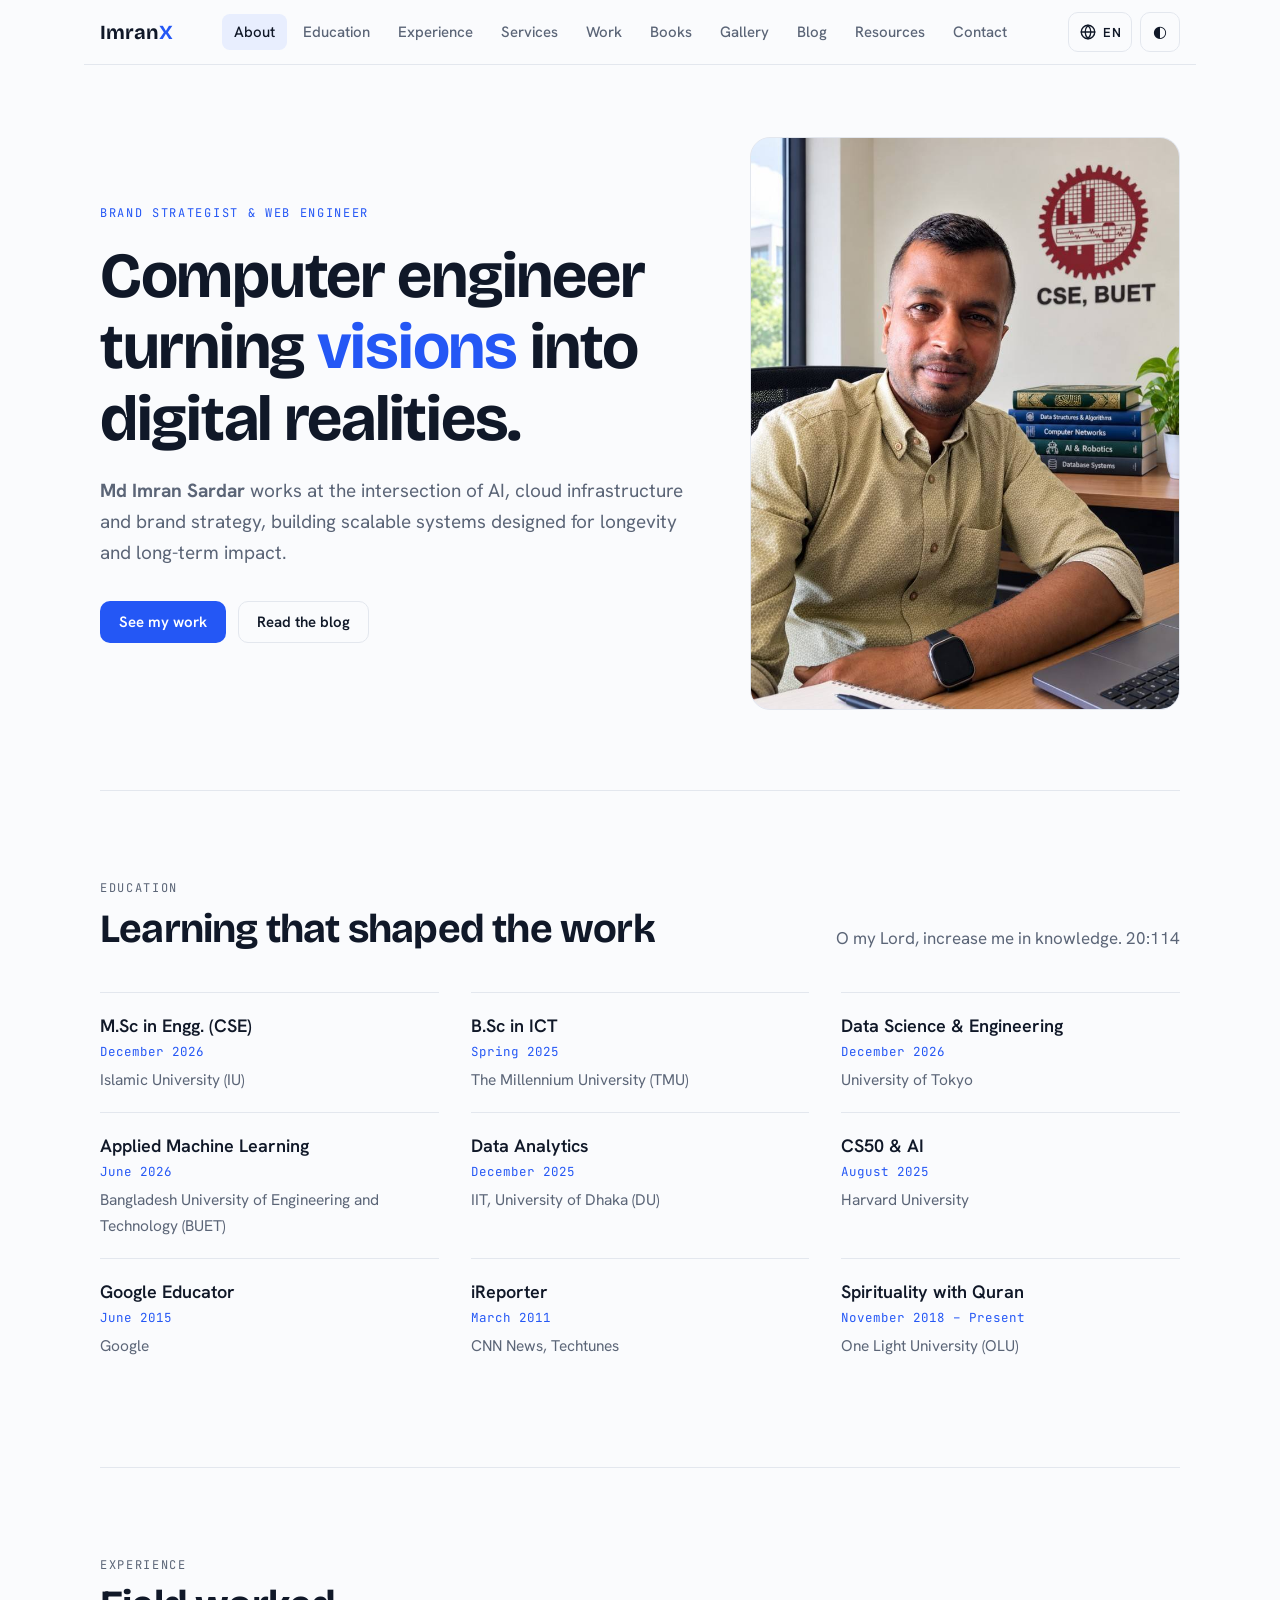
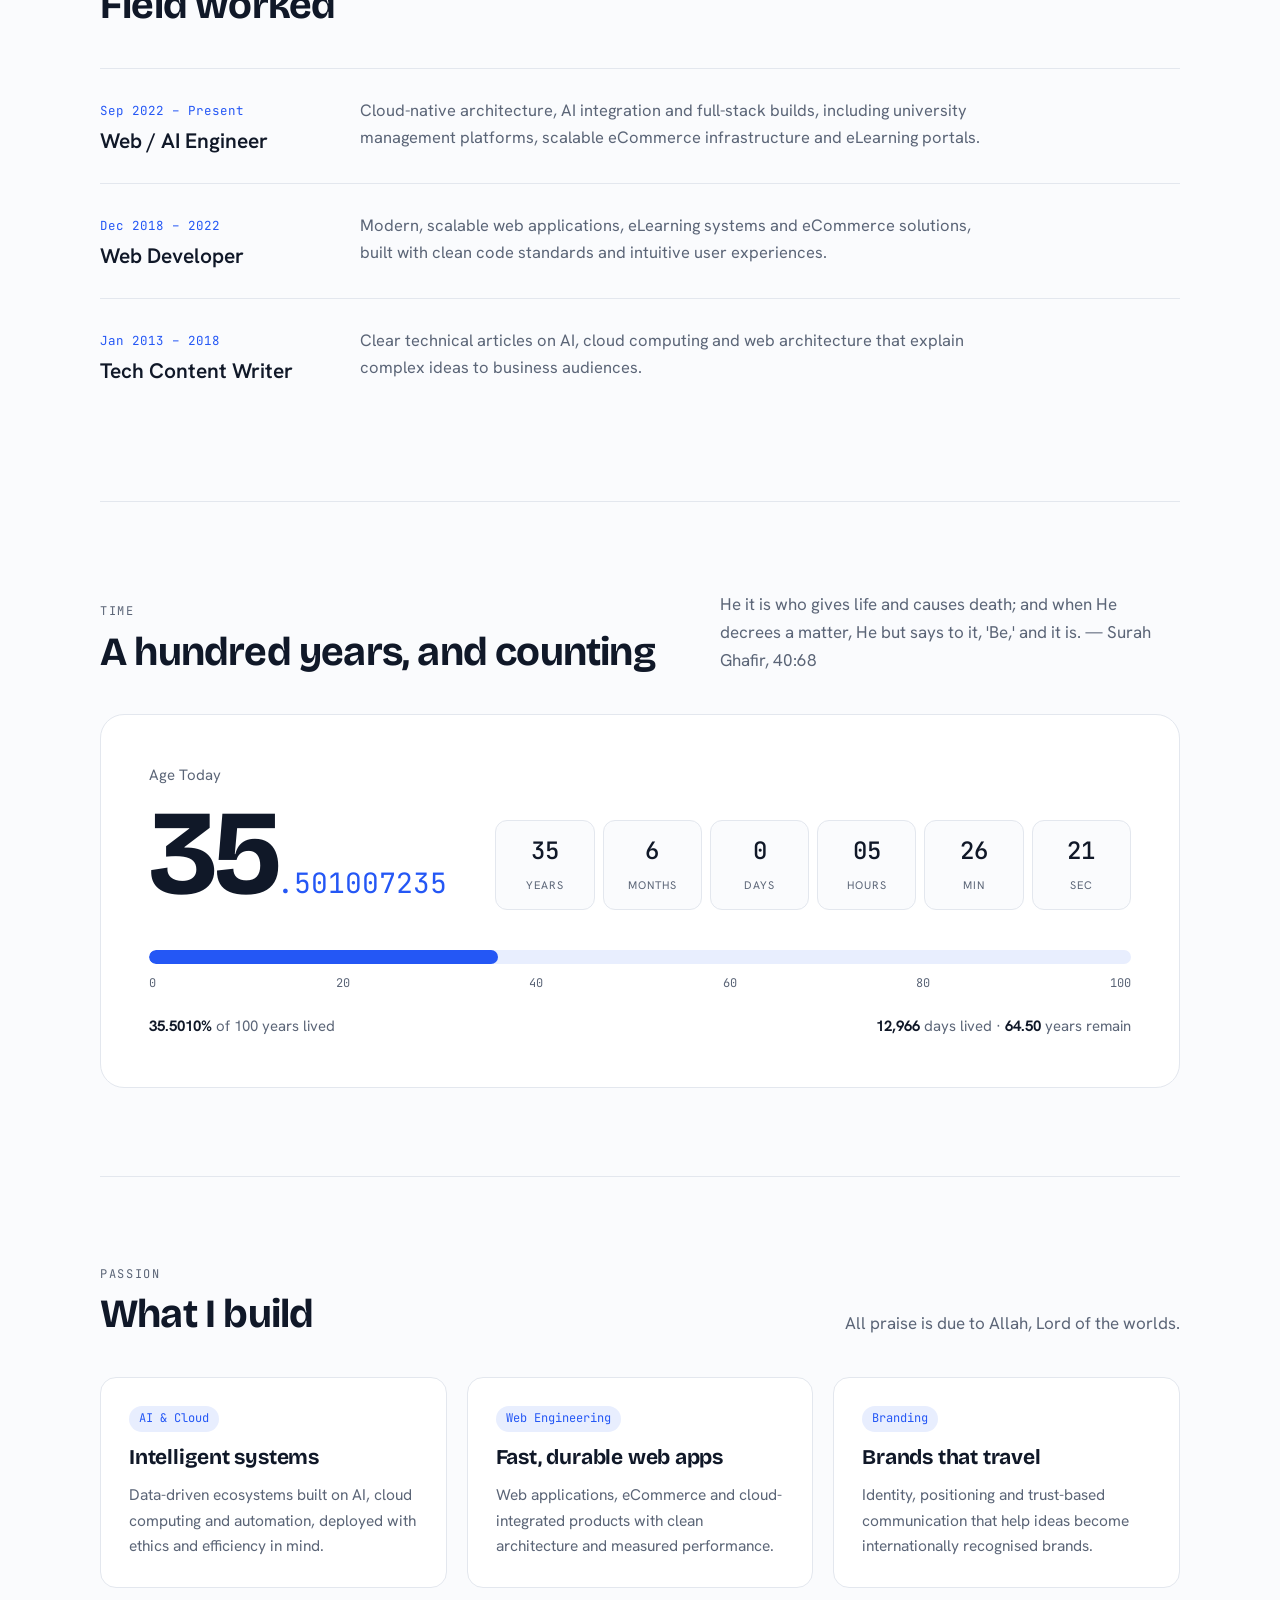
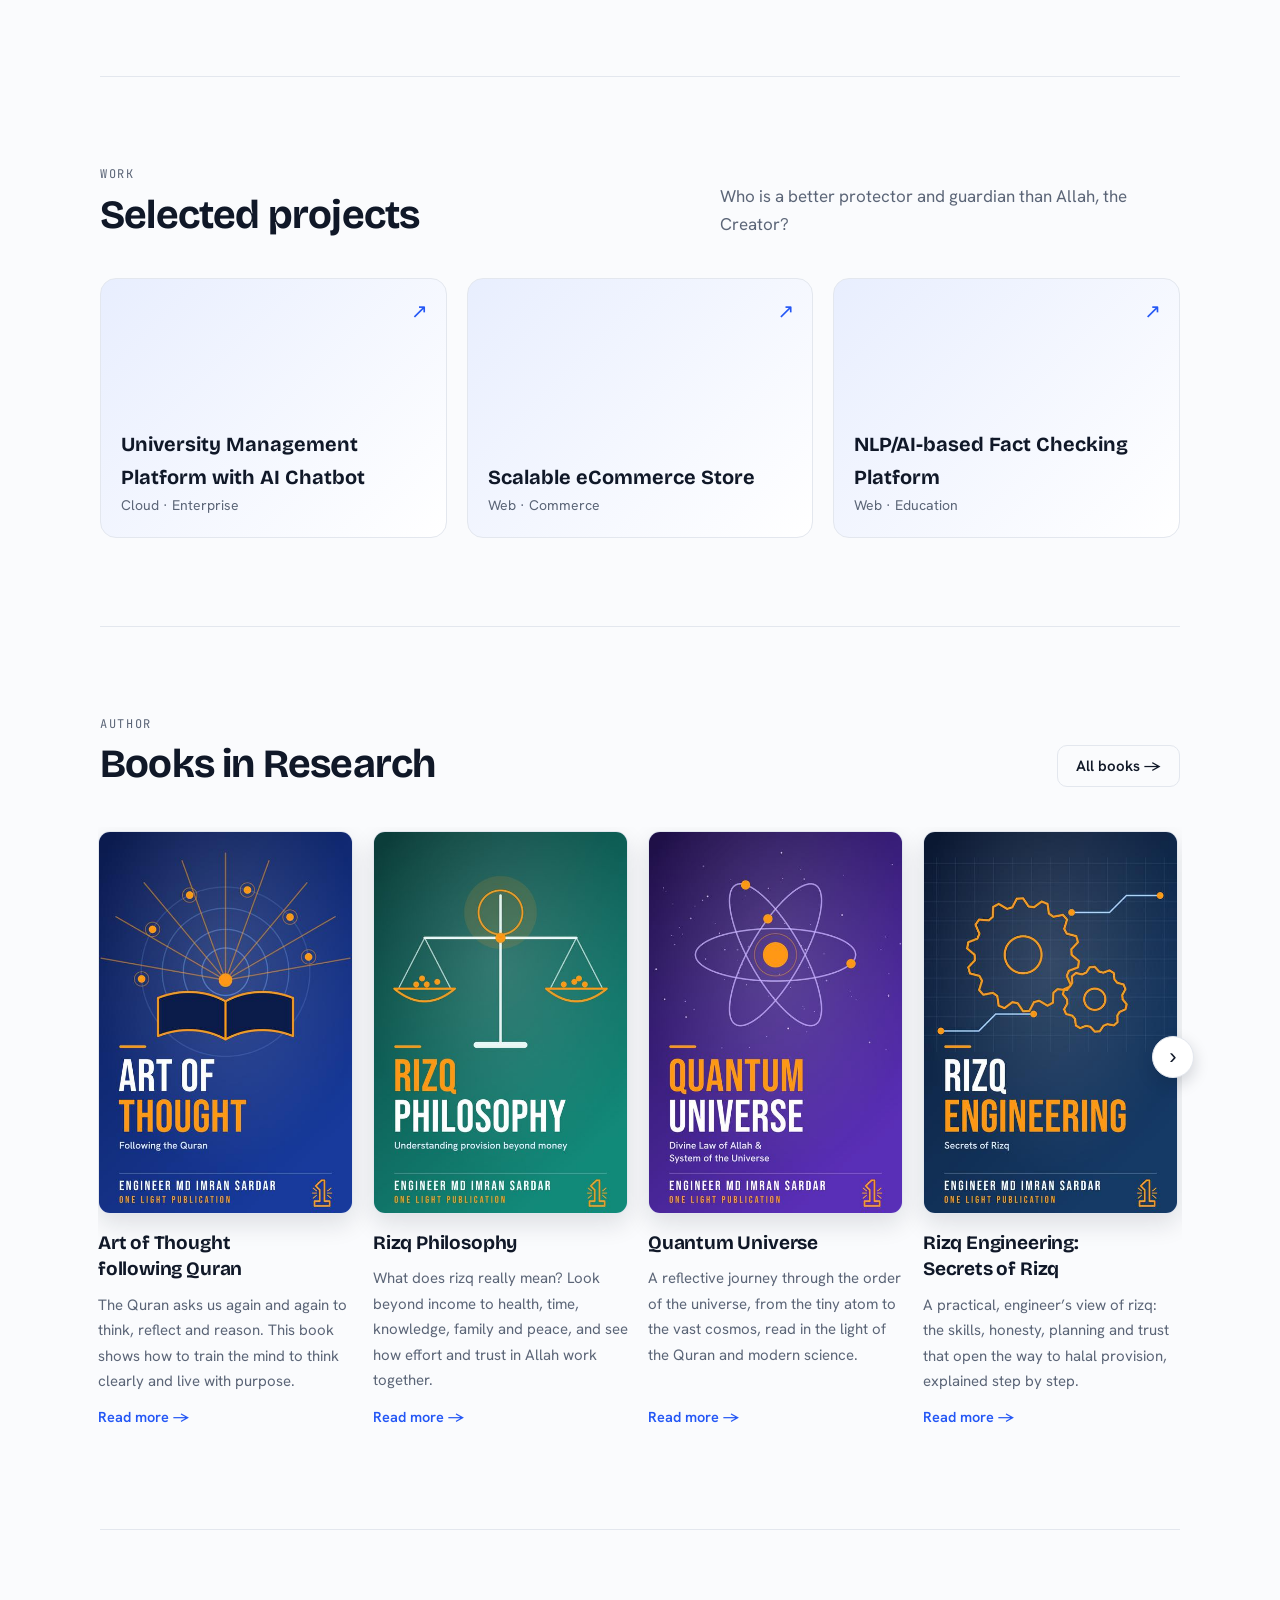
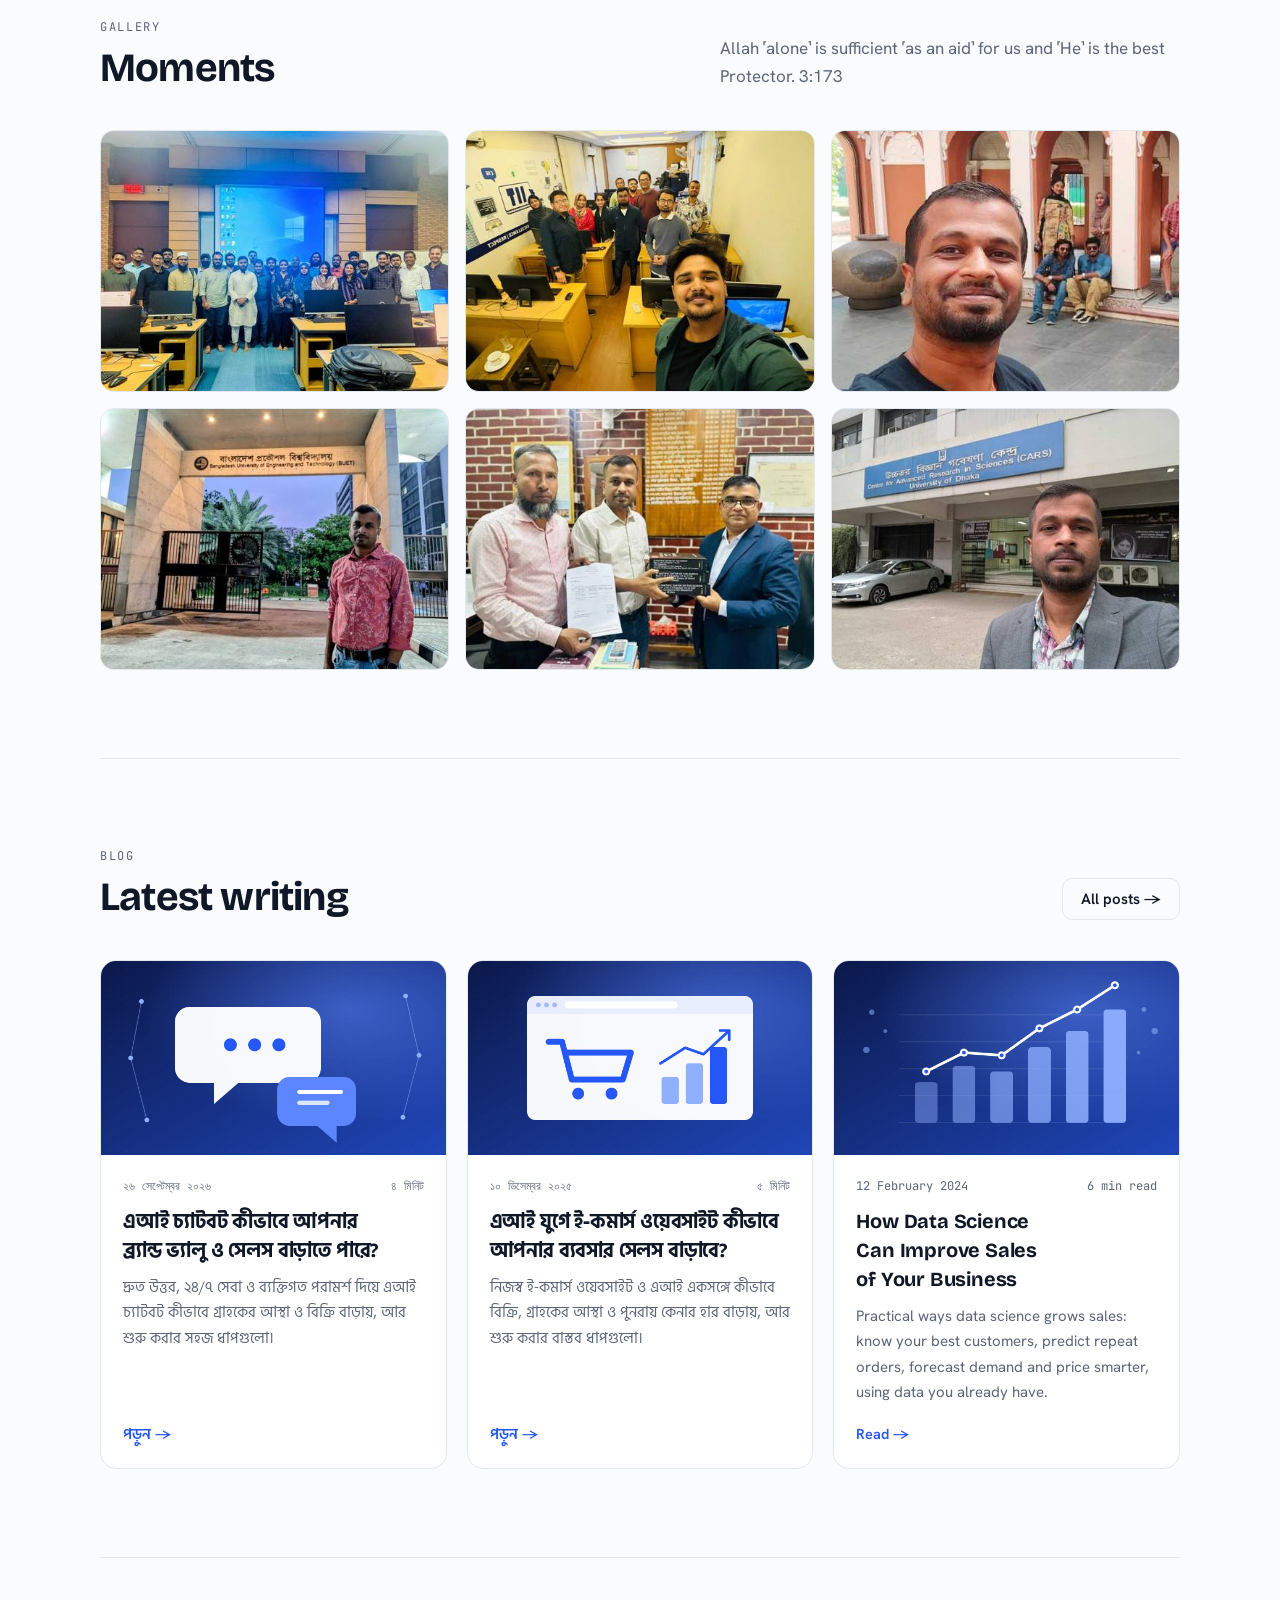
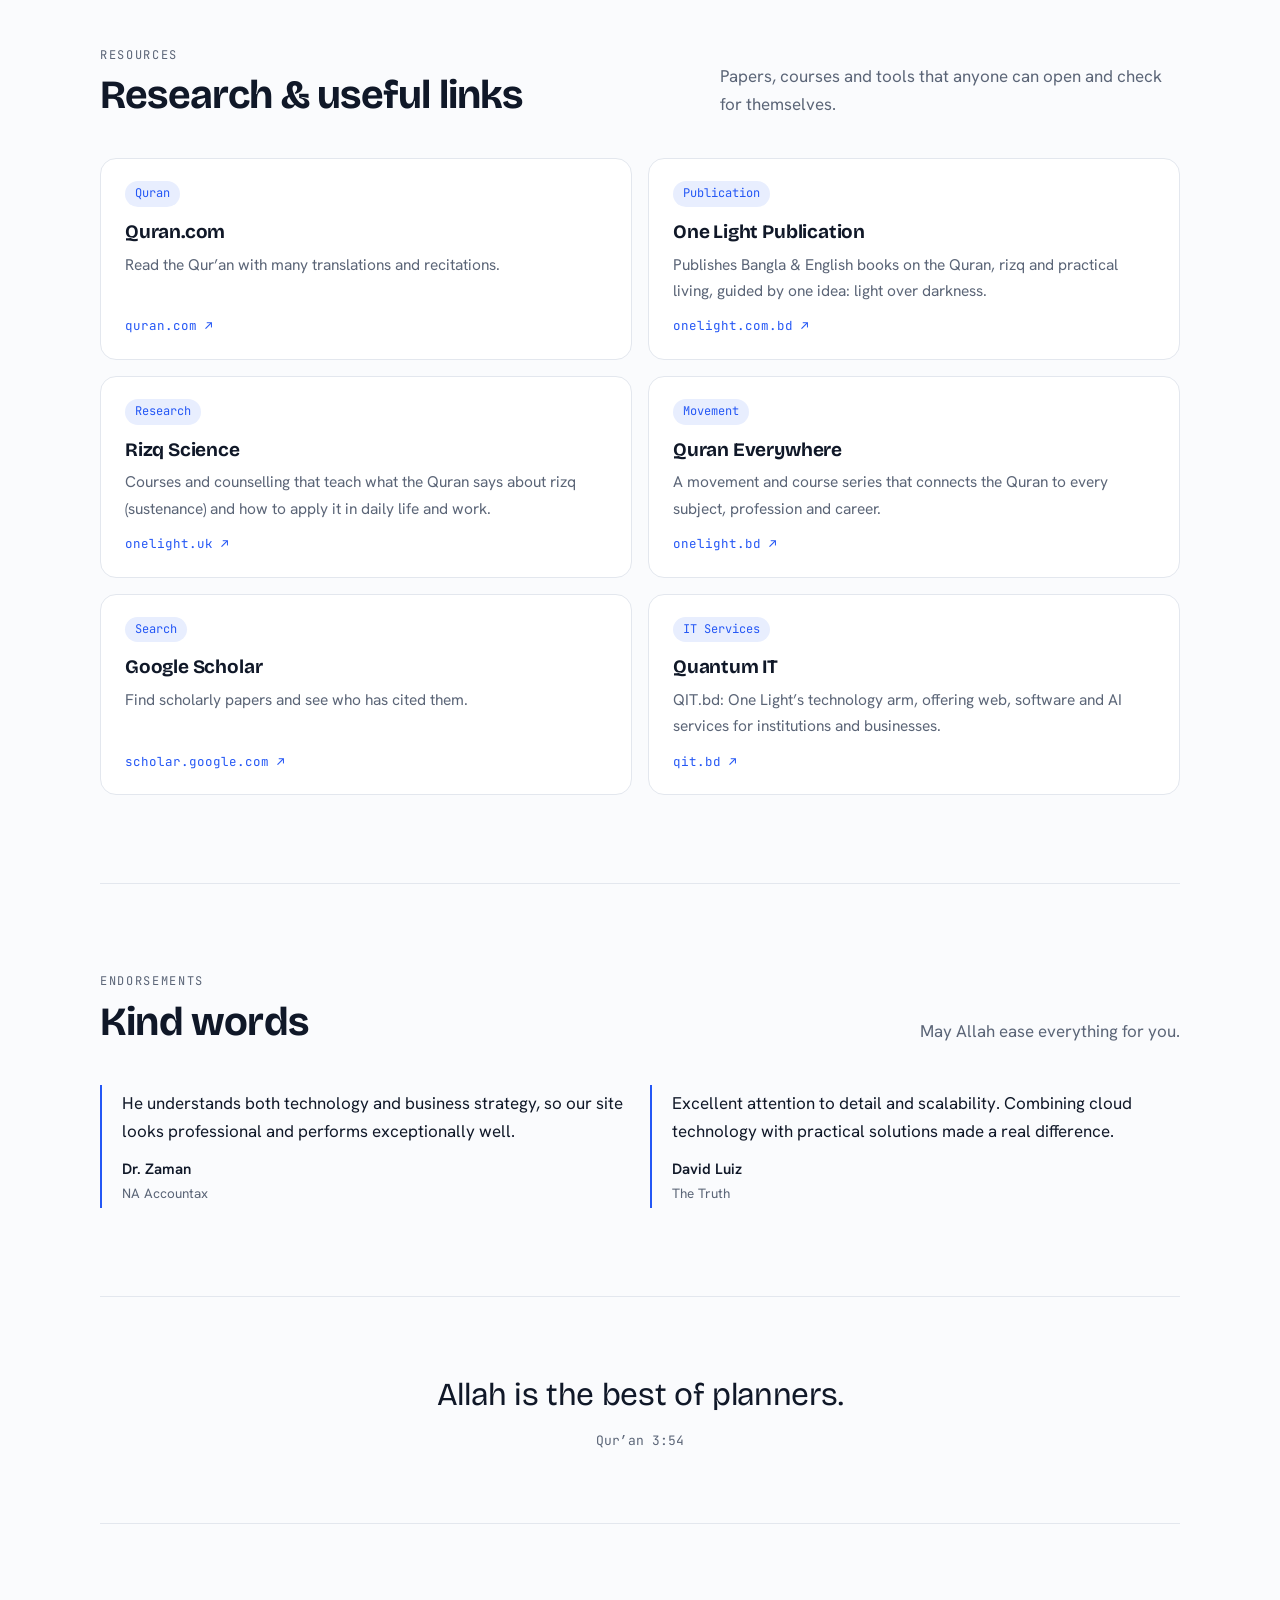
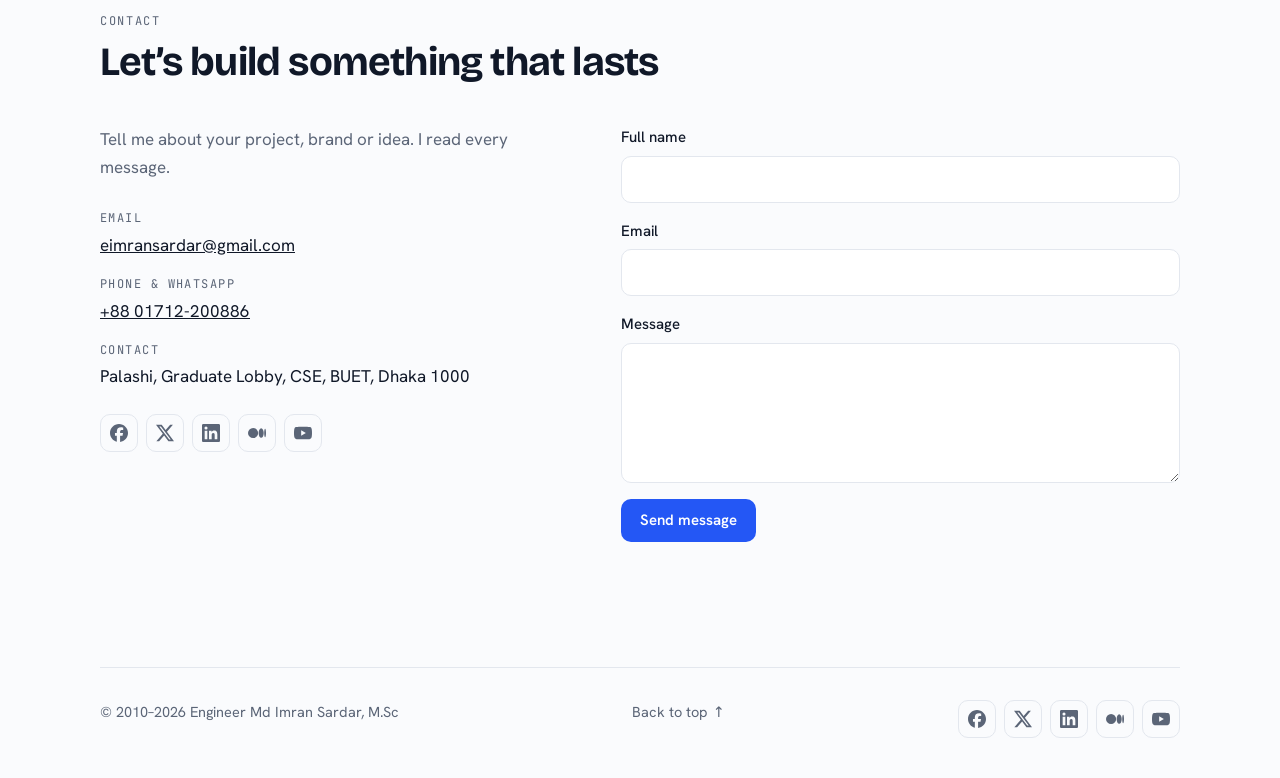
<file: index.html>
<!doctype html>
<html lang="en">
<head>
<meta charset="utf-8">
<meta name="viewport" content="width=device-width, initial-scale=1, viewport-fit=cover">
<meta name="claude:viewport-fit-sides" content="cover">
<title>Md Imran Sardar | Web & AI Engineer</title>
<meta name="description" content="Md Imran Sardar (ImranX) is a computer engineer, web and AI engineer and brand strategist building cloud, AI and web systems. Based at CSE, BUET, Dhaka, Bangladesh.">
<link rel="canonical" href="https://imranx.com/">
<meta name="robots" content="index,follow,max-image-preview:large">
<meta property="og:type" content="website">
<meta property="og:site_name" content="ImranX">
<meta property="og:title" content="Md Imran Sardar | Computer Engineer and Web/AI Engineer">
<meta property="og:description" content="Md Imran Sardar (ImranX) is a computer engineer, web and AI engineer and brand strategist building cloud, AI and web systems. Based at CSE, BUET, Dhaka, Bangladesh.">
<meta property="og:url" content="https://imranx.com/">
<meta property="og:image" content="https://imranx.com/images/og-cover.jpg">
<meta name="twitter:card" content="summary_large_image">
<link rel="icon" href="favicon.svg" type="image/svg+xml">
<link rel="icon" href="favicon.ico" sizes="48x48">
<link rel="icon" href="favicon-48.png" type="image/png" sizes="48x48">
<link rel="apple-touch-icon" href="apple-touch-icon.png">
<link rel="manifest" href="site.webmanifest">
<meta name="theme-color" content="#2457f5">
<script type="application/ld+json">
{
  "@context": "https://schema.org",
  "@graph": [
    {
      "@type": "Person",
      "@id": "https://imranx.com/#person",
      "name": "Md Imran Sardar",
      "alternateName": "ImranX",
      "url": "https://imranx.com/",
      "image": "https://imranx.com/images/Portrait_Engineer_Md_Imran_Sardar.jpg",
      "jobTitle": "Computer Engineer, Web and AI Engineer, Brand Strategist",
      "description": "Computer engineer and brand strategist blending AI, data science, cloud infrastructure and brand strategy to build scalable digital systems.",
      "affiliation": {
        "@type": "CollegeOrUniversity",
        "name": "Bangladesh University of Engineering and Technology (BUET), Department of CSE",
        "url": "https://www.buet.ac.bd"
      },
      "alumniOf": [
        {
          "@type": "CollegeOrUniversity",
          "name": "Islamic University Bangladesh (IU)"
        }
      ],
      "knowsAbout": [
        "Artificial Intelligence",
        "Cloud computing",
        "Web engineering",
        "Data science",
        "Brand strategy",
        "eCommerce",
        "eLearning platforms"
      ],
      "knowsLanguage": [
        "bn",
        "en"
      ],
      "sameAs": [
        "https://www.facebook.com/imransardarx",
        "https://www.linkedin.com/in/imranxs/",
        "https://x.com/imranxsardar",
        "https://medium.com/@isardar",
        "https://www.youtube.com/@engineerimransardar"
      ]
    },
    {
      "@type": "WebSite",
      "@id": "https://imranx.com/#website",
      "url": "https://imranx.com/",
      "name": "ImranX",
      "inLanguage": [
        "en",
        "bn"
      ],
      "publisher": {
        "@id": "https://imranx.com/#person"
      }
    }
  ]
}
</script>
<link rel="preconnect" href="https://fonts.googleapis.com">
<link rel="preconnect" href="https://fonts.gstatic.com" crossorigin>
<link rel="preload" as="style" href="https://fonts.googleapis.com/css2?family=Bricolage+Grotesque:wght@700&family=Hanken+Grotesk:wght@400;600&family=Hind+Siliguri:wght@400;600&family=JetBrains+Mono:wght@400&display=swap" onload="this.onload=null;this.rel='stylesheet'">
<noscript><link rel="stylesheet" href="https://fonts.googleapis.com/css2?family=Bricolage+Grotesque:wght@700&family=Hanken+Grotesk:wght@400;600&family=Hind+Siliguri:wght@400;600&family=JetBrains+Mono:wght@400&display=swap"></noscript>
<link rel="preload" as="image" href="images/Portrait_Engineer_Md_Imran_Sardar.jpg" fetchpriority="high">
<link rel="stylesheet" href="style.css">
<style>
/* Homepage-only styles. Shared header, buttons, tokens and footer live in style.css. */
body { line-height: 1.65; }
h1, h2 { line-height: 1.12; letter-spacing: -0.02em; }
section { padding-block: 88px; border-top: 1px solid var(--line); }
.sec-head { display: flex; flex-wrap: wrap; align-items: end; justify-content: space-between; gap: 12px 24px; margin-bottom: 40px; }
.sec-head h2 { font-size: clamp(28px, 4vw, 40px); margin-top: 8px; }
.sec-head p { color: var(--muted); max-width: 46ch; }
@media (max-width: 820px) { section { padding-block: 64px; } }

/* hero */
.hero { border-top: 0; padding-block: 72px 80px; display: grid; grid-template-columns: 1.4fr 1fr; gap: 48px; align-items: center; }
.hero > * { min-width: 0; }
.hero h1 { font-size: clamp(36px, 6vw, 64px); margin-block: 16px 20px; }
.hero h1 em { font-style: normal; color: var(--accent); }
.hero .lede { color: var(--muted); font-size: 19px; max-width: 54ch; }
.hero .cta { display: flex; flex-wrap: wrap; gap: 12px; margin-top: 32px; }
.portrait { aspect-ratio: 3 / 4; max-width: 100%; border-radius: 20px; background: var(--accent-soft); border: 1px solid var(--line); display: grid; place-items: center; position: relative; overflow: hidden; }
.portrait b { font-family: var(--font-display); font-size: clamp(72px, 12vw, 120px); color: var(--accent); letter-spacing: -0.04em; }
.portrait img { position: absolute; inset: 0; width: 100%; height: 100%; object-fit: cover; object-position: center top; }
@media (max-width: 820px) { .hero { grid-template-columns: 1fr; gap: 32px; } .portrait { width: 100%; max-width: 340px; margin-inline: auto; } }

/* education + experience */
.edu { display: grid; grid-template-columns: repeat(3, minmax(0, 1fr)); gap: 0 32px; }
.entry { padding-block: 20px; border-top: 1px solid var(--line); }
.entry h3 { font: 600 18px/1.4 var(--font-body); letter-spacing: 0; }
.entry .when { font-family: var(--font-mono); font-size: 12.5px; color: var(--accent); margin-block: 4px; }
.entry p { color: var(--muted); font-size: 15.5px; }
@media (max-width: 900px) { .edu { grid-template-columns: 1fr 1fr; } }
@media (max-width: 560px) { .edu { grid-template-columns: 1fr; } }
.exp .entry { display: grid; grid-template-columns: 220px 1fr; gap: 8px 40px; padding-block: 28px; }
.exp .entry > * { min-width: 0; }
.exp .entry h3 { font-size: 21px; }
.exp .entry p.d { font-size: 16.5px; max-width: 70ch; }
@media (max-width: 700px) { .exp .entry { grid-template-columns: 1fr; } }

/* life counter */
.life { background: var(--surface); border: 1px solid var(--line); border-radius: 24px; padding: clamp(24px, 4vw, 48px); }
.life-top { display: grid; grid-template-columns: auto 1fr; gap: 16px 48px; align-items: end; }
.life-top > * { min-width: 0; }
.age { font-family: var(--font-display); font-weight: 700; font-size: clamp(56px, 11vw, 120px); line-height: .95; letter-spacing: -0.04em; font-variant-numeric: tabular-nums; }
.age .dec { font-family: var(--font-mono); font-weight: 400; font-size: clamp(16px, 3vw, 28px); color: var(--accent); letter-spacing: 0; }
.age-label { color: var(--muted); font-size: 15px; margin-bottom: 8px; }
.units { display: grid; grid-template-columns: repeat(6, minmax(0, 1fr)); gap: 8px; }
.unit { background: var(--bg); border: 1px solid var(--line); border-radius: 12px; padding: 12px 8px; text-align: center; }
.unit b { display: block; font-family: var(--font-mono); font-weight: 500; font-size: clamp(16px, 2.6vw, 24px); font-variant-numeric: tabular-nums; line-height: 1.5; }
.unit span { font-size: 11px; letter-spacing: .1em; text-transform: uppercase; color: var(--muted); }
.track { margin-top: 40px; position: relative; height: 14px; border-radius: 99px; background: var(--accent-soft); overflow: hidden; }
.fill { position: absolute; inset: 0 auto 0 0; width: 0; border-radius: 99px; background: var(--accent); transition: width 1.2s cubic-bezier(.2,.7,.2,1); }
.ticks { display: flex; justify-content: space-between; margin-top: 10px; font-family: var(--font-mono); font-size: 12px; color: var(--muted); }
.life-foot { display: flex; flex-wrap: wrap; justify-content: space-between; gap: 8px 24px; margin-top: 20px; font-size: 15px; color: var(--muted); }
.life-foot strong { color: var(--ink); font-variant-numeric: tabular-nums; }
@media (max-width: 820px) { .life-top { grid-template-columns: 1fr; } .units { grid-template-columns: repeat(3, minmax(0, 1fr)); } }

/* services, work */
.grid3 { display: grid; grid-template-columns: repeat(3, minmax(0, 1fr)); gap: 20px; }
.card { background: var(--surface); border: 1px solid var(--line); border-radius: 16px; padding: 28px; display: flex; flex-direction: column; gap: 12px; transition: border-color .2s ease, transform .2s ease; }
.card:hover { border-color: var(--accent); transform: translateY(-3px); }
.card h3 { font-size: 21px; line-height: 1.25; }
.card p { color: var(--muted); font-size: 15.5px; }
.tag { align-self: flex-start; font-family: var(--font-mono); font-size: 12px; padding: 3px 10px; border-radius: 99px; background: var(--accent-soft); color: var(--accent); }
@media (max-width: 900px) { .grid3 { grid-template-columns: 1fr; } }
.tile { aspect-ratio: 4 / 3; max-width: 100%; border-radius: 16px; border: 1px solid var(--line); background: linear-gradient(135deg, var(--accent-soft), var(--surface)); padding: 20px; display: flex; flex-direction: column; justify-content: flex-end; text-decoration: none; position: relative; overflow: hidden; }
.tile::after { content: "↗"; position: absolute; top: 16px; right: 18px; color: var(--accent); font-size: 20px; transition: transform .2s ease; }
.tile:hover::after { transform: translate(3px, -3px); }
.tile b { font-family: var(--font-display); font-size: 20px; }
.tile span { color: var(--muted); font-size: 14px; }
.work { display: grid; grid-template-columns: repeat(3, minmax(0, 1fr)); gap: 20px; }
@media (max-width: 900px) { .work { grid-template-columns: 1fr 1fr; } }
@media (max-width: 520px) { .work { grid-template-columns: 1fr; } }

/* gallery */
.gallery { display: grid; grid-template-columns: repeat(3, minmax(0, 1fr)); gap: 16px; }
.shot { position: relative; aspect-ratio: 4 / 3; max-width: 100%; border: 1px solid var(--line); border-radius: 14px; overflow: hidden; background: var(--accent-soft); padding: 0; cursor: zoom-in; display: grid; place-items: center; color: var(--accent); font-family: var(--font-mono); font-size: 12px; letter-spacing: .12em; }
.shot img { position: absolute; inset: 0; width: 100%; height: 100%; object-fit: cover; transition: transform .4s ease; }
.shot:hover img { transform: scale(1.04); }
.shot.ph { cursor: default; }
@media (max-width: 700px) { .gallery { grid-template-columns: 1fr 1fr; gap: 10px; } }
.lightbox { position: fixed; inset: 0; z-index: 50; background: rgba(8, 11, 18, .92); display: grid; place-items: center; padding: 24px; }
.lightbox[hidden] { display: none; }
.lightbox img { max-width: min(100%, 1100px); max-height: 85vh; border-radius: 12px; }
.lightbox button { position: absolute; top: calc(16px + env(safe-area-inset-top, 0px)); right: 16px; width: 44px; height: 44px; border-radius: 50%; border: 1px solid rgba(255,255,255,.3); background: rgba(255,255,255,.08); color: #fff; font-size: 20px; cursor: pointer; }

/* blog preview */
.posts { display: grid; grid-template-columns: repeat(3, minmax(0, 1fr)); gap: 20px; }
.post { background: var(--surface); border: 1px solid var(--line); border-radius: 16px; overflow: hidden; display: flex; flex-direction: column; text-decoration: none; transition: border-color .2s ease, transform .2s ease; }
.post:hover { border-color: var(--accent); transform: translateY(-3px); }
.post .thumb { aspect-ratio: 16 / 9; background: var(--accent-soft); display: grid; place-items: center; font-size: 14px; color: var(--accent); font-weight: 600; }
.post .body { padding: 22px; display: flex; flex-direction: column; gap: 10px; flex: 1; }
.post .meta { font-family: var(--font-mono); font-size: 12px; color: var(--muted); display: flex; justify-content: space-between; gap: 8px; }
.post h3 { font-size: 20px; line-height: 1.45; }
.post p { color: var(--muted); font-size: 15px; line-height: 1.7; }
.post .more { margin-top: auto; padding-top: 6px; color: var(--accent); font-weight: 600; font-size: 14.5px; }
@media (max-width: 900px) { .posts { grid-template-columns: 1fr; } }

/* endorsements, verse, contact */
.quotes { display: grid; grid-template-columns: 1fr 1fr; gap: 20px; }
.quote { margin: 0; border-left: 2px solid var(--accent); padding: 4px 0 4px 20px; }
.quote p { font-size: 17px; }
.quote cite { display: block; margin-top: 12px; font-style: normal; font-weight: 600; font-size: 15px; }
.quote cite span { display: block; font-weight: 400; color: var(--muted); font-size: 13.5px; }
@media (max-width: 820px) { .quotes { grid-template-columns: 1fr; } }
.verse { text-align: center; padding-block: 72px; border-top: 1px solid var(--line); }
.verse p { font-family: var(--font-display); font-size: clamp(22px, 3.4vw, 32px); letter-spacing: -0.01em; text-wrap: balance; }
.verse span { display: block; margin-top: 8px; font-family: var(--font-mono); font-size: 13px; color: var(--muted); }
.contact { display: grid; grid-template-columns: 1fr 1.2fr; gap: 56px; }
.contact > * { min-width: 0; }
.contact dl { margin: 28px 0 0; display: grid; gap: 16px; }
.contact dt { font-family: var(--font-mono); font-size: 12px; letter-spacing: .12em; text-transform: uppercase; color: var(--muted); }
.contact dd { margin: 2px 0 0; overflow-wrap: anywhere; }
form { display: grid; gap: 16px; }
label { display: grid; gap: 6px; font-weight: 500; font-size: 15px; }
input, textarea { font: 400 16px var(--font-body); color: var(--ink); background: var(--surface); border: 1px solid var(--line); border-radius: 10px; padding: 12px 14px; width: 100%; }
input:focus, textarea:focus { outline: 2px solid var(--accent); outline-offset: 1px; border-color: var(--accent); }
textarea { min-height: 140px; resize: vertical; }
#formMsg { font-size: 15px; color: var(--accent); min-height: 1.4em; }
@media (max-width: 820px) { .contact { grid-template-columns: 1fr; gap: 36px; } }
@media (prefers-reduced-motion: reduce) { .fill, .card, .post, .btn, .shot img { transition: none; } }

/* books */
.books-wrap { position: relative; }
.books { display: flex; gap: 20px; overflow-x: auto; scroll-snap-type: x mandatory; scroll-behavior: smooth; padding-block: 4px 12px; margin-inline: -2px; padding-inline: 2px; scrollbar-width: thin; }
.book { flex: 0 0 calc((100% - 60px) / 4); min-width: 200px; scroll-snap-align: start; display: flex; flex-direction: column; gap: 10px; }
.book .cover { display: block; aspect-ratio: 2 / 3; border-radius: 12px; overflow: hidden; border: 1px solid var(--line); background: var(--accent-soft); box-shadow: 0 10px 24px rgba(16, 24, 40, .12); transition: transform .2s ease, box-shadow .2s ease; }
.book .cover:hover { transform: translateY(-4px); box-shadow: 0 16px 30px rgba(16, 24, 40, .18); }
.book .cover img { display: block; width: 100%; height: 100%; object-fit: cover; }
.book h3 { font-size: 19px; line-height: 1.4; margin-top: 6px; }
.book h3 a { text-decoration: none; }
.book h3 a:hover { color: var(--accent); }
.book p { color: var(--muted); font-size: 15px; line-height: 1.7; display: -webkit-box; -webkit-line-clamp: 5; -webkit-box-orient: vertical; overflow: hidden; }
.book .more { margin-top: auto; color: var(--accent); font-weight: 600; font-size: 14.5px; text-decoration: none; }
.book .more:hover { text-decoration: underline; }
.car-btn { position: absolute; top: 34%; z-index: 2; width: 42px; height: 42px; border-radius: 50%; border: 1px solid var(--line); background: var(--surface); color: var(--ink); font-size: 22px; line-height: 1; cursor: pointer; box-shadow: 0 6px 16px rgba(16, 24, 40, .18); display: grid; place-items: center; }
.car-btn:hover { background: var(--accent-soft); }
.car-btn[disabled] { opacity: 0; pointer-events: none; }
.car-btn.prev { left: -14px; } .car-btn.next { right: -14px; }
@media (max-width: 900px) { .book { flex-basis: calc((100% - 20px) / 2); } }
@media (max-width: 560px) { .book { flex-basis: 70%; } .car-btn { display: none; } }

/* resources */
.res-grid { display: grid; grid-template-columns: repeat(2, minmax(0, 1fr)); gap: 16px; }
.res { background: var(--surface); border: 1px solid var(--line); border-radius: 16px; padding: 22px 24px; display: flex; flex-direction: column; gap: 6px; text-decoration: none; transition: border-color .2s ease, transform .2s ease; }
.res:hover { border-color: var(--accent); transform: translateY(-3px); }
.res .rtype { align-self: flex-start; font-family: var(--font-mono); font-size: 12px; padding: 3px 10px; border-radius: 99px; background: var(--accent-soft); color: var(--accent); }
.res h3 { font-size: 19px; line-height: 1.4; margin-top: 6px; }
.res p { color: var(--muted); font-size: 15.5px; line-height: 1.7; }
.res .rsrc { margin-top: auto; padding-top: 6px; font-family: var(--font-mono); font-size: 12.5px; color: var(--accent); overflow-wrap: anywhere; }
@media (max-width: 760px) { .res-grid { grid-template-columns: 1fr; } }
@media (prefers-reduced-motion: reduce) { .book .cover, .res, .books { transition: none; scroll-behavior: auto; } }
</style>
</head>
<body>
<div class="wrap">
<header class="top">
  <div class="bar">
    <a class="brand" href="#top">Imran<span>X</span></a>
    <nav id="nav" aria-label="Primary">
      <ul>
        <li><a href="#about">About</a></li>
        <li><a href="#education">Education</a></li>
        <li><a href="#experience">Experience</a></li>
        <li><a href="#services">Services</a></li>
        <li><a href="#work">Work</a></li>
        <li><a href="#books">Books</a></li>
        <li><a href="#gallery">Gallery</a></li>
        <li><a href="blog.html">Blog</a></li>
        <li><a href="#resources">Resources</a></li>
        <li><a href="#contact">Contact</a></li>
      </ul>
    </nav>
    <div class="actions">
      <button class="icon-btn" id="themeBtn" type="button" aria-label="Toggle light and dark theme">◐</button>
      <button class="icon-btn" id="menuBtn" type="button" aria-label="Open menu" aria-expanded="false" aria-controls="nav">☰</button>
    </div>
  </div>
</header>

<main id="top">
  <!-- ABOUT -->
  <section class="hero" id="about">
    <div>
      <p class="eyebrow">Brand Strategist &amp; Web Engineer</p>
      <h1>Computer engineer turning <em>visions</em> into digital realities.</h1>
      <p class="lede"><strong>Md Imran Sardar</strong> works at the intersection of AI, cloud infrastructure and brand strategy, building scalable systems designed for longevity and long-term impact.</p>
      <div class="cta">
        <a class="btn" href="#work">See my work</a>
        <a class="btn ghost" href="blog.html">Read the blog</a>
      </div>
    </div>
    <!-- Your portrait: images/Portrait_Engineer_Md_Imran_Sardar.jpg. If the file is missing, the initials show instead. -->
    <div class="portrait">
      <b aria-hidden="true">MI</b>
      <img src="images/Portrait_Engineer_Md_Imran_Sardar.jpg" alt="Md Imran Sardar, computer engineer and brand strategist" width="800" height="1000" fetchpriority="high" decoding="async" onerror="this.remove()">
    </div>
  </section>

  <!-- EDUCATION (9 entries) -->
  <section id="education">
    <div class="sec-head">
      <div><p class="eyebrow">Education</p><h2>Learning that shaped the work</h2></div>
      <p>O my Lord, increase me in knowledge. 20:114</p>
    </div>
    <div class="edu">
      <div class="entry"><h3>M.Sc in Engg. (CSE)</h3><p class="when">December 2026</p><p>Islamic University (IU)</p></div>
      <div class="entry"><h3>B.Sc in ICT</h3><p class="when">Spring 2025</p><p>The Millennium University (TMU)</p></div>
      <div class="entry"><h3>Data Science &amp; Engineering</h3><p class="when">December 2026</p><p>University of Tokyo</p></div>
      <div class="entry"><h3>Applied Machine Learning</h3><p class="when">June 2026</p><p>Bangladesh University of Engineering and Technology (BUET)</p></div>
      <div class="entry"><h3>Data Analytics</h3><p class="when">December 2025</p><p>IIT, University of Dhaka (DU)</p></div>
      <div class="entry"><h3>CS50 &amp; AI</h3><p class="when">August 2025</p><p>Harvard University</p></div>
      <div class="entry"><h3>Google Educator</h3><p class="when">June 2015</p><p>Google</p></div>
      <div class="entry"><h3>iReporter</h3><p class="when">March 2011</p><p>CNN News, Techtunes</p></div>
      <div class="entry"><h3>Spirituality with Quran</h3><p class="when">November 2018 – Present</p><p>One Light University (OLU)</p></div>
    </div>
  </section>

  <!-- EXPERIENCE -->
  <section id="experience">
    <div class="sec-head">
      <div><p class="eyebrow">Experience</p><h2>Field worked</h2></div>
    </div>
    <div class="exp">
      <div class="entry"><div><p class="when">Sep 2022 – Present</p><h3>Web / AI Engineer</h3></div><p class="d">Cloud-native architecture, AI integration and full-stack builds, including university management platforms, scalable eCommerce infrastructure and eLearning portals.</p></div>
      <div class="entry"><div><p class="when">Dec 2018 – 2022</p><h3>Web Developer</h3></div><p class="d">Modern, scalable web applications, eLearning systems and eCommerce solutions, built with clean code standards and intuitive user experiences.</p></div>
      <div class="entry"><div><p class="when">Jan 2013 – 2018</p><h3>Tech Content Writer</h3></div><p class="d">Clear technical articles on AI, cloud computing and web architecture that explain complex ideas to business audiences.</p></div>
    </div>
  </section>

  <!-- AGE / TIME -->
  <section id="life">
    <div class="sec-head">
      <div><p class="eyebrow">Time</p><h2>A hundred years, and counting</h2></div>
      <p>He it is who gives life and causes death; and when He decrees a matter, He but says to it, 'Be,' and it is. — Surah Ghafir, 40:68</p>
    </div>
    <div class="life">
      <div class="life-top">
        <div>
          <p class="age-label">Age Today</p>
          <div class="age"><span id="ageInt">0</span><span class="dec" id="ageDec">.000000000</span></div>
        </div>
        <div class="units" aria-label="Age breakdown">
          <div class="unit"><b id="uY">0</b><span>years</span></div>
          <div class="unit"><b id="uM">0</b><span>months</span></div>
          <div class="unit"><b id="uD">0</b><span>days</span></div>
          <div class="unit"><b id="uH">00</b><span>hours</span></div>
          <div class="unit"><b id="uMin">00</b><span>min</span></div>
          <div class="unit"><b id="uS">00</b><span>sec</span></div>
        </div>
      </div>
      <div class="track" role="progressbar" aria-label="Share of 100 years lived" aria-valuemin="0" aria-valuemax="100" aria-valuenow="0" id="track">
        <div class="fill" id="fill"></div>
      </div>
      <div class="ticks"><span>0</span><span>20</span><span>40</span><span>60</span><span>80</span><span>100</span></div>
      <div class="life-foot">
        <span><strong id="pct">0%</strong> of 100 years lived</span>
        <span><strong id="days">0</strong> days lived · <strong id="left">0</strong> years remain</span>
      </div>
    </div>
  </section>

  <!-- SERVICES -->
  <section id="services">
    <div class="sec-head">
      <div><p class="eyebrow">Passion</p><h2>What I build</h2></div>
      <p>All praise is due to Allah, Lord of the worlds.</p>
    </div>
    <div class="grid3">
      <article class="card"><span class="tag">AI &amp; Cloud</span><h3>Intelligent systems</h3><p>Data-driven ecosystems built on AI, cloud computing and automation, deployed with ethics and efficiency in mind.</p></article>
      <article class="card"><span class="tag">Web Engineering</span><h3>Fast, durable web apps</h3><p>Web applications, eCommerce and cloud-integrated products with clean architecture and measured performance.</p></article>
      <article class="card"><span class="tag">Branding</span><h3>Brands that travel</h3><p>Identity, positioning and trust-based communication that help ideas become internationally recognised brands.</p></article>
    </div>
  </section>

  <!-- WORK -->
  <section id="work">
    <div class="sec-head">
      <div><p class="eyebrow">Work</p><h2>Selected projects</h2></div>
      <p>Who is a better protector and guardian than Allah, the Creator?</p>
    </div>
    <div class="work">
      <a class="tile" href="#work"><b>University Management Platform with AI Chatbot</b><span>Cloud · Enterprise</span></a>
      <a class="tile" href="#work"><b>Scalable eCommerce Store</b><span>Web · Commerce</span></a>
      <a class="tile" href="#work"><b>NLP/AI-based Fact Checking Platform</b><span>Web · Education</span></a>
    </div>
  </section>

  <!-- BOOKS (author). To change a book: edit the title, the short intro, the cover image and the link. Copy a whole <article class="book"> block to add one, delete one to remove it.
       Cover images go in images/books/ (480 x 720 px, JPG, under 40 KB). The link can be a blog post (for example "my-book-post.html") or a shop page (for example "https://your-shop.com/book"). -->
  <section id="books">
    <div class="sec-head">
      <div><p class="eyebrow">Author</p><h2>Books in Research</h2></div>
      <a class="btn ghost" href="blog.html">All books →</a>
    </div>
    <div class="books-wrap">
      <button class="car-btn prev" type="button" aria-label="Previous books" disabled>‹</button>
      <div class="books" id="books-row">
        <article class="book">
          <a class="cover" href="blog.html" aria-label="Art of Thought following Quran"><img src="images/books/art-of-thought-following-quran.jpg" alt="Cover of Art of Thought following Quran, by Engineer Md Imran Sardar" width="480" height="720" loading="lazy"></a>
          <h3><a href="blog.html">Art of Thought following Quran</a></h3>
          <p>The Quran asks us again and again to think, reflect and reason. This book shows how to train the mind to think clearly and live with purpose.</p>
          <a class="more" href="blog.html">Read more →</a>
        </article>
        <article class="book">
          <a class="cover" href="blog.html" aria-label="Rizq Philosophy"><img src="images/books/rizq-philosophy.jpg" alt="Cover of Rizq Philosophy, by Engineer Md Imran Sardar" width="480" height="720" loading="lazy"></a>
          <h3><a href="blog.html">Rizq Philosophy</a></h3>
          <p>What does rizq really mean? Look beyond income to health, time, knowledge, family and peace, and see how effort and trust in Allah work together.</p>
          <a class="more" href="blog.html">Read more →</a>
        </article>
        <article class="book">
          <a class="cover" href="blog.html" aria-label="Quantum Universe"><img src="images/books/quantum-universe.jpg" alt="Cover of Quantum Universe, by Engineer Md Imran Sardar" width="480" height="720" loading="lazy"></a>
          <h3><a href="blog.html">Quantum Universe</a></h3>
          <p>A reflective journey through the order of the universe, from the tiny atom to the vast cosmos, read in the light of the Quran and modern science.</p>
          <a class="more" href="blog.html">Read more →</a>
        </article>
        <article class="book">
          <a class="cover" href="blog.html" aria-label="Rizq Engineering: Secrets of Rizq"><img src="images/books/rizq-engineering-cover.jpg" alt="Cover of Rizq Engineering: Secrets of Rizq, by Engineer Md Imran Sardar" width="480" height="720" loading="lazy"></a>
          <h3><a href="blog.html">Rizq Engineering: Secrets of Rizq</a></h3>
          <p>A practical, engineer’s view of rizq: the skills, honesty, planning and trust that open the way to halal provision, explained step by step.</p>
          <a class="more" href="blog.html">Read more →</a>
        </article>
        <article class="book">
          <a class="cover" href="blog.html" aria-label="Quran Everywhere"><img src="images/books/quran-everywhere.jpg" alt="Cover of Quran Everywhere, by Engineer Md Imran Sardar" width="480" height="720" loading="lazy"></a>
          <h3><a href="blog.html">Quran Everywhere</a></h3>
          <p>How to bring the Quran into home, work, study, travel and technology, so its guidance becomes part of every ordinary day.</p>
          <a class="more" href="blog.html">Read more →</a>
        </article>
        <article class="book">
          <a class="cover" href="blog.html" aria-label="Sufism in this AI Age"><img src="images/books/sufism-in-this-ai-age.jpg" alt="Cover of Sufism in this AI Age, by Engineer Md Imran Sardar" width="480" height="720" loading="lazy"></a>
          <h3><a href="blog.html">Sufism in the Age of AI</a></h3>
          <p>In a world of algorithms and noise, what is real Sufism? A calm, careful look at purifying the heart, sincerity and remembrance of Allah, free from myths.</p>
          <a class="more" href="blog.html">Read more →</a>
        </article>
      </div>
      <button class="car-btn next" type="button" aria-label="Next books">›</button>
    </div>
  </section>

  <!-- GALLERY -->
  <section id="gallery">
    <div class="sec-head">
      <div><p class="eyebrow">Gallery</p><h2>Moments</h2></div>
      <p>Allah ˹alone˺ is sufficient ˹as an aid˺ for us and ˹He˺ is the best Protector. 3:173</p>
    </div>
    <div class="gallery" id="gallery-grid"></div>
  </section>

  <!-- BLOG: three featured articles. Copy a card to feature a new one, and delete one to keep three. -->
  <section id="blog">
    <div class="sec-head">
      <div><p class="eyebrow">Blog</p><h2>Latest writing</h2></div>
      <a class="btn ghost" href="blog.html">All posts →</a>
    </div>
    <div class="posts" id="posts">
      <a class="post" href="ai-chatbot-brand-sales.html" lang="bn">
        <div class="thumb"><span>এআই</span><img src="images/blog/ai-chatbot-brand-sales.jpg" alt="এআই চ্যাটবট কীভাবে আপনার ব্র্যান্ড ভ্যালু ও সেলস বাড়াতে পারে?" width="1280" height="720" loading="lazy" onerror="this.remove()"></div>
        <div class="body">
          <div class="meta"><time datetime="2026-09-26">২৬ সেপ্টেম্বর ২০২৬</time><span>৪ মিনিট</span></div>
          <h3>এআই চ্যাটবট কীভাবে আপনার ব্র্যান্ড ভ্যালু ও সেলস বাড়াতে পারে?</h3>
          <p>দ্রুত উত্তর, ২৪/৭ সেবা ও ব্যক্তিগত পরামর্শ দিয়ে এআই চ্যাটবট কীভাবে গ্রাহকের আস্থা ও বিক্রি বাড়ায়, আর শুরু করার সহজ ধাপগুলো।</p>
          <span class="more">পড়ুন →</span>
        </div>
      </a>
      <a class="post" href="ai-ecommerce-website-sales.html" lang="bn">
        <div class="thumb"><span>ওয়েব</span><img src="images/blog/ai-ecommerce-website-sales.jpg" alt="এআই যুগে ই-কমার্স ওয়েবসাইট কীভাবে আপনার ব্যবসার সেলস বাড়াবে?" width="1280" height="720" loading="lazy" onerror="this.remove()"></div>
        <div class="body">
          <div class="meta"><time datetime="2025-12-10">১০ ডিসেম্বর ২০২৫</time><span>৫ মিনিট</span></div>
          <h3>এআই যুগে ই-কমার্স ওয়েবসাইট কীভাবে আপনার ব্যবসার সেলস বাড়াবে?</h3>
          <p>নিজস্ব ই-কমার্স ওয়েবসাইট ও এআই একসঙ্গে কীভাবে বিক্রি, গ্রাহকের আস্থা ও পুনরায় কেনার হার বাড়ায়, আর শুরু করার বাস্তব ধাপগুলো।</p>
          <span class="more">পড়ুন →</span>
        </div>
      </a>
      <a class="post" href="data-science-improve-sales.html" lang="en">
        <div class="thumb"><span>Data Science</span><img src="images/blog/data-science-improve-sales.jpg" alt="How Data Science Can Improve Sales of Your Business" width="1280" height="720" loading="lazy" onerror="this.remove()"></div>
        <div class="body">
          <div class="meta"><time datetime="2024-02-12">12 February 2024</time><span>6 min read</span></div>
          <h3>How Data Science Can Improve Sales of Your Business</h3>
          <p>Practical ways data science grows sales: know your best customers, predict repeat orders, forecast demand and price smarter, using data you already have.</p>
          <span class="more">Read →</span>
        </div>
      </a>
    </div>
  </section>

  <!-- RESOURCES & RESEARCH. To change one: edit the link, the label (Research, Course, Tool...), the title and the one-line note. Copy a whole <a class="res"> block to add one.
       These six are examples with real links. Replace them with your own. -->
  <section id="resources">
    <div class="sec-head">
      <div><p class="eyebrow">Resources</p><h2>Research &amp; useful links</h2></div>
      <p>Papers, courses and tools that anyone can open and check for themselves.</p>
    </div>
    <div class="res-grid">
      <a class="res" href="https://quran.com" target="_blank" rel="noopener noreferrer"><span class="rtype">Quran</span><h3>Quran.com</h3><p>Read the Qur’an with many translations and recitations.</p><span class="rsrc">quran.com ↗</span></a>
      <a class="res" href="https://onelight.com.bd" target="_blank" rel="noopener noreferrer"><span class="rtype">Publication</span><h3>One Light Publication</h3><p>Publishes Bangla & English books on the Quran, rizq and practical living, guided by one idea: light over darkness.</p><span class="rsrc">onelight.com.bd ↗</span></a>
      <a class="res" href="https://onelight.uk" target="_blank" rel="noopener noreferrer"><span class="rtype">Research</span><h3>Rizq Science</h3><p>Courses and counselling that teach what the Quran says about rizq (sustenance) and how to apply it in daily life and work.</p><span class="rsrc">onelight.uk ↗</span></a>
      <a class="res" href="https://onelight.bd" target="_blank" rel="noopener noreferrer"><span class="rtype">Movement</span><h3>Quran Everywhere</h3><p>A movement and course series that connects the Quran to every subject, profession and career.</p><span class="rsrc">onelight.bd ↗</span></a>
      <a class="res" href="https://scholar.google.com" target="_blank" rel="noopener noreferrer"><span class="rtype">Search</span><h3>Google Scholar</h3><p>Find scholarly papers and see who has cited them.</p><span class="rsrc">scholar.google.com ↗</span></a>
      <a class="res" href="https://qit.bd" target="_blank" rel="noopener noreferrer"><span class="rtype">IT Services</span><h3>Quantum IT</h3><p>QIT.bd: One Light’s technology arm, offering web, software and AI services for institutions and businesses.</p><span class="rsrc">qit.bd ↗</span></a>
    </div>
  </section>

  <!-- ENDORSEMENTS -->
  <section id="testimonials">
    <div class="sec-head">
      <div><p class="eyebrow">Endorsements</p><h2>Kind words</h2></div>
      <p>May Allah ease everything for you.</p>
    </div>
    <div class="quotes">
      <blockquote class="quote"><p>He understands both technology and business strategy, so our site looks professional and performs exceptionally well.</p><cite>Dr. Zaman<span>NA Accountax</span></cite></blockquote>
      <blockquote class="quote"><p>Excellent attention to detail and scalability. Combining cloud technology with practical solutions made a real difference.</p><cite>David Luiz<span>The Truth</span></cite></blockquote>
    </div>
  </section>

  <div class="verse">
    <p>Allah is the best of planners.</p>
    <span>Qur’an 3:54</span>
  </div>

  <!-- CONTACT -->
  <section id="contact">
    <div class="sec-head">
      <div><p class="eyebrow">Contact</p><h2>Let’s build something that lasts</h2></div>
    </div>
    <div class="contact">
      <div>
        <p style="color:var(--muted)">Tell me about your project, brand or idea. I read every message.</p>
        <dl>
          <div><dt>Email</dt><dd><a data-email href="#"></a></dd></div>
          <div><dt>Phone &amp; WhatsApp</dt><dd><a data-phone href="#"></a></dd></div>
          <div><dt>Contact</dt><dd>Palashi, Graduate Lobby, CSE, BUET, Dhaka 1000</dd></div>
        </dl>
        <div class="social" data-social style="margin-top:24px"></div>
      </div>
      <form id="form" novalidate>
        <label for="fName">Full name<input id="fName" name="name" type="text" autocomplete="name" required></label>
        <label for="fEmail">Email<input id="fEmail" name="email" type="email" autocomplete="email" required></label>
        <label for="fMsg">Message<textarea id="fMsg" name="message" required></textarea></label>
        <div><button class="btn" id="sendBtn" type="submit">Send message</button></div>
        <p id="formMsg" role="status"></p>
      </form>
    </div>
  </section>
</main>

<footer>
  <span>© 2026 Engineer Md Imran Sardar, M.Sc</span>
  <div class="social" data-social></div>
  <span><a href="#top">Back to top ↑</a></span>
</footer>
</div>

<div class="lightbox" id="lightbox" hidden role="dialog" aria-modal="true" aria-label="Photo viewer">
  <button type="button" id="lbClose" aria-label="Close photo">✕</button>
  <img id="lbImg" alt="">
</div>

<script src="site.js"></script>
<script src="translate.js" defer></script>
<script>
/* ============ EDIT THESE ============ */
var BIRTH = new Date("1991-06-06T00:00:00+06:00"); // set the real date of birth
var LIFESPAN = 100;                                  // progress bar target in years
var FORM_ENDPOINT = "";                              // e.g. your Formspree or Web3Forms URL; leave empty until ready

// Gallery: list up to 9 photos (6 or 9 look best). Each one has its file name and a short description
// (the description helps Google Images and screen readers). Files that do not exist are skipped.
var GALLERY = [
  { src: "images/ImranSardarBUET.jpg", alt: "Md Imran Sardar in CSE, BUET" },
  { src: "images/MdImranSardarDUWeb.jpg", alt: "Md Imran Sardar at IIT, University of Dhaka" },
  { src: "images/EngineerImranPanamCityWeb.jpg", alt: "Md Imran Sardar in Sonargaon" },
  { src: "images/buet-engineer-md-imran-sardar.jpg", alt: "Engineer Md Imran Sardar at BUET" },
  { src: "images/MdImranSardarScientificTafsirWeb.jpg", alt: "Md Imran Sardar with the Qur'an" },
  { src: "images/EngineerImranSardarDUWeb.jpg", alt: "Md Imran Sardar in Bangladesh" }
  // To add more: { src: "images/your-photo.jpg", alt: "Describe the photo" },
];
/* ==================================== */

var $ = function (id) { return document.getElementById(id); };
var reduce = matchMedia("(prefers-reduced-motion: reduce)").matches;
var pad = function (n) { return String(n).padStart(2, "0"); };
var YEAR_MS = 365.2425 * 86400000;

/* Age counter */
function tick() {
  var now = new Date(), ms = now - BIRTH, years = ms / YEAR_MS;
  $("ageInt").textContent = Math.floor(years);
  $("ageDec").textContent = "." + years.toFixed(9).split(".")[1];
  var y = now.getFullYear() - BIRTH.getFullYear(), m = now.getMonth() - BIRTH.getMonth(), d = now.getDate() - BIRTH.getDate();
  if (d < 0) { m--; d += new Date(now.getFullYear(), now.getMonth(), 0).getDate(); }
  if (m < 0) { y--; m += 12; }
  $("uY").textContent = y; $("uM").textContent = m; $("uD").textContent = d;
  $("uH").textContent = pad(now.getHours()); $("uMin").textContent = pad(now.getMinutes()); $("uS").textContent = pad(now.getSeconds());
  var pct = Math.min(100, years / LIFESPAN * 100);
  $("fill").style.width = pct + "%";
  $("track").setAttribute("aria-valuenow", pct.toFixed(1));
  $("pct").textContent = pct.toFixed(4) + "%";
  $("days").textContent = Math.floor(ms / 86400000).toLocaleString();
  $("left").textContent = Math.max(0, LIFESPAN - years).toFixed(2);
}
tick();
setInterval(tick, reduce ? 1000 : 80);

/* Gallery with lightbox */
(function () {
  var grid = $("gallery-grid"), found = [], pending = GALLERY.length;
  function draw() {
    grid.innerHTML = "";
    if (!found.length) {
      for (var i = 1; i <= 6; i++) { var p = document.createElement("div"); p.className = "shot ph"; p.textContent = "PHOTO " + i; grid.appendChild(p); }
      return;
    }
    found.forEach(function (o) {
      var b = document.createElement("button"); b.type = "button"; b.className = "shot"; b.setAttribute("aria-label", "Open photo");
      var im = document.createElement("img"); im.src = o.thumb; im.alt = o.alt; im.loading = "lazy"; im.decoding = "async";
      b.appendChild(im);
      b.addEventListener("click", function () { $("lbImg").src = o.src; $("lbImg").alt = o.alt; $("lightbox").hidden = false; $("lbClose").focus(); });
      grid.appendChild(b);
    });
  }
  // Each photo has a small copy for the grid in images/thumbs/ (same file name). If it is missing, the full photo is used.
  function thumbOf(u) { return u.replace("images/", "images/thumbs/"); }
  function probe() { GALLERY.forEach(function (g, i) {
    var alt = g.alt || "Photo of Md Imran Sardar";
    function done() { if (!--pending) { found = found.filter(Boolean); draw(); } }
    var t = new Image();
    t.onload = function () { found[i] = { src: g.src, thumb: thumbOf(g.src), alt: alt }; done(); };
    t.onerror = function () {
      var f = new Image();
      f.onload = function () { found[i] = { src: g.src, thumb: g.src, alt: alt }; done(); };
      f.onerror = done;
      f.src = g.src;
    };
    t.src = thumbOf(g.src);
  }); }
  if (document.readyState === "complete") probe(); else addEventListener("load", probe);
  if (!GALLERY.length) draw();
  function close() { $("lightbox").hidden = true; $("lbImg").removeAttribute("src"); }
  $("lbClose").addEventListener("click", close);
  $("lightbox").addEventListener("click", function (e) { if (e.target === this) close(); });
  addEventListener("keydown", function (e) { if (e.key === "Escape" && !$("lightbox").hidden) close(); });
})();

/* Books carousel arrows */
(function () {
  var row = $("books-row"), prev = document.querySelector(".car-btn.prev"), next = document.querySelector(".car-btn.next");
  if (!row || !prev || !next) return;
  function state() { prev.disabled = row.scrollLeft < 4; next.disabled = row.scrollLeft + row.clientWidth >= row.scrollWidth - 4; }
  function step(dir) { var c = row.querySelector(".book"); row.scrollBy({ left: dir * (c.offsetWidth + 20), behavior: reduce ? "auto" : "smooth" }); }
  prev.addEventListener("click", function () { step(-1); });
  next.addEventListener("click", function () { step(1); });
  row.addEventListener("scroll", state, { passive: true });
  addEventListener("resize", state);
  state();
})();

/* Nav highlight while scrolling */
var links = [].slice.call(document.querySelectorAll("#nav a"));
var spy = new IntersectionObserver(function (es) {
  es.forEach(function (e) {
    if (e.isIntersecting) links.forEach(function (l) { l.classList.toggle("on", l.getAttribute("href") === "#" + e.target.id); });
  });
}, { rootMargin: "-40% 0px -55% 0px" });
["about", "education", "experience", "services", "work", "books", "gallery", "blog", "resources", "contact"].forEach(function (id) { spy.observe($(id)); });

/* Contact form */
$("form").addEventListener("submit", function (e) {
  e.preventDefault();
  var msg = $("formMsg"), name = $("fName").value.trim(), email = $("fEmail").value.trim(), text = $("fMsg").value.trim();
  if (!name || !/^\S+@\S+\.\S+$/.test(email) || !text) { msg.textContent = "Please fill in your name, a valid email and a message."; return; }
  if (!FORM_ENDPOINT) { msg.textContent = "Form is ready. Add your form service URL as FORM_ENDPOINT to receive messages."; return; }
  $("sendBtn").disabled = true; msg.textContent = "Sending…";
  fetch(FORM_ENDPOINT, { method: "POST", headers: { "Content-Type": "application/json", "Accept": "application/json" }, body: JSON.stringify({ name: name, email: email, message: text }) })
    .then(function (r) { if (!r.ok) throw new Error(); msg.textContent = "Thank you. Your message was sent."; $("form").reset(); })
    .catch(function () { msg.textContent = "Message could not be sent. Please email me directly."; })
    .then(function () { $("sendBtn").disabled = false; });
});
</script>
</body>
</html>
</file>
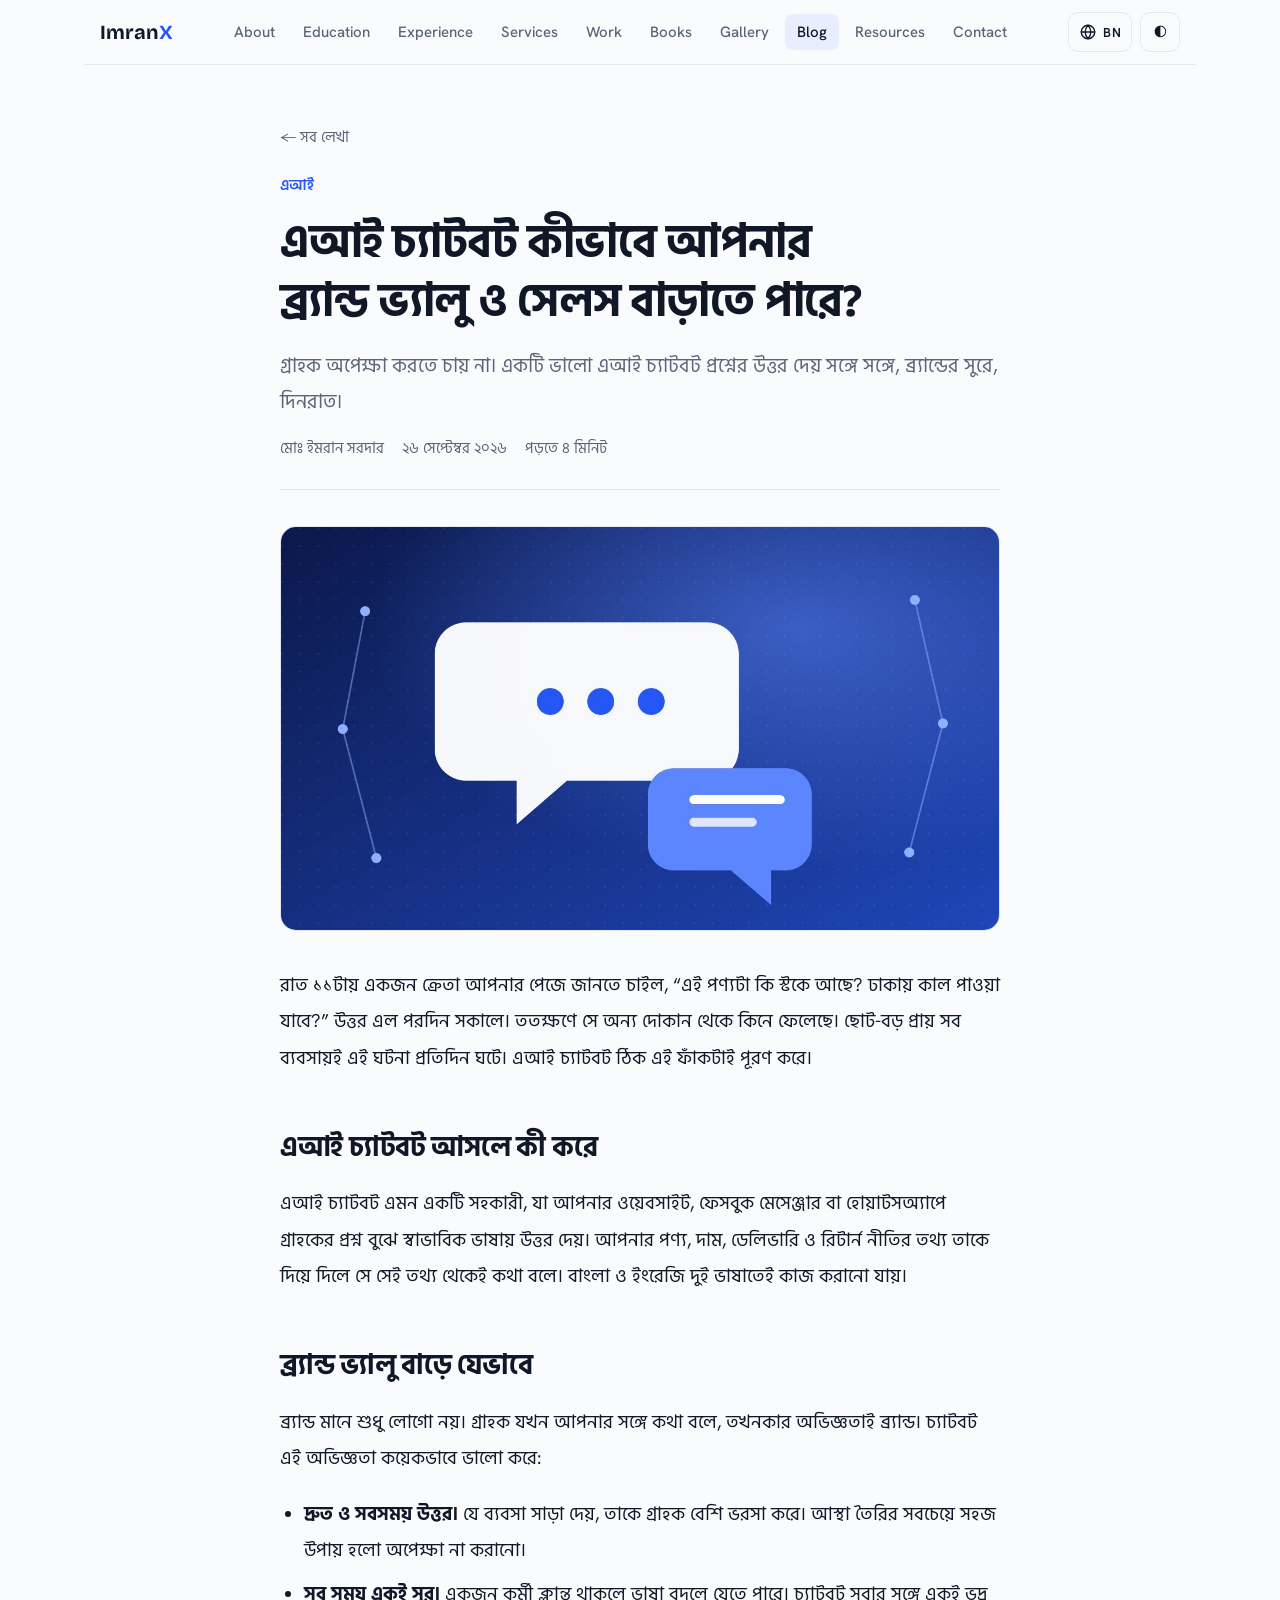
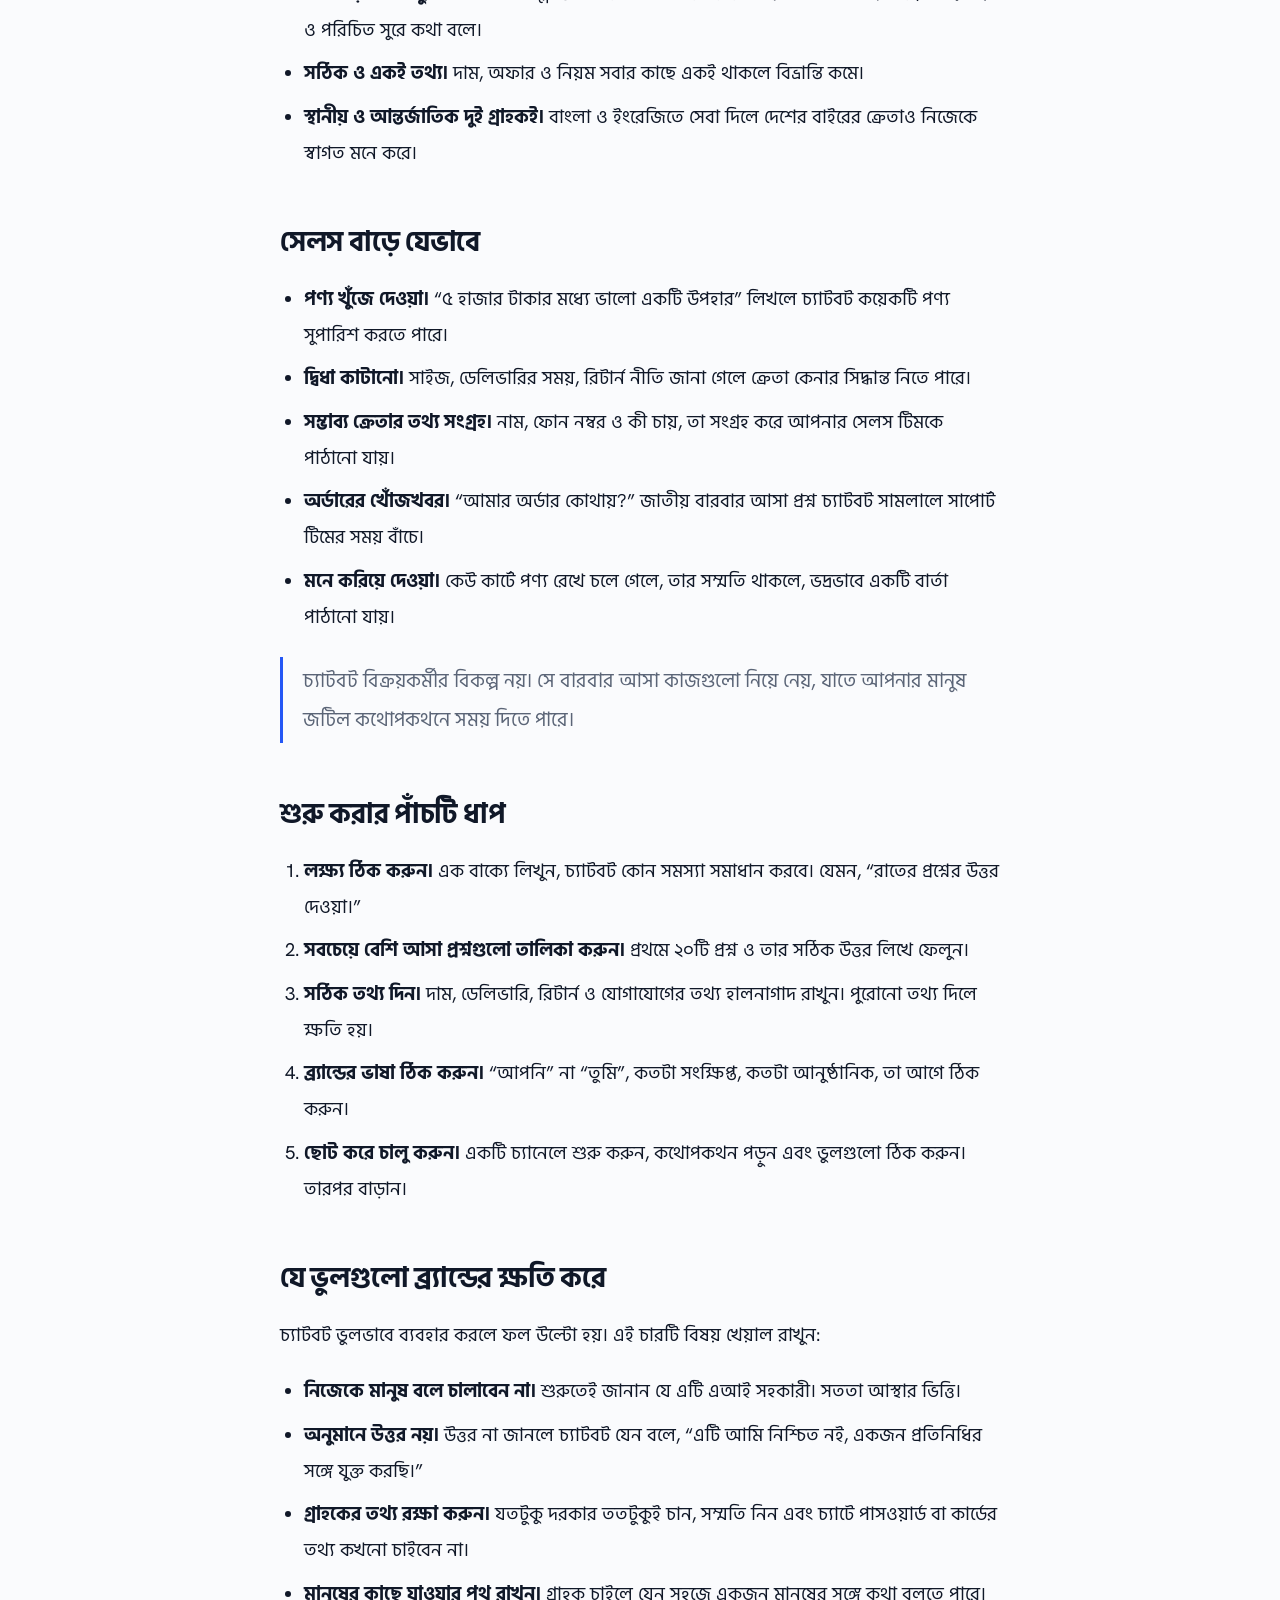
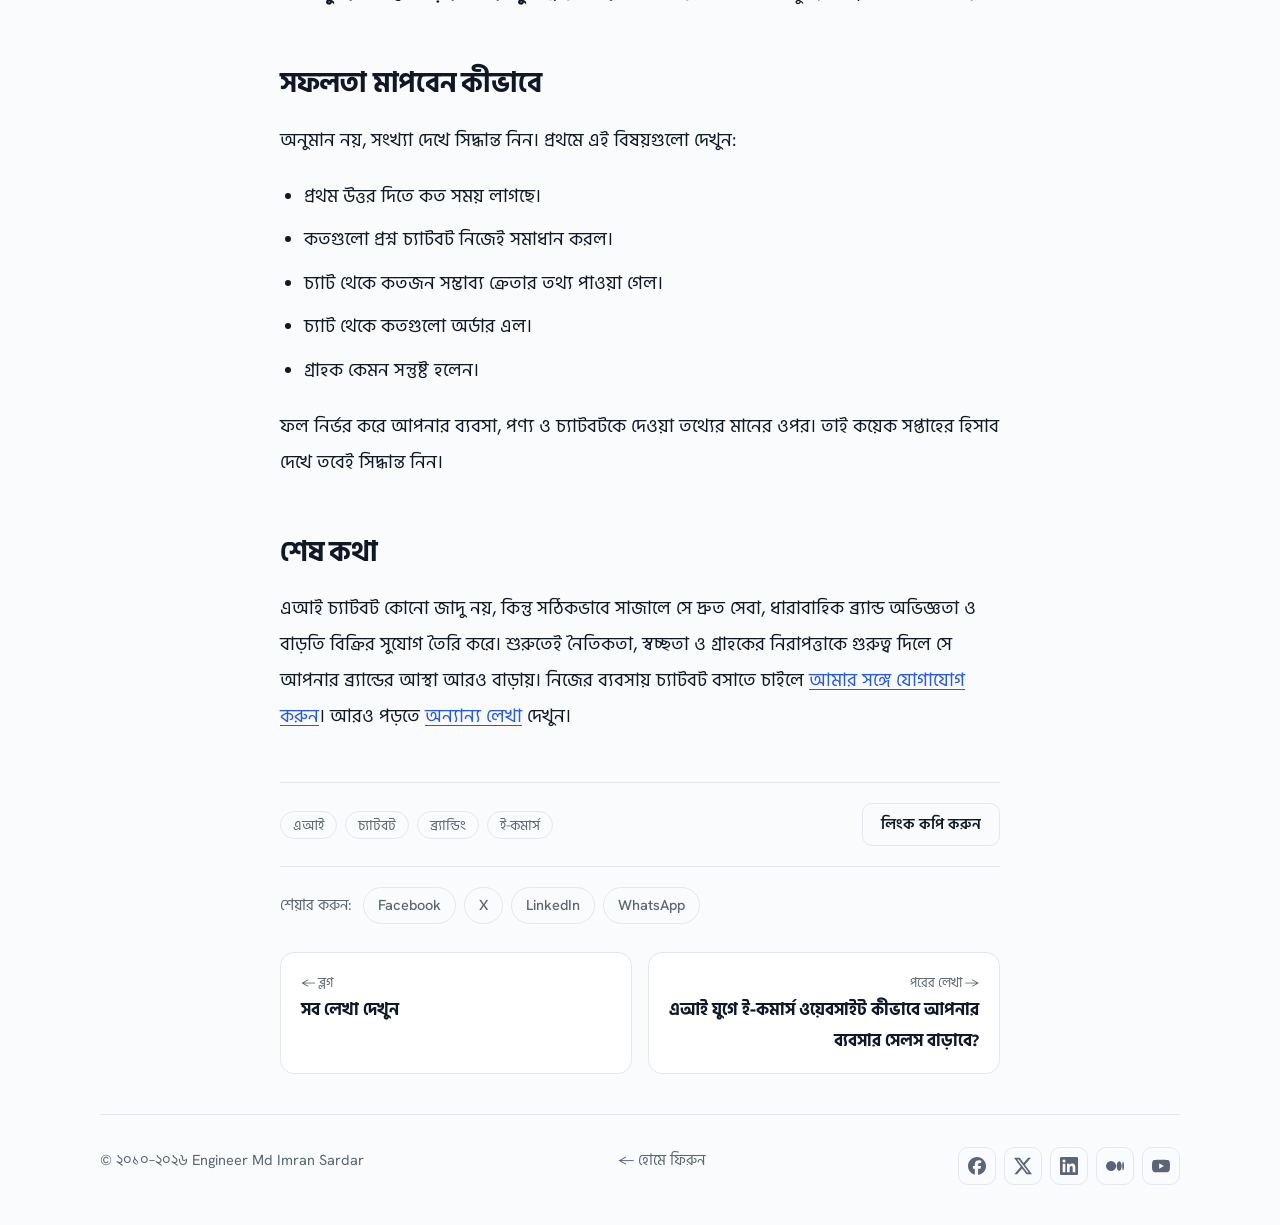
<file: ai-chatbot-brand-sales.html>
<!doctype html>
<html lang="bn">
<head>
<meta charset="utf-8">
<meta name="viewport" content="width=device-width, initial-scale=1, viewport-fit=cover">
<meta name="claude:viewport-fit-sides" content="cover">
<title>এআই চ্যাটবট কীভাবে আপনার ব্র্যান্ড ভ্যালু ও সেলস বাড়াতে পারে? | ImranX</title>
<meta name="description" content="দ্রুত উত্তর, ২৪/৭ সেবা ও ব্যক্তিগত পরামর্শ দিয়ে এআই চ্যাটবট কীভাবে গ্রাহকের আস্থা ও বিক্রি বাড়ায়, আর শুরু করার সহজ ধাপগুলো।">
<!-- ===== POST SEO: for every new post, update title, description, canonical, og:url, og:title, og:description, og:image, article:published_time and the JSON-LD (headline, description, image, dates, url) ===== -->
<link rel="canonical" href="https://imranx.com/ai-chatbot-brand-sales">
<meta name="robots" content="index,follow,max-image-preview:large">
<meta property="og:type" content="article">
<meta property="og:site_name" content="ImranX">
<meta property="og:locale" content="bn_BD">
<meta property="og:title" content="এআই চ্যাটবট কীভাবে আপনার ব্র্যান্ড ভ্যালু ও সেলস বাড়াতে পারে?">
<meta property="og:description" content="দ্রুত উত্তর, ২৪/৭ সেবা ও ব্যক্তিগত পরামর্শ দিয়ে এআই চ্যাটবট কীভাবে গ্রাহকের আস্থা ও বিক্রি বাড়ায়, আর শুরু করার সহজ ধাপগুলো।">
<meta property="og:url" content="https://imranx.com/ai-chatbot-brand-sales">
<meta property="og:image" content="https://imranx.com/images/blog/ai-chatbot-brand-sales.jpg">
<meta property="article:published_time" content="2026-09-26">
<meta property="article:author" content="Md Imran Sardar">
<meta name="twitter:card" content="summary_large_image">
<link rel="icon" href="favicon.svg" type="image/svg+xml">
<link rel="icon" href="favicon.ico" sizes="48x48">
<link rel="icon" href="favicon-48.png" type="image/png" sizes="48x48">
<link rel="apple-touch-icon" href="apple-touch-icon.png">
<link rel="manifest" href="site.webmanifest">
<meta name="theme-color" content="#2457f5">
<script type="application/ld+json">
{
  "@context": "https://schema.org",
  "@type": "BlogPosting",
  "headline": "এআই চ্যাটবট কীভাবে আপনার ব্র্যান্ড ভ্যালু ও সেলস বাড়াতে পারে?",
  "description": "দ্রুত উত্তর, ২৪/৭ সেবা ও ব্যক্তিগত পরামর্শ দিয়ে এআই চ্যাটবট কীভাবে গ্রাহকের আস্থা ও বিক্রি বাড়ায়, আর শুরু করার সহজ ধাপগুলো।",
  "image": "https://imranx.com/images/blog/ai-chatbot-brand-sales.jpg",
  "datePublished": "2026-09-26",
  "dateModified": "2026-09-26",
  "inLanguage": "bn",
  "author": {
    "@id": "https://imranx.com/#person"
  },
  "publisher": {
    "@id": "https://imranx.com/#person"
  },
  "mainEntityOfPage": {
    "@type": "WebPage",
    "@id": "https://imranx.com/ai-chatbot-brand-sales"
  }
}
</script>
<script type="application/ld+json">
{
  "@context": "https://schema.org",
  "@type": "BreadcrumbList",
  "itemListElement": [
    {
      "@type": "ListItem",
      "position": 1,
      "name": "Home",
      "item": "https://imranx.com/"
    },
    {
      "@type": "ListItem",
      "position": 2,
      "name": "Blog",
      "item": "https://imranx.com/blog"
    },
    {
      "@type": "ListItem",
      "position": 3,
      "name": "এআই চ্যাটবট কীভাবে আপনার ব্র্যান্ড ভ্যালু ও সেলস বাড়াতে পারে?",
      "item": "https://imranx.com/ai-chatbot-brand-sales"
    }
  ]
}
</script>
<link rel="preconnect" href="https://fonts.googleapis.com">
<link rel="preconnect" href="https://fonts.gstatic.com" crossorigin>
<link rel="stylesheet" href="https://fonts.googleapis.com/css2?family=Bricolage+Grotesque:opsz,wght@12..96,500;12..96,700&family=Hanken+Grotesk:wght@400;500;600&family=Hind+Siliguri:wght@400;500;600;700&family=JetBrains+Mono:wght@400;500&display=swap">
<link rel="stylesheet" href="style.css">
</head>
<body>
<div class="progress" id="progress" aria-hidden="true"></div>
<div class="wrap">
<header class="top">
  <div class="bar">
    <a class="brand" href="index.html">Imran<span>X</span></a>
    <nav id="nav" aria-label="Primary">
      <ul>
        <li><a href="index.html#about">About</a></li>
        <li><a href="index.html#education">Education</a></li>
        <li><a href="index.html#experience">Experience</a></li>
        <li><a href="index.html#services">Services</a></li>
        <li><a href="index.html#work">Work</a></li>
        <li><a href="index.html#gallery">Gallery</a></li>
        <li><a href="blog.html" aria-current="page">Blog</a></li>
        <li><a href="index.html#contact">Contact</a></li>
      </ul>
    </nav>
    <div class="actions">
      <button class="icon-btn" id="themeBtn" type="button" aria-label="থিম পরিবর্তন করুন">◐</button>
      <button class="icon-btn" id="menuBtn" type="button" aria-label="মেনু খুলুন" aria-expanded="false" aria-controls="nav">☰</button>
    </div>
  </div>
</header>

<main>
<article class="post">
  <a class="crumb" href="blog.html">← সব লেখা</a>

  <!-- 1. POST HEADER: category, title, lead sentence, date, reading time -->
  <header class="post-head">
    <p class="post-meta"><span class="cat">এআই</span></p>
    <h1>এআই চ্যাটবট কীভাবে আপনার ব্র্যান্ড ভ্যালু ও সেলস বাড়াতে পারে?</h1>
    <p class="lead">গ্রাহক অপেক্ষা করতে চায় না। একটি ভালো এআই চ্যাটবট প্রশ্নের উত্তর দেয় সঙ্গে সঙ্গে, ব্র্যান্ডের সুরে, দিনরাত।</p>
    <p class="post-meta" style="margin-top:16px">
      <span>মোঃ ইমরান সরদার</span>
      <time datetime="2026-09-26">২৬ সেপ্টেম্বর ২০২৬</time>
      <span>পড়তে ৪ মিনিট</span>
    </p>
  </header>

  <!-- FEATURE IMAGE: put your image in images/blog/ and change the file name below. Remove this line for a post without one. -->
  <img class="feature" src="images/blog/ai-chatbot-brand-sales.jpg" alt="এআই চ্যাটবট কীভাবে আপনার ব্র্যান্ড ভ্যালু ও সেলস বাড়াতে পারে?" width="1280" height="720" onerror="this.remove()">

  <!-- 2. POST BODY: write your content inside .prose using the elements below -->
  <div class="prose">
    <p>রাত ১১টায় একজন ক্রেতা আপনার পেজে জানতে চাইল, “এই পণ্যটা কি স্টকে আছে? ঢাকায় কাল পাওয়া যাবে?” উত্তর এল পরদিন সকালে। ততক্ষণে সে অন্য দোকান থেকে কিনে ফেলেছে। ছোট-বড় প্রায় সব ব্যবসায়ই এই ঘটনা প্রতিদিন ঘটে। এআই চ্যাটবট ঠিক এই ফাঁকটাই পূরণ করে।</p>

    <h2>এআই চ্যাটবট আসলে কী করে</h2>
    <p>এআই চ্যাটবট এমন একটি সহকারী, যা আপনার ওয়েবসাইট, ফেসবুক মেসেঞ্জার বা হোয়াটসঅ্যাপে গ্রাহকের প্রশ্ন বুঝে স্বাভাবিক ভাষায় উত্তর দেয়। আপনার পণ্য, দাম, ডেলিভারি ও রিটার্ন নীতির তথ্য তাকে দিয়ে দিলে সে সেই তথ্য থেকেই কথা বলে। বাংলা ও ইংরেজি দুই ভাষাতেই কাজ করানো যায়।</p>

    <h2>ব্র্যান্ড ভ্যালু বাড়ে যেভাবে</h2>
    <p>ব্র্যান্ড মানে শুধু লোগো নয়। গ্রাহক যখন আপনার সঙ্গে কথা বলে, তখনকার অভিজ্ঞতাই ব্র্যান্ড। চ্যাটবট এই অভিজ্ঞতা কয়েকভাবে ভালো করে:</p>
    <ul>
      <li><strong>দ্রুত ও সবসময় উত্তর।</strong> যে ব্যবসা সাড়া দেয়, তাকে গ্রাহক বেশি ভরসা করে। আস্থা তৈরির সবচেয়ে সহজ উপায় হলো অপেক্ষা না করানো।</li>
      <li><strong>সব সময় একই সুর।</strong> একজন কর্মী ক্লান্ত থাকলে ভাষা বদলে যেতে পারে। চ্যাটবট সবার সঙ্গে একই ভদ্র ও পরিচিত সুরে কথা বলে।</li>
      <li><strong>সঠিক ও একই তথ্য।</strong> দাম, অফার ও নিয়ম সবার কাছে একই থাকলে বিভ্রান্তি কমে।</li>
      <li><strong>স্থানীয় ও আন্তর্জাতিক দুই গ্রাহকই।</strong> বাংলা ও ইংরেজিতে সেবা দিলে দেশের বাইরের ক্রেতাও নিজেকে স্বাগত মনে করে।</li>
    </ul>

    <h2>সেলস বাড়ে যেভাবে</h2>
    <ul>
      <li><strong>পণ্য খুঁজে দেওয়া।</strong> “৫ হাজার টাকার মধ্যে ভালো একটি উপহার” লিখলে চ্যাটবট কয়েকটি পণ্য সুপারিশ করতে পারে।</li>
      <li><strong>দ্বিধা কাটানো।</strong> সাইজ, ডেলিভারির সময়, রিটার্ন নীতি জানা গেলে ক্রেতা কেনার সিদ্ধান্ত নিতে পারে।</li>
      <li><strong>সম্ভাব্য ক্রেতার তথ্য সংগ্রহ।</strong> নাম, ফোন নম্বর ও কী চায়, তা সংগ্রহ করে আপনার সেলস টিমকে পাঠানো যায়।</li>
      <li><strong>অর্ডারের খোঁজখবর।</strong> “আমার অর্ডার কোথায়?” জাতীয় বারবার আসা প্রশ্ন চ্যাটবট সামলালে সাপোর্ট টিমের সময় বাঁচে।</li>
      <li><strong>মনে করিয়ে দেওয়া।</strong> কেউ কার্টে পণ্য রেখে চলে গেলে, তার সম্মতি থাকলে, ভদ্রভাবে একটি বার্তা পাঠানো যায়।</li>
    </ul>

    <blockquote>চ্যাটবট বিক্রয়কর্মীর বিকল্প নয়। সে বারবার আসা কাজগুলো নিয়ে নেয়, যাতে আপনার মানুষ জটিল কথোপকথনে সময় দিতে পারে।</blockquote>

    <h2>শুরু করার পাঁচটি ধাপ</h2>
    <ol>
      <li><strong>লক্ষ্য ঠিক করুন।</strong> এক বাক্যে লিখুন, চ্যাটবট কোন সমস্যা সমাধান করবে। যেমন, “রাতের প্রশ্নের উত্তর দেওয়া।”</li>
      <li><strong>সবচেয়ে বেশি আসা প্রশ্নগুলো তালিকা করুন।</strong> প্রথমে ২০টি প্রশ্ন ও তার সঠিক উত্তর লিখে ফেলুন।</li>
      <li><strong>সঠিক তথ্য দিন।</strong> দাম, ডেলিভারি, রিটার্ন ও যোগাযোগের তথ্য হালনাগাদ রাখুন। পুরোনো তথ্য দিলে ক্ষতি হয়।</li>
      <li><strong>ব্র্যান্ডের ভাষা ঠিক করুন।</strong> “আপনি” না “তুমি”, কতটা সংক্ষিপ্ত, কতটা আনুষ্ঠানিক, তা আগে ঠিক করুন।</li>
      <li><strong>ছোট করে চালু করুন।</strong> একটি চ্যানেলে শুরু করুন, কথোপকথন পড়ুন এবং ভুলগুলো ঠিক করুন। তারপর বাড়ান।</li>
    </ol>

    <h2>যে ভুলগুলো ব্র্যান্ডের ক্ষতি করে</h2>
    <p>চ্যাটবট ভুলভাবে ব্যবহার করলে ফল উল্টো হয়। এই চারটি বিষয় খেয়াল রাখুন:</p>
    <ul>
      <li><strong>নিজেকে মানুষ বলে চালাবেন না।</strong> শুরুতেই জানান যে এটি এআই সহকারী। সততা আস্থার ভিত্তি।</li>
      <li><strong>অনুমানে উত্তর নয়।</strong> উত্তর না জানলে চ্যাটবট যেন বলে, “এটি আমি নিশ্চিত নই, একজন প্রতিনিধির সঙ্গে যুক্ত করছি।”</li>
      <li><strong>গ্রাহকের তথ্য রক্ষা করুন।</strong> যতটুকু দরকার ততটুকুই চান, সম্মতি নিন এবং চ্যাটে পাসওয়ার্ড বা কার্ডের তথ্য কখনো চাইবেন না।</li>
      <li><strong>মানুষের কাছে যাওয়ার পথ রাখুন।</strong> গ্রাহক চাইলে যেন সহজে একজন মানুষের সঙ্গে কথা বলতে পারে।</li>
    </ul>

    <h2>সফলতা মাপবেন কীভাবে</h2>
    <p>অনুমান নয়, সংখ্যা দেখে সিদ্ধান্ত নিন। প্রথমে এই বিষয়গুলো দেখুন:</p>
    <ul>
      <li>প্রথম উত্তর দিতে কত সময় লাগছে।</li>
      <li>কতগুলো প্রশ্ন চ্যাটবট নিজেই সমাধান করল।</li>
      <li>চ্যাট থেকে কতজন সম্ভাব্য ক্রেতার তথ্য পাওয়া গেল।</li>
      <li>চ্যাট থেকে কতগুলো অর্ডার এল।</li>
      <li>গ্রাহক কেমন সন্তুষ্ট হলেন।</li>
    </ul>
    <p>ফল নির্ভর করে আপনার ব্যবসা, পণ্য ও চ্যাটবটকে দেওয়া তথ্যের মানের ওপর। তাই কয়েক সপ্তাহের হিসাব দেখে তবেই সিদ্ধান্ত নিন।</p>

    <h2>শেষ কথা</h2>
    <p>এআই চ্যাটবট কোনো জাদু নয়, কিন্তু সঠিকভাবে সাজালে সে দ্রুত সেবা, ধারাবাহিক ব্র্যান্ড অভিজ্ঞতা ও বাড়তি বিক্রির সুযোগ তৈরি করে। শুরুতেই নৈতিকতা, স্বচ্ছতা ও গ্রাহকের নিরাপত্তাকে গুরুত্ব দিলে সে আপনার ব্র্যান্ডের আস্থা আরও বাড়ায়। নিজের ব্যবসায় চ্যাটবট বসাতে চাইলে <a href="index.html#contact">আমার সঙ্গে যোগাযোগ করুন</a>। আরও পড়তে <a href="blog.html">অন্যান্য লেখা</a> দেখুন।</p>
  </div>

  <!-- 3. POST FOOTER: tags and copy-link -->
  <div class="post-foot">
    <div class="tags"><span>এআই</span><span>চ্যাটবট</span><span>ব্র্যান্ডিং</span><span>ই-কমার্স</span></div>
    <button class="btn ghost" id="copyLink" type="button">লিংক কপি করুন</button>
  </div>
  <div class="share" id="share" style="margin-top:20px"><span class="lbl">শেয়ার করুন:</span></div>

  <!-- COMMENTS: appear after you fill SITE.giscus in site.js -->
  <section id="comments" hidden><h2>মন্তব্য</h2></section>

  <!-- 4. PREVIOUS / NEXT -->
  <nav class="pn" aria-label="আরও লেখা">
    <a class="prev" href="blog.html"><small>← ব্লগ</small><b>সব লেখা দেখুন</b></a>
    <a class="next" href="ai-ecommerce-website-sales.html"><small>পরের লেখা →</small><b>এআই যুগে ই-কমার্স ওয়েবসাইট কীভাবে আপনার ব্যবসার সেলস বাড়াবে?</b></a>
  </nav>
</article>
</main>

<footer>
  <span>© ২০২৬ Engineer Md Imran Sardar</span>
  <div class="social" data-social></div>
  <span><a href="index.html">← হোমে ফিরুন</a></span>
</footer>
</div>
<script src="site.js"></script>
</body>
</html>
</file>
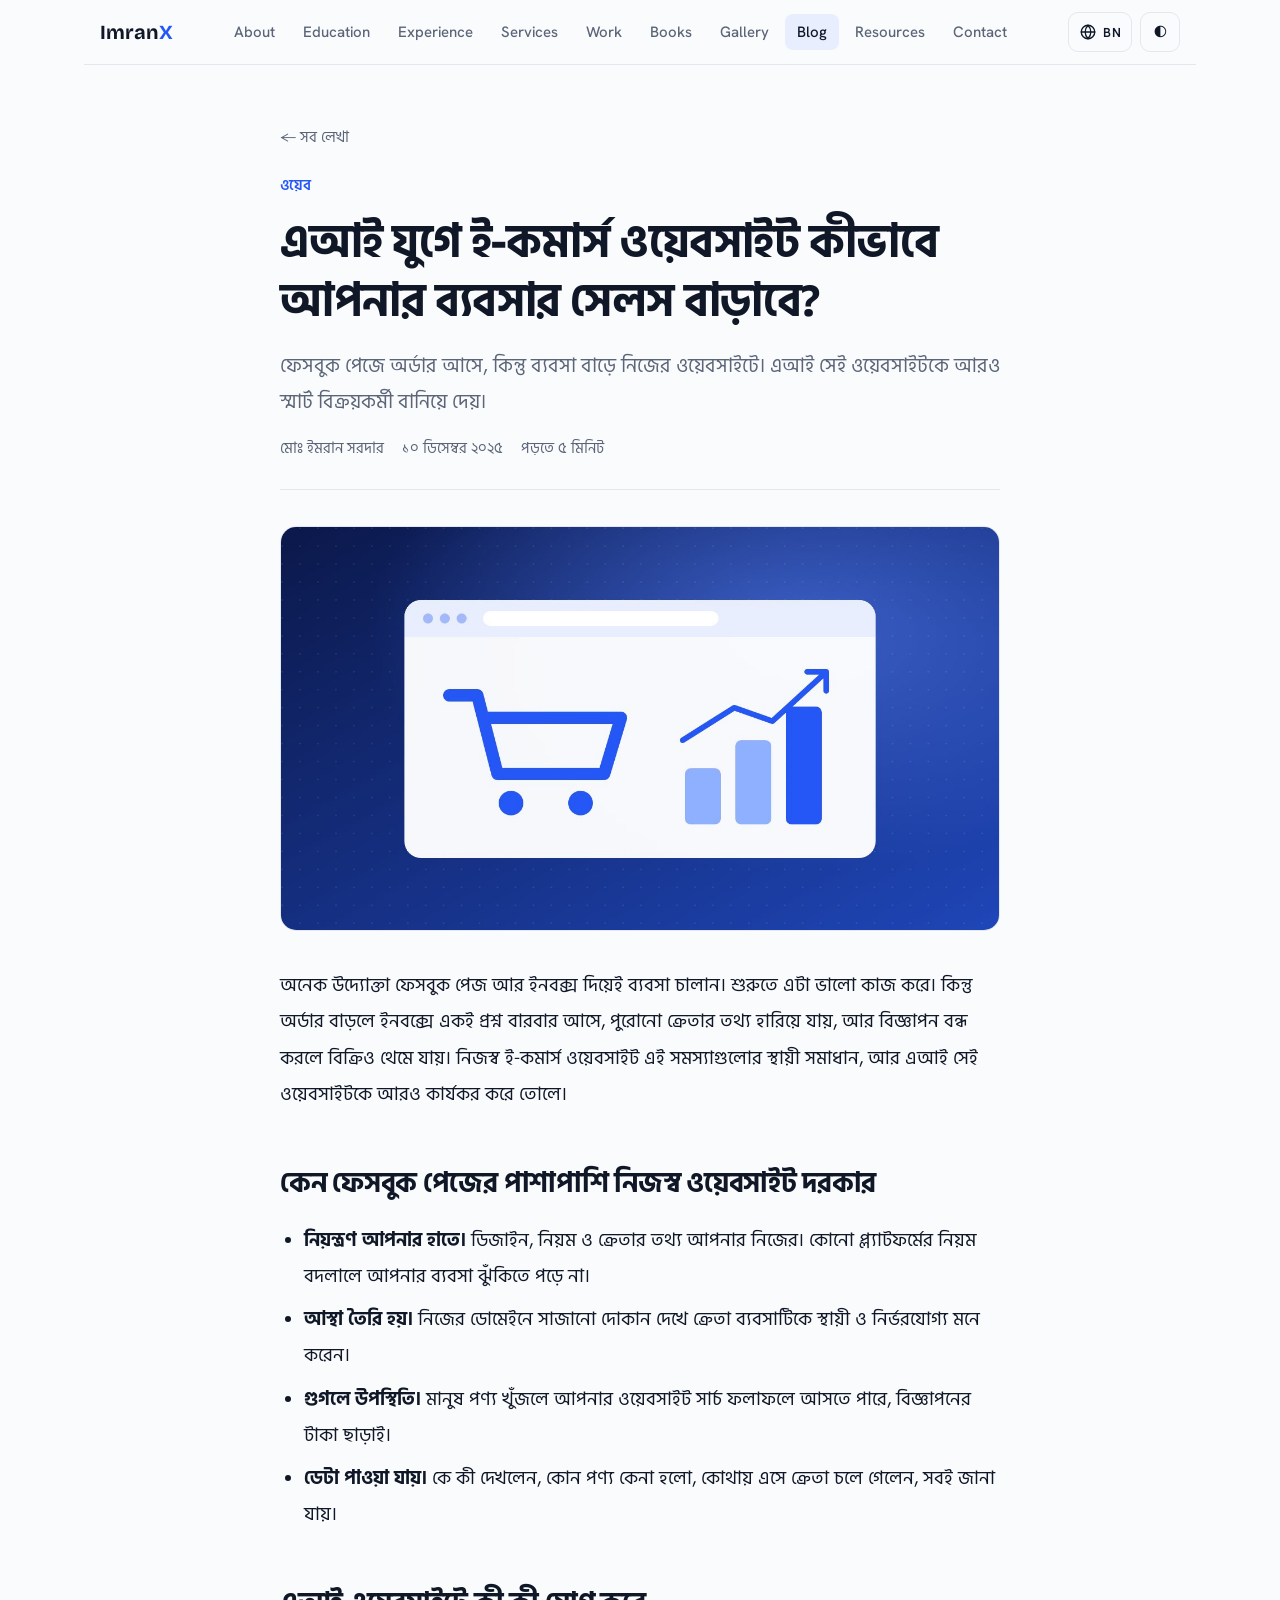
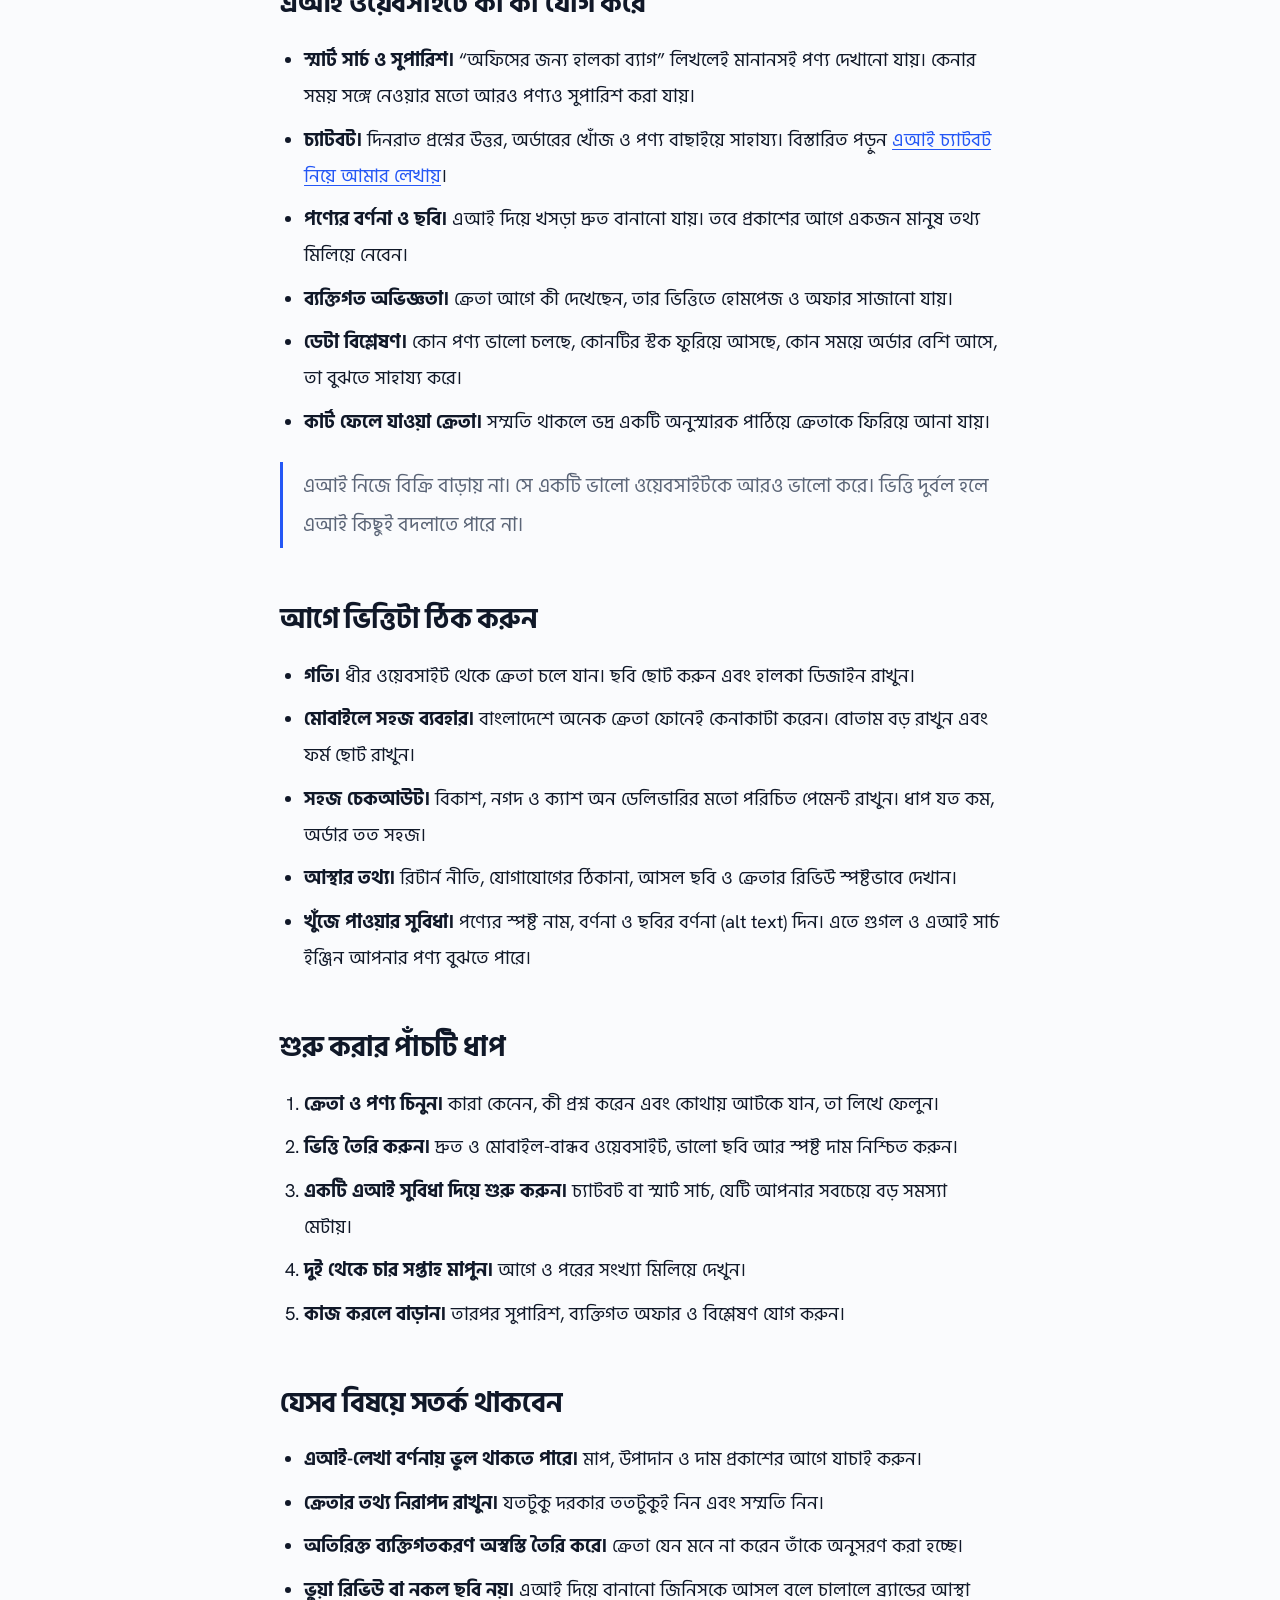
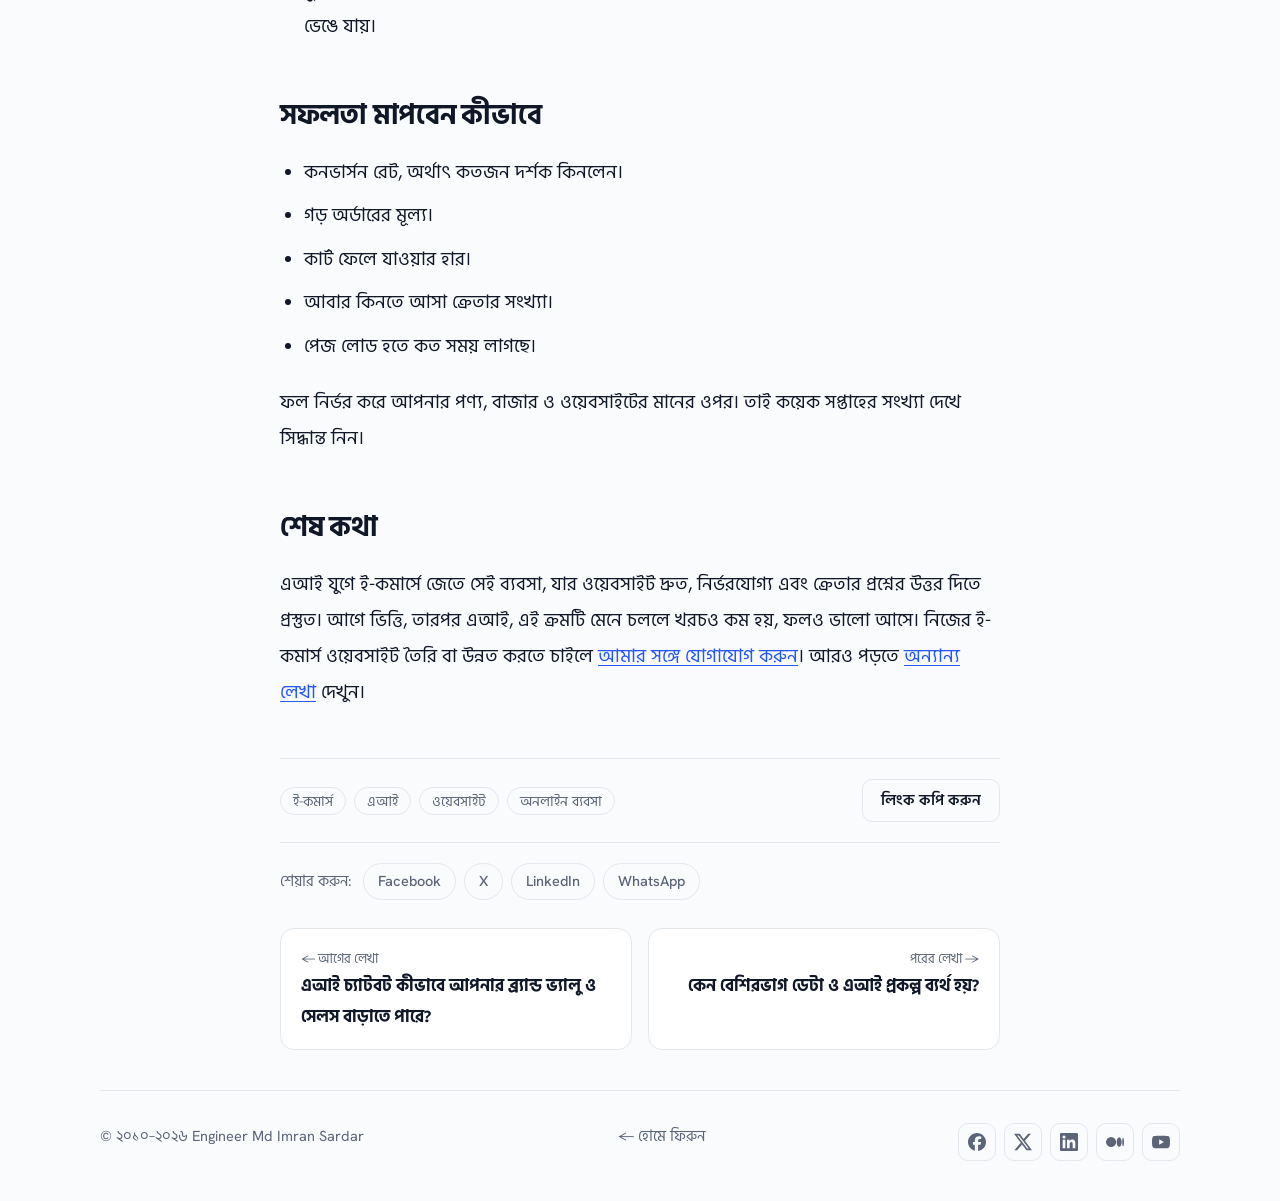
<file: ai-ecommerce-website-sales.html>
<!doctype html>
<html lang="bn">
<head>
<meta charset="utf-8">
<meta name="viewport" content="width=device-width, initial-scale=1, viewport-fit=cover">
<meta name="claude:viewport-fit-sides" content="cover">
<title>এআই যুগে ই-কমার্স ওয়েবসাইট কীভাবে আপনার ব্যবসার সেলস বাড়াবে? | ImranX</title>
<meta name="description" content="নিজস্ব ই-কমার্স ওয়েবসাইট ও এআই একসঙ্গে কীভাবে বিক্রি, গ্রাহকের আস্থা ও পুনরায় কেনার হার বাড়ায়, আর শুরু করার বাস্তব ধাপগুলো।">
<!-- ===== POST SEO: for every new post, update title, description, canonical, og:url, og:title, og:description, og:image, article:published_time and the JSON-LD (headline, description, image, dates, url) ===== -->
<link rel="canonical" href="https://imranx.com/ai-ecommerce-website-sales">
<meta name="robots" content="index,follow,max-image-preview:large">
<meta property="og:type" content="article">
<meta property="og:site_name" content="ImranX">
<meta property="og:locale" content="bn_BD">
<meta property="og:title" content="এআই যুগে ই-কমার্স ওয়েবসাইট কীভাবে আপনার ব্যবসার সেলস বাড়াবে?">
<meta property="og:description" content="নিজস্ব ই-কমার্স ওয়েবসাইট ও এআই একসঙ্গে কীভাবে বিক্রি, গ্রাহকের আস্থা ও পুনরায় কেনার হার বাড়ায়, আর শুরু করার বাস্তব ধাপগুলো।">
<meta property="og:url" content="https://imranx.com/ai-ecommerce-website-sales">
<meta property="og:image" content="https://imranx.com/images/blog/ai-ecommerce-website-sales.jpg">
<meta property="article:published_time" content="2025-10-16">
<meta property="article:author" content="Md Imran Sardar">
<meta name="twitter:card" content="summary_large_image">
<link rel="icon" href="favicon.svg" type="image/svg+xml">
<link rel="icon" href="favicon.ico" sizes="48x48">
<link rel="icon" href="favicon-48.png" type="image/png" sizes="48x48">
<link rel="apple-touch-icon" href="apple-touch-icon.png">
<link rel="manifest" href="site.webmanifest">
<meta name="theme-color" content="#2457f5">
<script type="application/ld+json">
{
  "@context": "https://schema.org",
  "@type": "BlogPosting",
  "headline": "এআই যুগে ই-কমার্স ওয়েবসাইট কীভাবে আপনার ব্যবসার সেলস বাড়াবে?",
  "description": "নিজস্ব ই-কমার্স ওয়েবসাইট ও এআই একসঙ্গে কীভাবে বিক্রি, গ্রাহকের আস্থা ও পুনরায় কেনার হার বাড়ায়, আর শুরু করার বাস্তব ধাপগুলো।",
  "image": "https://imranx.com/images/blog/ai-ecommerce-website-sales.jpg",
  "datePublished": "2025-12-10",
  "dateModified": "2025-12-10",
  "inLanguage": "bn",
  "author": {
    "@id": "https://imranx.com/#person"
  },
  "publisher": {
    "@id": "https://imranx.com/#person"
  },
  "mainEntityOfPage": {
    "@type": "WebPage",
    "@id": "https://imranx.com/ai-ecommerce-website-sales"
  }
}
</script>
<script type="application/ld+json">
{
  "@context": "https://schema.org",
  "@type": "BreadcrumbList",
  "itemListElement": [
    {
      "@type": "ListItem",
      "position": 1,
      "name": "Home",
      "item": "https://imranx.com/"
    },
    {
      "@type": "ListItem",
      "position": 2,
      "name": "Blog",
      "item": "https://imranx.com/blog"
    },
    {
      "@type": "ListItem",
      "position": 3,
      "name": "এআই যুগে ই-কমার্স ওয়েবসাইট কীভাবে আপনার ব্যবসার সেলস বাড়াবে?",
      "item": "https://imranx.com/ai-ecommerce-website-sales"
    }
  ]
}
</script>
<link rel="preconnect" href="https://fonts.googleapis.com">
<link rel="preconnect" href="https://fonts.gstatic.com" crossorigin>
<link rel="stylesheet" href="https://fonts.googleapis.com/css2?family=Bricolage+Grotesque:opsz,wght@12..96,500;12..96,700&family=Hanken+Grotesk:wght@400;500;600&family=Hind+Siliguri:wght@400;500;600;700&family=JetBrains+Mono:wght@400;500&display=swap">
<link rel="stylesheet" href="style.css">
</head>
<body>
<div class="progress" id="progress" aria-hidden="true"></div>
<div class="wrap">
<header class="top">
  <div class="bar">
    <a class="brand" href="index.html">Imran<span>X</span></a>
    <nav id="nav" aria-label="Primary">
      <ul>
        <li><a href="index.html#about">About</a></li>
        <li><a href="index.html#education">Education</a></li>
        <li><a href="index.html#experience">Experience</a></li>
        <li><a href="index.html#services">Services</a></li>
        <li><a href="index.html#work">Work</a></li>
        <li><a href="index.html#gallery">Gallery</a></li>
        <li><a href="blog.html" aria-current="page">Blog</a></li>
        <li><a href="index.html#contact">Contact</a></li>
      </ul>
    </nav>
    <div class="actions">
      <button class="icon-btn" id="themeBtn" type="button" aria-label="থিম পরিবর্তন করুন">◐</button>
      <button class="icon-btn" id="menuBtn" type="button" aria-label="মেনু খুলুন" aria-expanded="false" aria-controls="nav">☰</button>
    </div>
  </div>
</header>

<main>
<article class="post">
  <a class="crumb" href="blog.html">← সব লেখা</a>

  <!-- 1. POST HEADER: category, title, lead sentence, date, reading time -->
  <header class="post-head">
    <p class="post-meta"><span class="cat">ওয়েব</span></p>
    <h1>এআই যুগে ই-কমার্স ওয়েবসাইট কীভাবে আপনার ব্যবসার সেলস বাড়াবে?</h1>
    <p class="lead">ফেসবুক পেজে অর্ডার আসে, কিন্তু ব্যবসা বাড়ে নিজের ওয়েবসাইটে। এআই সেই ওয়েবসাইটকে আরও স্মার্ট বিক্রয়কর্মী বানিয়ে দেয়।</p>
    <p class="post-meta" style="margin-top:16px">
      <span>মোঃ ইমরান সরদার</span>
      <time datetime="2025-12-10">১০ ডিসেম্বর ২০২৫</time>
      <span>পড়তে ৫ মিনিট</span>
    </p>
  </header>

  <!-- FEATURE IMAGE: put your image in images/blog/ and change the file name below. Remove this line for a post without one. -->
  <img class="feature" src="images/blog/ai-ecommerce-website-sales.jpg" alt="এআই যুগে ই-কমার্স ওয়েবসাইট কীভাবে আপনার ব্যবসার সেলস বাড়াবে?" width="1280" height="720" onerror="this.remove()">

  <!-- 2. POST BODY: write your content inside .prose using the elements below -->
  <div class="prose">
    <p>অনেক উদ্যোক্তা ফেসবুক পেজ আর ইনবক্স দিয়েই ব্যবসা চালান। শুরুতে এটা ভালো কাজ করে। কিন্তু অর্ডার বাড়লে ইনবক্সে একই প্রশ্ন বারবার আসে, পুরোনো ক্রেতার তথ্য হারিয়ে যায়, আর বিজ্ঞাপন বন্ধ করলে বিক্রিও থেমে যায়। নিজস্ব ই-কমার্স ওয়েবসাইট এই সমস্যাগুলোর স্থায়ী সমাধান, আর এআই সেই ওয়েবসাইটকে আরও কার্যকর করে তোলে।</p>

    <h2>কেন ফেসবুক পেজের পাশাপাশি নিজস্ব ওয়েবসাইট দরকার</h2>
    <ul>
      <li><strong>নিয়ন্ত্রণ আপনার হাতে।</strong> ডিজাইন, নিয়ম ও ক্রেতার তথ্য আপনার নিজের। কোনো প্ল্যাটফর্মের নিয়ম বদলালে আপনার ব্যবসা ঝুঁকিতে পড়ে না।</li>
      <li><strong>আস্থা তৈরি হয়।</strong> নিজের ডোমেইনে সাজানো দোকান দেখে ক্রেতা ব্যবসাটিকে স্থায়ী ও নির্ভরযোগ্য মনে করেন।</li>
      <li><strong>গুগলে উপস্থিতি।</strong> মানুষ পণ্য খুঁজলে আপনার ওয়েবসাইট সার্চ ফলাফলে আসতে পারে, বিজ্ঞাপনের টাকা ছাড়াই।</li>
      <li><strong>ডেটা পাওয়া যায়।</strong> কে কী দেখলেন, কোন পণ্য কেনা হলো, কোথায় এসে ক্রেতা চলে গেলেন, সবই জানা যায়।</li>
    </ul>

    <h2>এআই ওয়েবসাইটে কী কী যোগ করে</h2>
    <ul>
      <li><strong>স্মার্ট সার্চ ও সুপারিশ।</strong> “অফিসের জন্য হালকা ব্যাগ” লিখলেই মানানসই পণ্য দেখানো যায়। কেনার সময় সঙ্গে নেওয়ার মতো আরও পণ্যও সুপারিশ করা যায়।</li>
      <li><strong>চ্যাটবট।</strong> দিনরাত প্রশ্নের উত্তর, অর্ডারের খোঁজ ও পণ্য বাছাইয়ে সাহায্য। বিস্তারিত পড়ুন <a href="ai-chatbot-brand-sales.html">এআই চ্যাটবট নিয়ে আমার লেখায়</a>।</li>
      <li><strong>পণ্যের বর্ণনা ও ছবি।</strong> এআই দিয়ে খসড়া দ্রুত বানানো যায়। তবে প্রকাশের আগে একজন মানুষ তথ্য মিলিয়ে নেবেন।</li>
      <li><strong>ব্যক্তিগত অভিজ্ঞতা।</strong> ক্রেতা আগে কী দেখেছেন, তার ভিত্তিতে হোমপেজ ও অফার সাজানো যায়।</li>
      <li><strong>ডেটা বিশ্লেষণ।</strong> কোন পণ্য ভালো চলছে, কোনটির স্টক ফুরিয়ে আসছে, কোন সময়ে অর্ডার বেশি আসে, তা বুঝতে সাহায্য করে।</li>
      <li><strong>কার্ট ফেলে যাওয়া ক্রেতা।</strong> সম্মতি থাকলে ভদ্র একটি অনুস্মারক পাঠিয়ে ক্রেতাকে ফিরিয়ে আনা যায়।</li>
    </ul>

    <blockquote>এআই নিজে বিক্রি বাড়ায় না। সে একটি ভালো ওয়েবসাইটকে আরও ভালো করে। ভিত্তি দুর্বল হলে এআই কিছুই বদলাতে পারে না।</blockquote>

    <h2>আগে ভিত্তিটা ঠিক করুন</h2>
    <ul>
      <li><strong>গতি।</strong> ধীর ওয়েবসাইট থেকে ক্রেতা চলে যান। ছবি ছোট করুন এবং হালকা ডিজাইন রাখুন।</li>
      <li><strong>মোবাইলে সহজ ব্যবহার।</strong> বাংলাদেশে অনেক ক্রেতা ফোনেই কেনাকাটা করেন। বোতাম বড় রাখুন এবং ফর্ম ছোট রাখুন।</li>
      <li><strong>সহজ চেকআউট।</strong> বিকাশ, নগদ ও ক্যাশ অন ডেলিভারির মতো পরিচিত পেমেন্ট রাখুন। ধাপ যত কম, অর্ডার তত সহজ।</li>
      <li><strong>আস্থার তথ্য।</strong> রিটার্ন নীতি, যোগাযোগের ঠিকানা, আসল ছবি ও ক্রেতার রিভিউ স্পষ্টভাবে দেখান।</li>
      <li><strong>খুঁজে পাওয়ার সুবিধা।</strong> পণ্যের স্পষ্ট নাম, বর্ণনা ও ছবির বর্ণনা (alt text) দিন। এতে গুগল ও এআই সার্চ ইঞ্জিন আপনার পণ্য বুঝতে পারে।</li>
    </ul>

    <h2>শুরু করার পাঁচটি ধাপ</h2>
    <ol>
      <li><strong>ক্রেতা ও পণ্য চিনুন।</strong> কারা কেনেন, কী প্রশ্ন করেন এবং কোথায় আটকে যান, তা লিখে ফেলুন।</li>
      <li><strong>ভিত্তি তৈরি করুন।</strong> দ্রুত ও মোবাইল-বান্ধব ওয়েবসাইট, ভালো ছবি আর স্পষ্ট দাম নিশ্চিত করুন।</li>
      <li><strong>একটি এআই সুবিধা দিয়ে শুরু করুন।</strong> চ্যাটবট বা স্মার্ট সার্চ, যেটি আপনার সবচেয়ে বড় সমস্যা মেটায়।</li>
      <li><strong>দুই থেকে চার সপ্তাহ মাপুন।</strong> আগে ও পরের সংখ্যা মিলিয়ে দেখুন।</li>
      <li><strong>কাজ করলে বাড়ান।</strong> তারপর সুপারিশ, ব্যক্তিগত অফার ও বিশ্লেষণ যোগ করুন।</li>
    </ol>

    <h2>যেসব বিষয়ে সতর্ক থাকবেন</h2>
    <ul>
      <li><strong>এআই-লেখা বর্ণনায় ভুল থাকতে পারে।</strong> মাপ, উপাদান ও দাম প্রকাশের আগে যাচাই করুন।</li>
      <li><strong>ক্রেতার তথ্য নিরাপদ রাখুন।</strong> যতটুকু দরকার ততটুকুই নিন এবং সম্মতি নিন।</li>
      <li><strong>অতিরিক্ত ব্যক্তিগতকরণ অস্বস্তি তৈরি করে।</strong> ক্রেতা যেন মনে না করেন তাঁকে অনুসরণ করা হচ্ছে।</li>
      <li><strong>ভুয়া রিভিউ বা নকল ছবি নয়।</strong> এআই দিয়ে বানানো জিনিসকে আসল বলে চালালে ব্র্যান্ডের আস্থা ভেঙে যায়।</li>
    </ul>

    <h2>সফলতা মাপবেন কীভাবে</h2>
    <ul>
      <li>কনভার্সন রেট, অর্থাৎ কতজন দর্শক কিনলেন।</li>
      <li>গড় অর্ডারের মূল্য।</li>
      <li>কার্ট ফেলে যাওয়ার হার।</li>
      <li>আবার কিনতে আসা ক্রেতার সংখ্যা।</li>
      <li>পেজ লোড হতে কত সময় লাগছে।</li>
    </ul>
    <p>ফল নির্ভর করে আপনার পণ্য, বাজার ও ওয়েবসাইটের মানের ওপর। তাই কয়েক সপ্তাহের সংখ্যা দেখে সিদ্ধান্ত নিন।</p>

    <h2>শেষ কথা</h2>
    <p>এআই যুগে ই-কমার্সে জেতে সেই ব্যবসা, যার ওয়েবসাইট দ্রুত, নির্ভরযোগ্য এবং ক্রেতার প্রশ্নের উত্তর দিতে প্রস্তুত। আগে ভিত্তি, তারপর এআই, এই ক্রমটি মেনে চললে খরচও কম হয়, ফলও ভালো আসে। নিজের ই-কমার্স ওয়েবসাইট তৈরি বা উন্নত করতে চাইলে <a href="index.html#contact">আমার সঙ্গে যোগাযোগ করুন</a>। আরও পড়তে <a href="blog.html">অন্যান্য লেখা</a> দেখুন।</p>
  </div>

  <!-- 3. POST FOOTER: tags and copy-link -->
  <div class="post-foot">
    <div class="tags"><span>ই-কমার্স</span><span>এআই</span><span>ওয়েবসাইট</span><span>অনলাইন ব্যবসা</span></div>
    <button class="btn ghost" id="copyLink" type="button">লিংক কপি করুন</button>
  </div>
  <div class="share" id="share" style="margin-top:20px"><span class="lbl">শেয়ার করুন:</span></div>

  <!-- COMMENTS: appear after you fill SITE.giscus in site.js -->
  <section id="comments" hidden><h2>মন্তব্য</h2></section>

  <!-- 4. PREVIOUS / NEXT -->
  <nav class="pn" aria-label="আরও লেখা">
    <a class="prev" href="ai-chatbot-brand-sales.html"><small>← আগের লেখা</small><b>এআই চ্যাটবট কীভাবে আপনার ব্র্যান্ড ভ্যালু ও সেলস বাড়াতে পারে?</b></a>
    <a class="next" href="why-data-ai-projects-fail.html"><small>পরের লেখা →</small><b>কেন বেশিরভাগ ডেটা ও এআই প্রকল্প ব্যর্থ হয়?</b></a>
  </nav>
</article>
</main>

<footer>
  <span>© ২০২৬ Engineer Md Imran Sardar</span>
  <div class="social" data-social></div>
  <span><a href="index.html">← হোমে ফিরুন</a></span>
</footer>
</div>
<script src="site.js"></script>
</body>
</html>
</file>
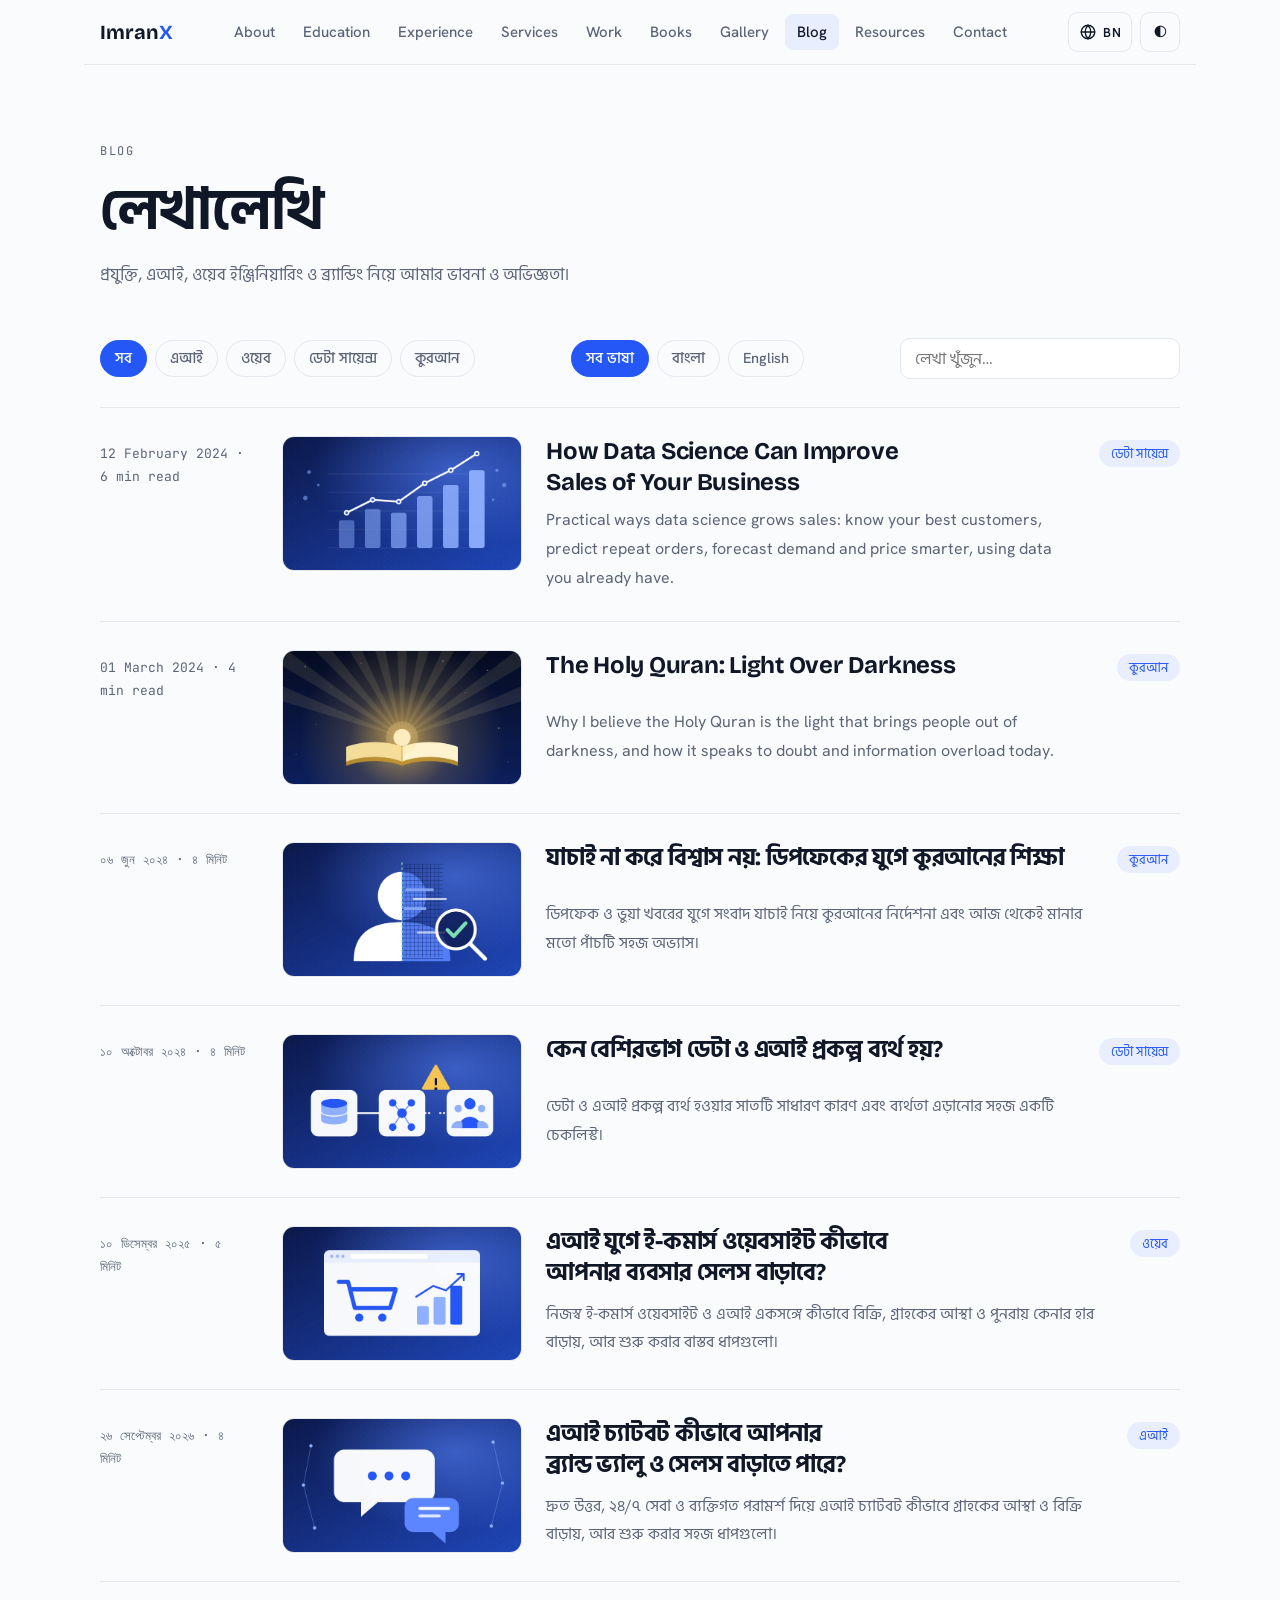
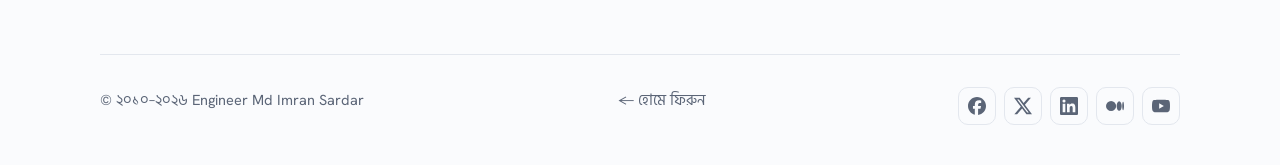
<file: blog.html>
<!doctype html>
<html lang="bn">
<head>
<meta charset="utf-8">
<meta name="viewport" content="width=device-width, initial-scale=1, viewport-fit=cover">
<meta name="claude:viewport-fit-sides" content="cover">
<title>ব্লগ – এআই, ওয়েব ও ব্র্যান্ডিং | ImranX</title>
<meta name="description" content="ইঞ্জিনিয়ার মোঃ ইমরান সরদারের ব্লগ: এআই, ক্লাউড, ওয়েব ইঞ্জিনিয়ারিং ও ব্র্যান্ডিং নিয়ে বাংলা ও ইংরেজি লেখা।">
<link rel="canonical" href="https://imranx.com/blog">
<meta name="robots" content="index,follow,max-image-preview:large">
<meta property="og:type" content="website">
<meta property="og:site_name" content="ImranX">
<meta property="og:locale" content="bn_BD">
<meta property="og:title" content="ব্লগ – এআই, ওয়েব ও ব্র্যান্ডিং | ImranX">
<meta property="og:description" content="ইমরান সরদারের ব্লগ: এআই, ক্লাউড, ওয়েব ইঞ্জিনিয়ারিং ও ব্র্যান্ডিং নিয়ে বাংলা ও ইংরেজি লেখা।">
<meta property="og:url" content="https://imranx.com/blog">
<meta property="og:image" content="https://imranx.com/images/og-cover.jpg">
<meta name="twitter:card" content="summary_large_image">
<link rel="icon" href="favicon.svg" type="image/svg+xml">
<link rel="icon" href="favicon.ico" sizes="48x48">
<link rel="icon" href="favicon-48.png" type="image/png" sizes="48x48">
<link rel="apple-touch-icon" href="apple-touch-icon.png">
<link rel="manifest" href="site.webmanifest">
<meta name="theme-color" content="#2457f5">
<script type="application/ld+json">
{
  "@context": "https://schema.org",
  "@type": "Blog",
  "@id": "https://imranx.com/blog#blog",
  "url": "https://imranx.com/blog",
  "name": "ImranX ব্লগ",
  "description": "মোঃ ইমরান সরদারের ব্লগ: এআই, ক্লাউড, ওয়েব ইঞ্জিনিয়ারিং ও ব্র্যান্ডিং নিয়ে বাংলা ও ইংরেজি লেখা।",
  "inLanguage": [
    "bn",
    "en"
  ],
  "author": {
    "@id": "https://imranx.com/#person"
  },
  "publisher": {
    "@id": "https://imranx.com/#person"
  }
}
</script>
<link rel="preconnect" href="https://fonts.googleapis.com">
<link rel="preconnect" href="https://fonts.gstatic.com" crossorigin>
<link rel="stylesheet" href="https://fonts.googleapis.com/css2?family=Bricolage+Grotesque:opsz,wght@12..96,500;12..96,700&family=Hanken+Grotesk:wght@400;500;600&family=Hind+Siliguri:wght@400;500;600;700&family=JetBrains+Mono:wght@400;500&display=swap">
<link rel="stylesheet" href="style.css">
</head>
<body>
<div class="wrap">
<header class="top">
  <div class="bar">
    <a class="brand" href="index.html">Imran<span>X</span></a>
    <nav id="nav" aria-label="Primary">
      <ul>
        <li><a href="index.html#about">About</a></li>
        <li><a href="index.html#education">Education</a></li>
        <li><a href="index.html#experience">Experience</a></li>
        <li><a href="index.html#services">Services</a></li>
        <li><a href="index.html#work">Work</a></li>
        <li><a href="index.html#gallery">Gallery</a></li>
        <li><a href="blog.html" aria-current="page">Blog</a></li>
        <li><a href="index.html#contact">Contact</a></li>
      </ul>
    </nav>
    <div class="actions">
      <button class="icon-btn" id="themeBtn" type="button" aria-label="থিম পরিবর্তন করুন">◐</button>
      <button class="icon-btn" id="menuBtn" type="button" aria-label="মেনু খুলুন" aria-expanded="false" aria-controls="nav">☰</button>
    </div>
  </div>
</header>

<main>
  <div class="blog-head">
    <p class="eyebrow">Blog</p>
    <h1>লেখালেখি</h1>
    <p>প্রযুক্তি, এআই, ওয়েব ইঞ্জিনিয়ারিং ও ব্র্যান্ডিং নিয়ে আমার ভাবনা ও অভিজ্ঞতা।</p>
  </div>

  <div class="tools">
    <div class="chips" id="chips" role="group" aria-label="বিষয় অনুযায়ী ফিল্টার">
      <button class="chip" type="button" data-f="all" aria-pressed="true">সব</button>
      <button class="chip" type="button" data-f="এআই" aria-pressed="false">এআই</button>
      <button class="chip" type="button" data-f="ওয়েব" aria-pressed="false">ওয়েব</button>
      <button class="chip" type="button" data-f="ডেটা সায়েন্স" aria-pressed="false">ডেটা সায়েন্স</button>
      <button class="chip" type="button" data-f="কুরআন" aria-pressed="false">কুরআন</button>
    </div>
    <div class="chips" id="langs" role="group" aria-label="ভাষা অনুযায়ী ফিল্টার">
      <button class="chip" type="button" data-l="all" aria-pressed="true">সব ভাষা</button>
      <button class="chip" type="button" data-l="bn" aria-pressed="false">বাংলা</button>
      <button class="chip" type="button" data-l="en" aria-pressed="false">English</button>
    </div>
    <input class="search" id="q" type="search" placeholder="লেখা খুঁজুন…" aria-label="লেখা খুঁজুন">
  </div>

  <!-- Each post is one <a class="row"> below. Copy a row for a new post. data-c = topic, data-l = bn or en. -->
  <div class="list" id="list">
    <a class="row" href="data-science-improve-sales.html" lang="en" data-c="ডেটা সায়েন্স" data-l="en">
      <span class="date"><time datetime="2024-02-12">12 February 2024</time> · 6 min read</span>
      <div>
        <img class="fi" src="images/blog/data-science-improve-sales.jpg" alt="How Data Science Can Improve Sales of Your Business" width="1280" height="720" loading="lazy" onerror="this.remove()">
        <h2>How Data Science Can Improve Sales of Your Business</h2>
        <p>Practical ways data science grows sales: know your best customers, predict repeat orders, forecast demand and price smarter, using data you already have.</p>
      </div>
      <span class="cat">ডেটা সায়েন্স</span>
    </a>
    <a class="row" href="holy-quran-light-over-darkness.html" lang="en" data-c="কুরআন" data-l="en">
      <span class="date"><time datetime="2026-03-01">01 March 2024</time> · 4 min read</span>
      <div>
        <img class="fi" src="images/blog/holy-quran-light-over-darkness.jpg" alt="The Holy Quran: Light Over Darkness" width="1280" height="720" loading="lazy" onerror="this.remove()">
        <h2>The Holy Quran: Light Over Darkness</h2>
        <p>Why I believe the Holy Quran is the light that brings people out of darkness, and how it speaks to doubt and information overload today.</p>
      </div>
      <span class="cat">কুরআন</span>
    </a>
    <a class="row" href="quran-verify-news-deepfake.html" lang="bn" data-c="কুরআন" data-l="bn">
      <span class="date"><time datetime="2024-06-06">০৬ জুন ২০২৪</time> · ৪ মিনিট</span>
      <div>
        <img class="fi" src="images/blog/quran-verify-news-deepfake.jpg" alt="যাচাই না করে বিশ্বাস নয়: ডিপফেকের যুগে কুরআনের শিক্ষা" width="1280" height="720" loading="lazy" onerror="this.remove()">
        <h2>যাচাই না করে বিশ্বাস নয়: ডিপফেকের যুগে কুরআনের শিক্ষা</h2>
        <p>ডিপফেক ও ভুয়া খবরের যুগে সংবাদ যাচাই নিয়ে কুরআনের নির্দেশনা এবং আজ থেকেই মানার মতো পাঁচটি সহজ অভ্যাস।</p>
      </div>
      <span class="cat">কুরআন</span>
    </a>
    <a class="row" href="why-data-ai-projects-fail.html" lang="bn" data-c="ডেটা সায়েন্স" data-l="bn">
      <span class="date"><time datetime="2024-10-10">১০ অক্টোবর ২০২৪</time> · ৪ মিনিট</span>
      <div>
        <img class="fi" src="images/blog/why-data-ai-projects-fail.jpg" alt="কেন বেশিরভাগ ডেটা ও এআই প্রকল্প ব্যর্থ হয়?" width="1280" height="720" loading="lazy" onerror="this.remove()">
        <h2>কেন বেশিরভাগ ডেটা ও এআই প্রকল্প ব্যর্থ হয়?</h2>
        <p>ডেটা ও এআই প্রকল্প ব্যর্থ হওয়ার সাতটি সাধারণ কারণ এবং ব্যর্থতা এড়ানোর সহজ একটি চেকলিস্ট।</p>
      </div>
      <span class="cat">ডেটা সায়েন্স</span>
    </a>
    <a class="row" href="ai-ecommerce-website-sales.html" lang="bn" data-c="ওয়েব" data-l="bn">
      <span class="date"><time datetime="2025-12-10">১০ ডিসেম্বর ২০২৫</time> · ৫ মিনিট</span>
      <div>
        <img class="fi" src="images/blog/ai-ecommerce-website-sales.jpg" alt="এআই যুগে ই-কমার্স ওয়েবসাইট কীভাবে আপনার ব্যবসার সেলস বাড়াবে?" width="1280" height="720" loading="lazy" onerror="this.remove()">
        <h2>এআই যুগে ই-কমার্স ওয়েবসাইট কীভাবে আপনার ব্যবসার সেলস বাড়াবে?</h2>
        <p>নিজস্ব ই-কমার্স ওয়েবসাইট ও এআই একসঙ্গে কীভাবে বিক্রি, গ্রাহকের আস্থা ও পুনরায় কেনার হার বাড়ায়, আর শুরু করার বাস্তব ধাপগুলো।</p>
      </div>
      <span class="cat">ওয়েব</span>
    </a>
    <a class="row" href="ai-chatbot-brand-sales.html" lang="bn" data-c="এআই" data-l="bn">
      <span class="date"><time datetime="2026-09-26">২৬ সেপ্টেম্বর ২০২৬</time> · ৪ মিনিট</span>
      <div>
        <img class="fi" src="images/blog/ai-chatbot-brand-sales.jpg" alt="এআই চ্যাটবট কীভাবে আপনার ব্র্যান্ড ভ্যালু ও সেলস বাড়াতে পারে?" width="1280" height="720" loading="lazy" onerror="this.remove()">
        <h2>এআই চ্যাটবট কীভাবে আপনার ব্র্যান্ড ভ্যালু ও সেলস বাড়াতে পারে?</h2>
        <p>দ্রুত উত্তর, ২৪/৭ সেবা ও ব্যক্তিগত পরামর্শ দিয়ে এআই চ্যাটবট কীভাবে গ্রাহকের আস্থা ও বিক্রি বাড়ায়, আর শুরু করার সহজ ধাপগুলো।</p>
      </div>
      <span class="cat">এআই</span>
    </a>
  </div>
  <p class="empty" id="empty" hidden>কোনো লেখা পাওয়া যায়নি।</p>
</main>

<footer>
  <span>© ২০২৬ Engineer Md Imran Sardar</span>
  <div class="social" data-social></div>
  <span><a href="index.html">← হোমে ফিরুন</a></span>
</footer>
</div>

<script src="site.js"></script>
<script>
/* Filtering only. The posts themselves are plain HTML above, so search engines read them directly. */
var rows = [].slice.call(document.querySelectorAll("#list .row")), filter = "all", lang = "all", query = "";
function render() {
  var q = query.trim().toLowerCase(), n = 0;
  rows.forEach(function (r) {
    var ok = (filter === "all" || r.dataset.c === filter) && (lang === "all" || r.dataset.l === lang) && (!q || r.textContent.toLowerCase().indexOf(q) > -1);
    r.hidden = !ok; if (ok) n++;
  });
  document.getElementById("empty").hidden = n > 0;
}
function pick(boxId, attr, set) {
  document.getElementById(boxId).addEventListener("click", function (e) {
    var btn = e.target.closest(".chip"); if (!btn) return;
    document.querySelectorAll("#" + boxId + " .chip").forEach(function (c) { c.setAttribute("aria-pressed", String(c === btn)); });
    set(btn.dataset[attr]); render();
  });
}
pick("chips", "f", function (v) { filter = v; });
pick("langs", "l", function (v) { lang = v; });
document.getElementById("q").addEventListener("input", function (e) { query = e.target.value; render(); });
</script>
</body>
</html>
</file>
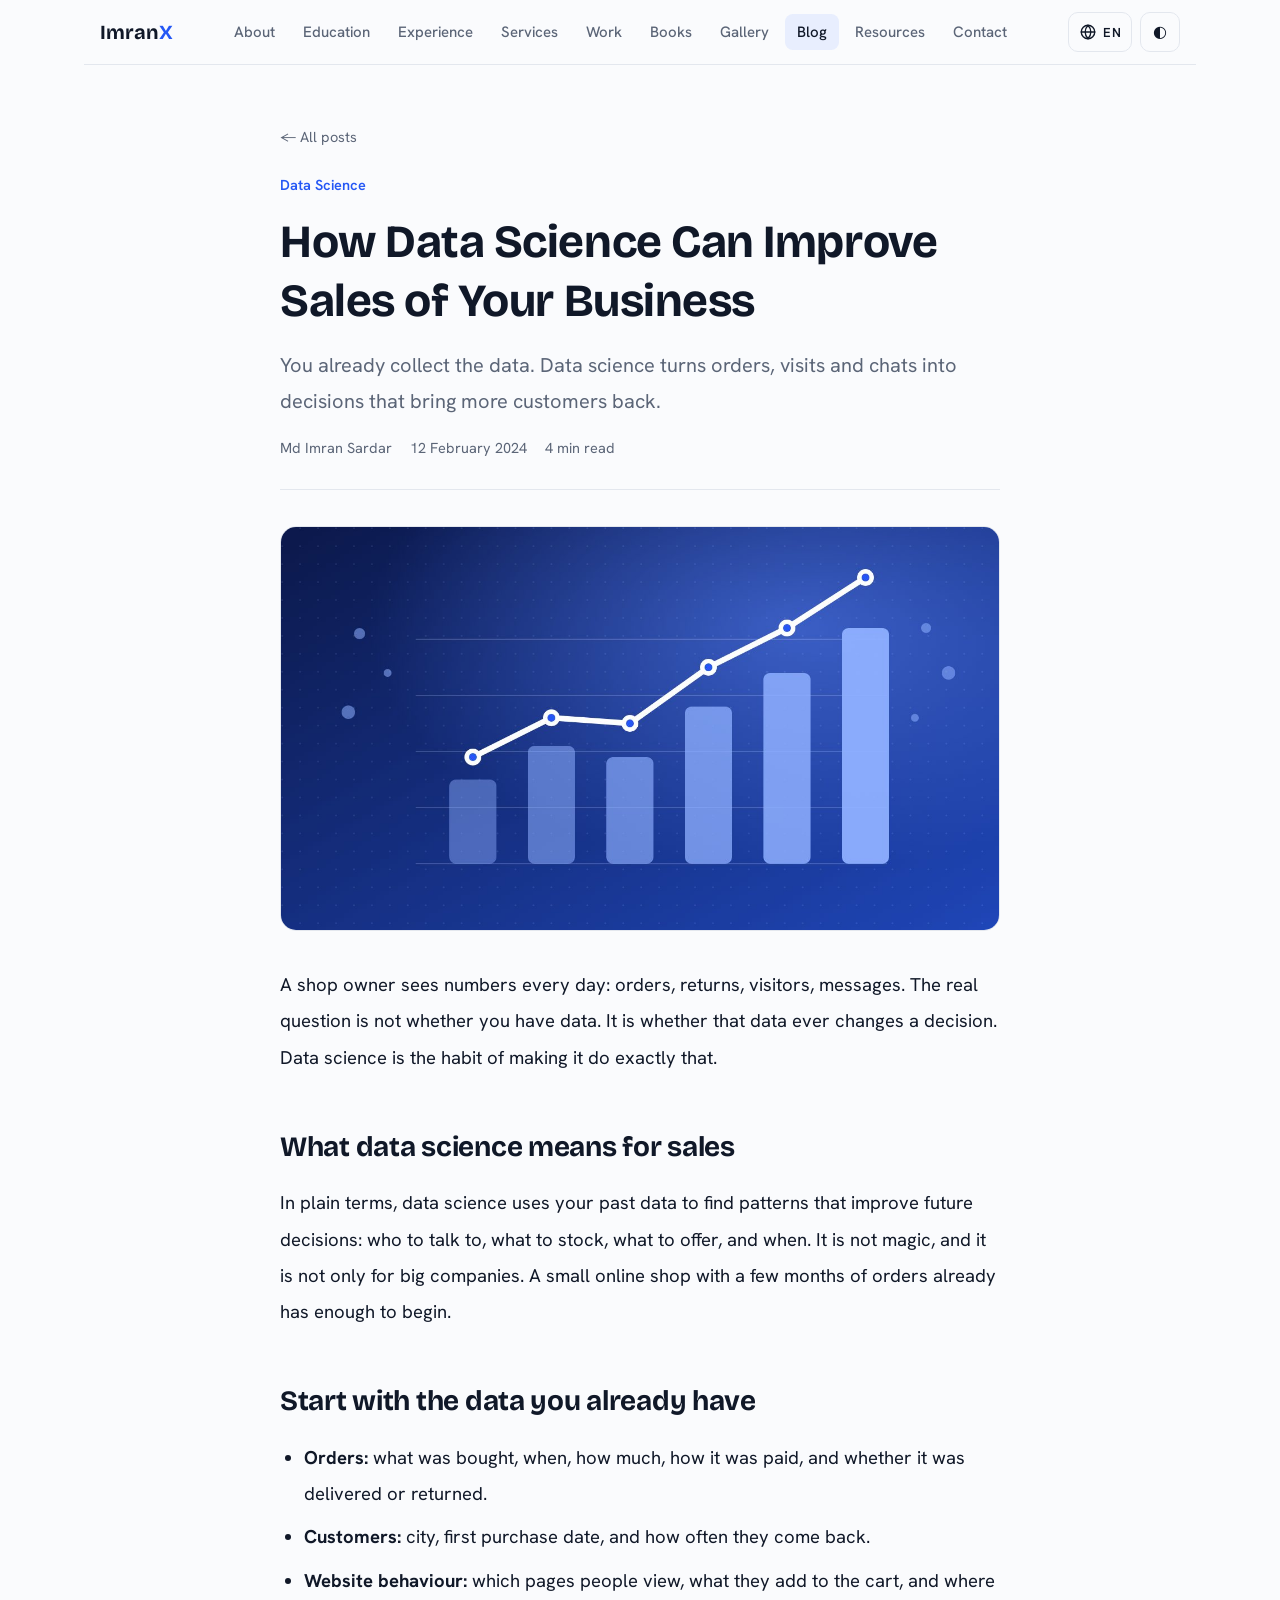
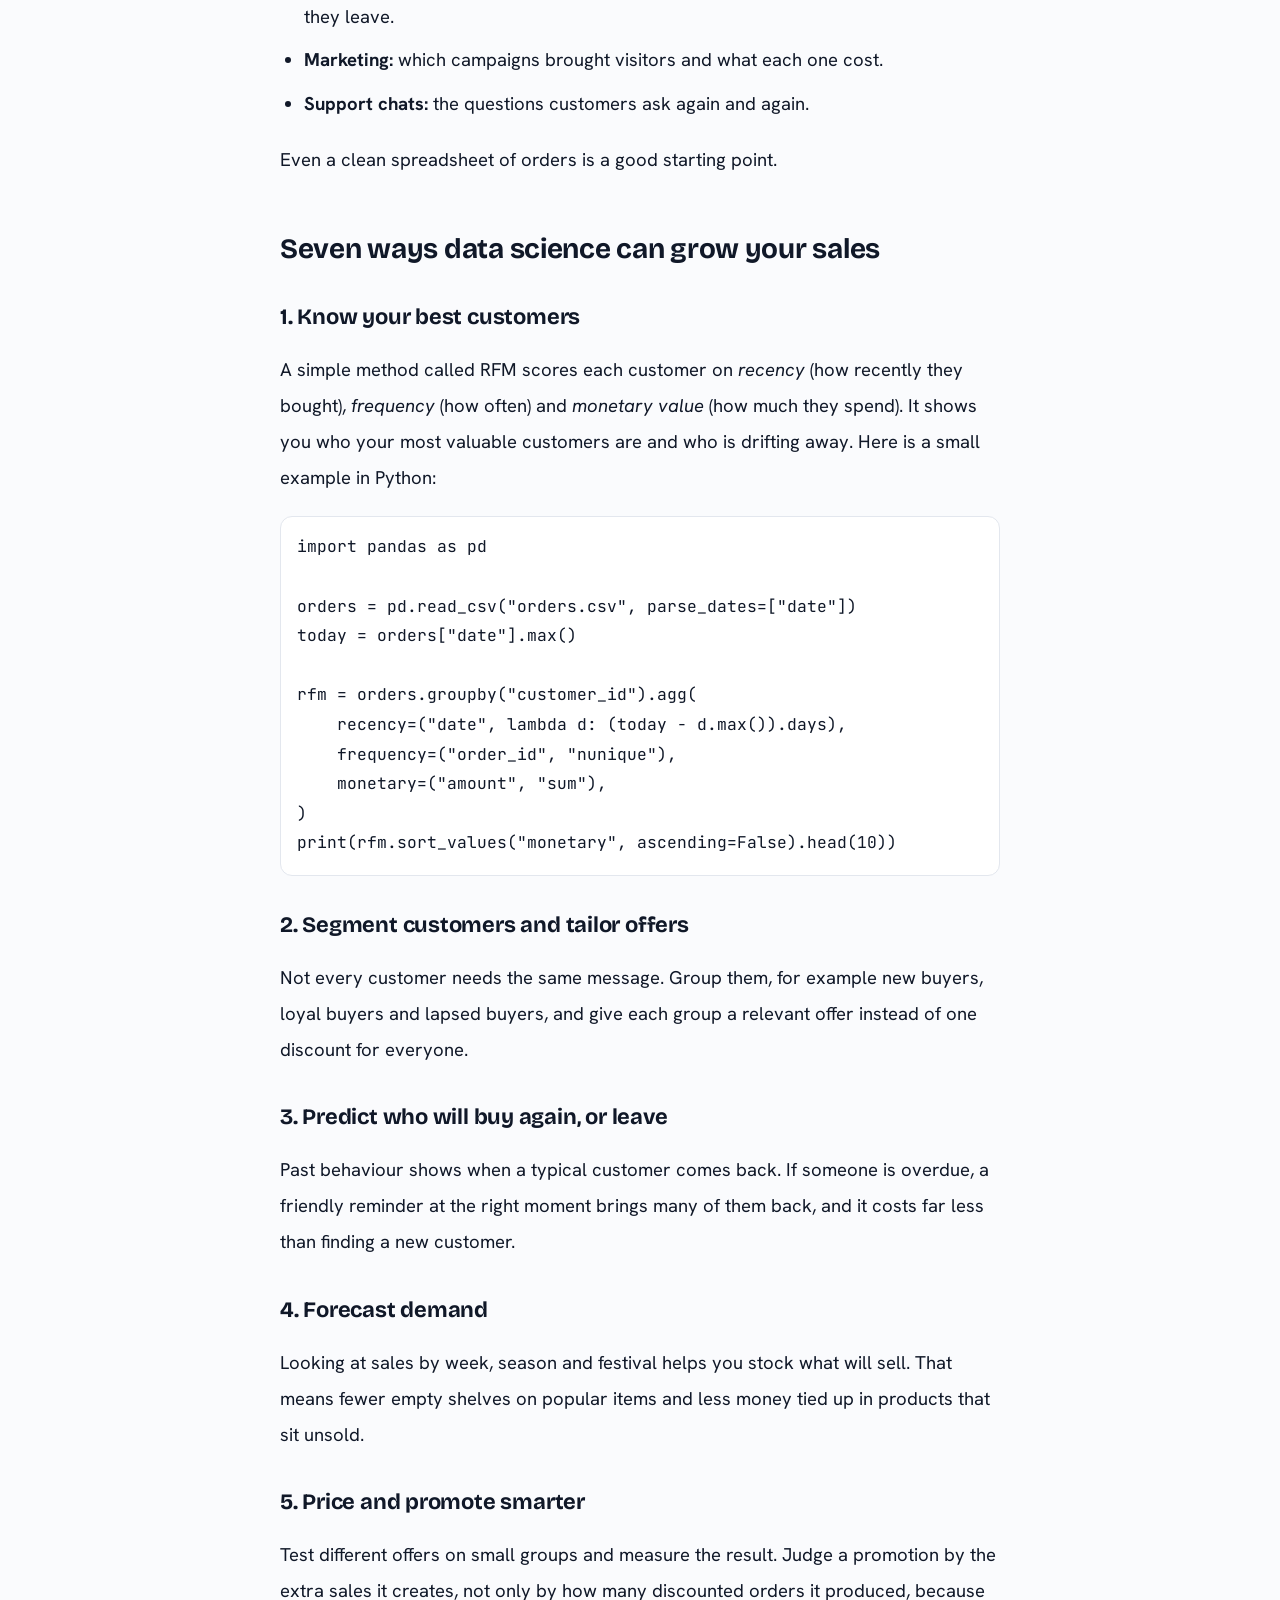
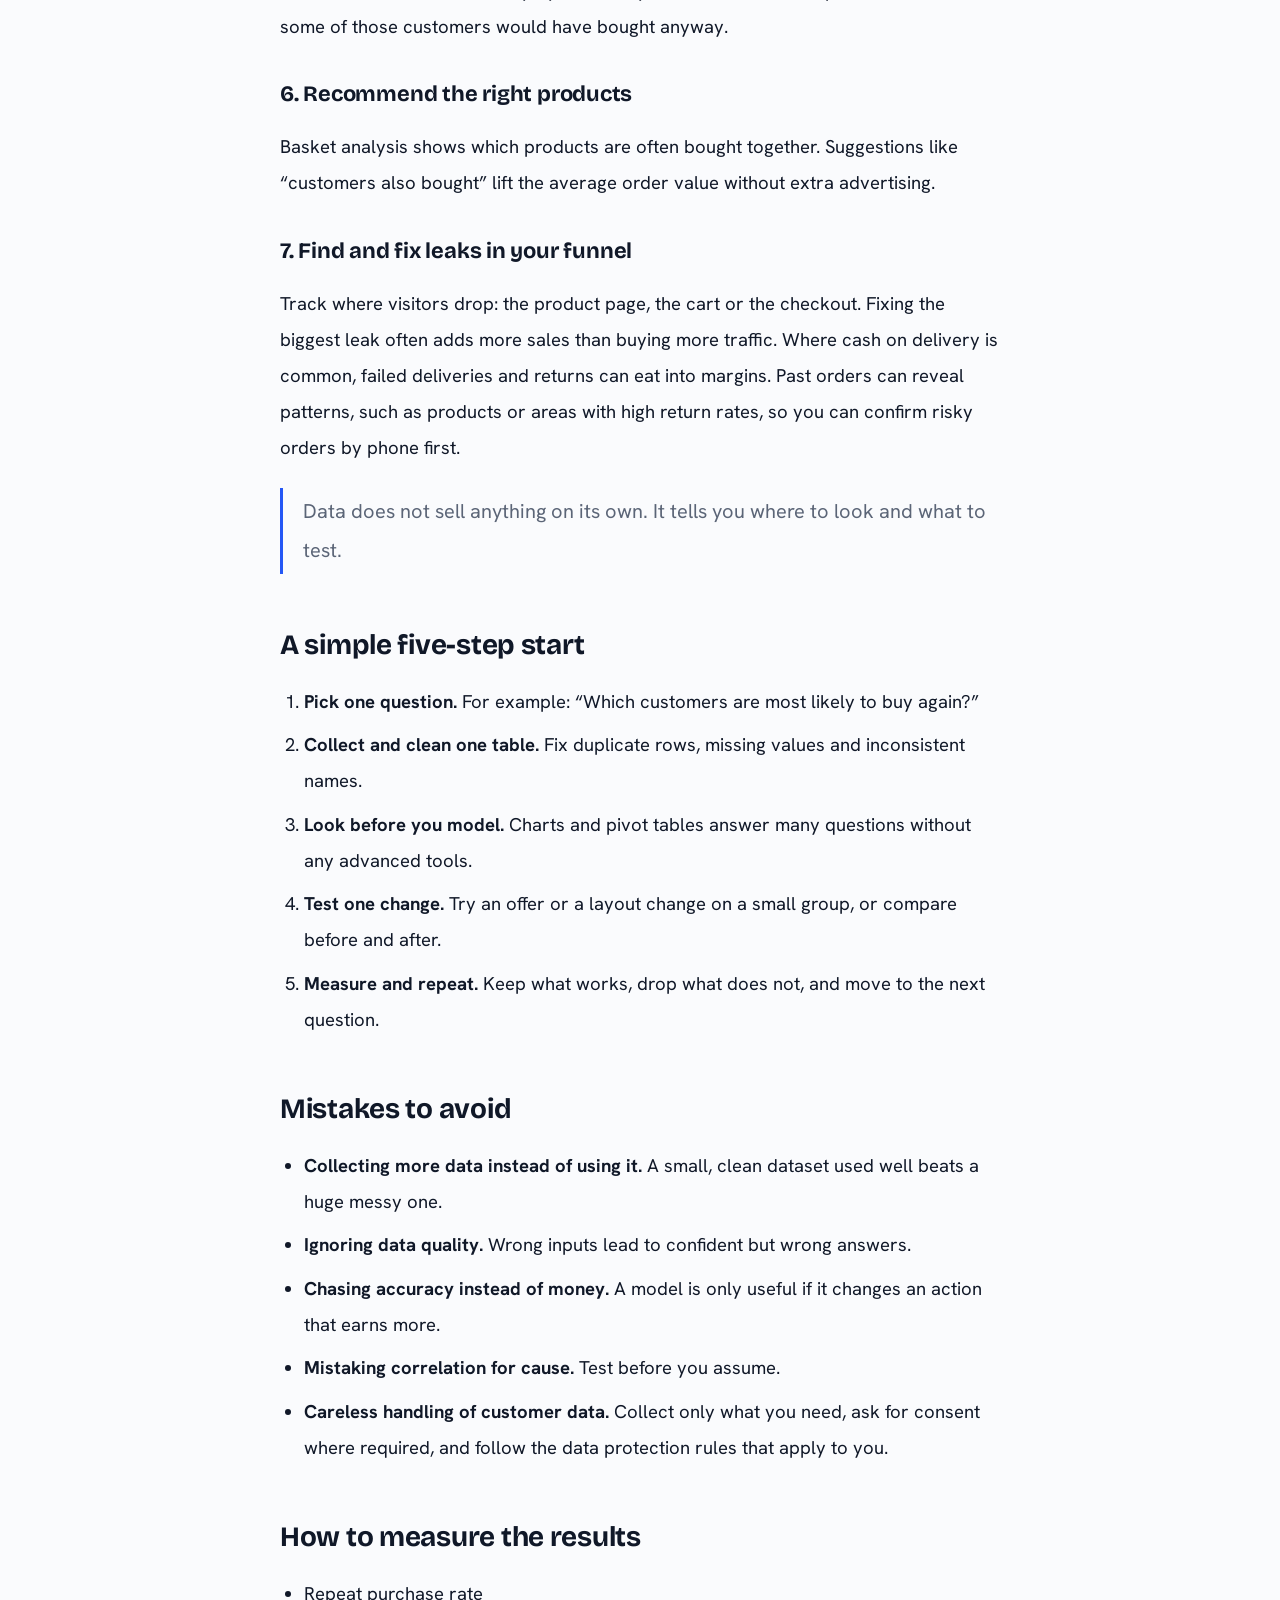
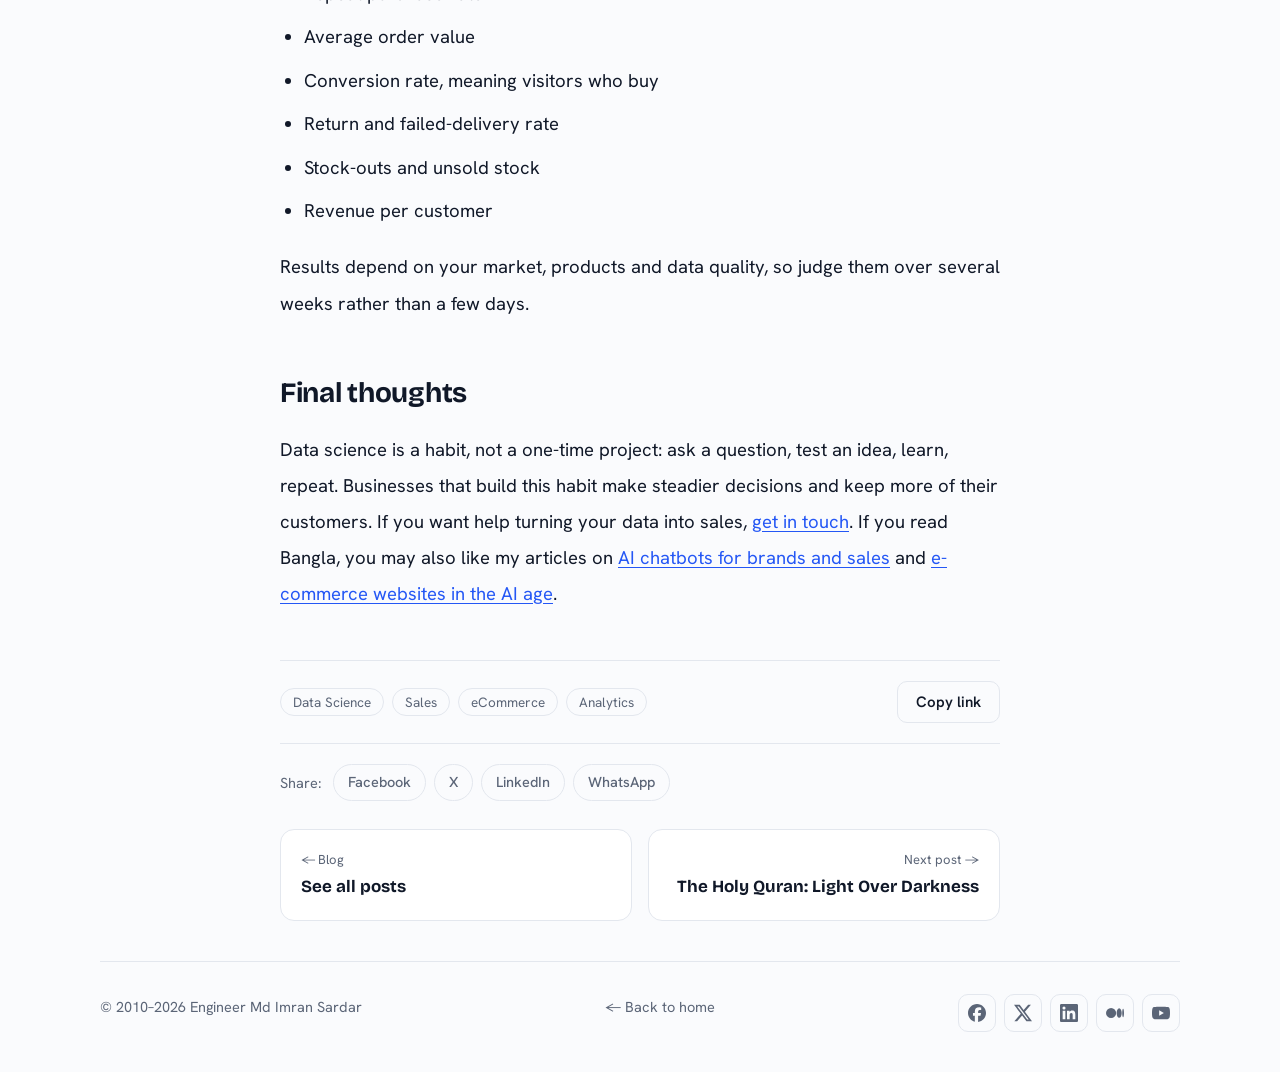
<file: data-science-improve-sales.html>
<!doctype html>
<html lang="en">
<head>
<meta charset="utf-8">
<meta name="viewport" content="width=device-width, initial-scale=1, viewport-fit=cover">
<meta name="claude:viewport-fit-sides" content="cover">
<title>How Data Science Can Improve Sales of Your Business | ImranX</title>
<meta name="description" content="Practical ways data science grows sales: know your best customers, predict repeat orders, forecast demand and price smarter, using data you already have.">
<!-- ===== POST SEO: for every new post, update title, description, canonical, og:url, og:title, og:description, og:image, article:published_time and the JSON-LD (headline, description, image, dates, url) ===== -->
<link rel="canonical" href="https://imranx.com/data-science-improve-sales">
<meta name="robots" content="index,follow,max-image-preview:large">
<meta property="og:type" content="article">
<meta property="og:site_name" content="ImranX">
<meta property="og:locale" content="en_US">
<meta property="og:title" content="How Data Science Can Improve Sales of Your Business">
<meta property="og:description" content="Practical ways data science grows sales: know your best customers, predict repeat orders, forecast demand and price smarter, using data you already have.">
<meta property="og:url" content="https://imranx.com/data-science-improve-sales">
<meta property="og:image" content="https://imranx.com/images/blog/data-science-improve-sales.jpg">
<meta property="article:published_time" content="2026-10-16">
<meta property="article:author" content="Md Imran Sardar">
<meta name="twitter:card" content="summary_large_image">
<link rel="icon" href="favicon.svg" type="image/svg+xml">
<link rel="icon" href="favicon.ico" sizes="48x48">
<link rel="icon" href="favicon-48.png" type="image/png" sizes="48x48">
<link rel="apple-touch-icon" href="apple-touch-icon.png">
<link rel="manifest" href="site.webmanifest">
<meta name="theme-color" content="#2457f5">
<script type="application/ld+json">
{
  "@context": "https://schema.org",
  "@type": "BlogPosting",
  "headline": "How Data Science Can Improve Sales of Your Business",
  "description": "Practical ways data science grows sales: know your best customers, predict repeat orders, forecast demand and price smarter, using data you already have.",
  "image": "https://imranx.com/images/blog/data-science-improve-sales.jpg",
  "datePublished": "2024-02-12",
  "dateModified": "2024-02-12",
  "inLanguage": "en",
  "keywords": "Data Science, Sales, eCommerce, Analytics",
  "wordCount": 821,
  "author": {
    "@id": "https://imranx.com/#person"
  },
  "publisher": {
    "@id": "https://imranx.com/#person"
  },
  "mainEntityOfPage": {
    "@type": "WebPage",
    "@id": "https://imranx.com/data-science-improve-sales"
  }
}
</script>
<script type="application/ld+json">
{
  "@context": "https://schema.org",
  "@type": "BreadcrumbList",
  "itemListElement": [
    {
      "@type": "ListItem",
      "position": 1,
      "name": "Home",
      "item": "https://imranx.com/"
    },
    {
      "@type": "ListItem",
      "position": 2,
      "name": "Blog",
      "item": "https://imranx.com/blog"
    },
    {
      "@type": "ListItem",
      "position": 3,
      "name": "How Data Science Can Improve Sales of Your Business",
      "item": "https://imranx.com/data-science-improve-sales"
    }
  ]
}
</script>
<link rel="preconnect" href="https://fonts.googleapis.com">
<link rel="preconnect" href="https://fonts.gstatic.com" crossorigin>
<link rel="stylesheet" href="https://fonts.googleapis.com/css2?family=Bricolage+Grotesque:opsz,wght@12..96,500;12..96,700&family=Hanken+Grotesk:wght@400;500;600&family=Hind+Siliguri:wght@400;500;600;700&family=JetBrains+Mono:wght@400;500&display=swap">
<link rel="stylesheet" href="style.css">
</head>
<body>
<div class="progress" id="progress" aria-hidden="true"></div>
<div class="wrap">
<header class="top">
  <div class="bar">
    <a class="brand" href="index.html">Imran<span>X</span></a>
    <nav id="nav" aria-label="Primary">
      <ul>
        <li><a href="index.html#about">About</a></li>
        <li><a href="index.html#education">Education</a></li>
        <li><a href="index.html#experience">Experience</a></li>
        <li><a href="index.html#services">Services</a></li>
        <li><a href="index.html#work">Work</a></li>
        <li><a href="index.html#gallery">Gallery</a></li>
        <li><a href="blog.html" aria-current="page">Blog</a></li>
        <li><a href="index.html#contact">Contact</a></li>
      </ul>
    </nav>
    <div class="actions">
      <button class="icon-btn" id="themeBtn" type="button" aria-label="Toggle theme">◐</button>
      <button class="icon-btn" id="menuBtn" type="button" aria-label="Open menu" aria-expanded="false" aria-controls="nav">☰</button>
    </div>
  </div>
</header>

<main>
<article class="post">
  <a class="crumb" href="blog.html">← All posts</a>

  <!-- 1. POST HEADER: category, title, lead sentence, date, reading time -->
  <header class="post-head">
    <p class="post-meta"><span class="cat">Data Science</span></p>
    <h1>How Data Science Can Improve Sales of Your Business</h1>
    <p class="lead">You already collect the data. Data science turns orders, visits and chats into decisions that bring more customers back.</p>
    <p class="post-meta" style="margin-top:16px">
      <span>Md Imran Sardar</span>
      <time datetime="2026-02-12">12 February 2024</time>
      <span>4 min read</span>
    </p>
  </header>

  <!-- FEATURE IMAGE: put your image in images/blog/ and change the file name below. Remove this line for a post without one. -->
  <img class="feature" src="images/blog/data-science-improve-sales.jpg" alt="How Data Science Can Improve Sales of Your Business" width="1280" height="720" onerror="this.remove()">

  <!-- 2. POST BODY: write your content inside .prose using the elements below -->
  <div class="prose">
    <p>A shop owner sees numbers every day: orders, returns, visitors, messages. The real question is not whether you have data. It is whether that data ever changes a decision. Data science is the habit of making it do exactly that.</p>

    <h2>What data science means for sales</h2>
    <p>In plain terms, data science uses your past data to find patterns that improve future decisions: who to talk to, what to stock, what to offer, and when. It is not magic, and it is not only for big companies. A small online shop with a few months of orders already has enough to begin.</p>

    <h2>Start with the data you already have</h2>
    <ul>
      <li><strong>Orders:</strong> what was bought, when, how much, how it was paid, and whether it was delivered or returned.</li>
      <li><strong>Customers:</strong> city, first purchase date, and how often they come back.</li>
      <li><strong>Website behaviour:</strong> which pages people view, what they add to the cart, and where they leave.</li>
      <li><strong>Marketing:</strong> which campaigns brought visitors and what each one cost.</li>
      <li><strong>Support chats:</strong> the questions customers ask again and again.</li>
    </ul>
    <p>Even a clean spreadsheet of orders is a good starting point.</p>

    <h2>Seven ways data science can grow your sales</h2>

    <h3>1. Know your best customers</h3>
    <p>A simple method called RFM scores each customer on <em>recency</em> (how recently they bought), <em>frequency</em> (how often) and <em>monetary value</em> (how much they spend). It shows you who your most valuable customers are and who is drifting away. Here is a small example in Python:</p>
    <pre><code>import pandas as pd

orders = pd.read_csv("orders.csv", parse_dates=["date"])
today = orders["date"].max()

rfm = orders.groupby("customer_id").agg(
    recency=("date", lambda d: (today - d.max()).days),
    frequency=("order_id", "nunique"),
    monetary=("amount", "sum"),
)
print(rfm.sort_values("monetary", ascending=False).head(10))</code></pre>

    <h3>2. Segment customers and tailor offers</h3>
    <p>Not every customer needs the same message. Group them, for example new buyers, loyal buyers and lapsed buyers, and give each group a relevant offer instead of one discount for everyone.</p>

    <h3>3. Predict who will buy again, or leave</h3>
    <p>Past behaviour shows when a typical customer comes back. If someone is overdue, a friendly reminder at the right moment brings many of them back, and it costs far less than finding a new customer.</p>

    <h3>4. Forecast demand</h3>
    <p>Looking at sales by week, season and festival helps you stock what will sell. That means fewer empty shelves on popular items and less money tied up in products that sit unsold.</p>

    <h3>5. Price and promote smarter</h3>
    <p>Test different offers on small groups and measure the result. Judge a promotion by the extra sales it creates, not only by how many discounted orders it produced, because some of those customers would have bought anyway.</p>

    <h3>6. Recommend the right products</h3>
    <p>Basket analysis shows which products are often bought together. Suggestions like “customers also bought” lift the average order value without extra advertising.</p>

    <h3>7. Find and fix leaks in your funnel</h3>
    <p>Track where visitors drop: the product page, the cart or the checkout. Fixing the biggest leak often adds more sales than buying more traffic. Where cash on delivery is common, failed deliveries and returns can eat into margins. Past orders can reveal patterns, such as products or areas with high return rates, so you can confirm risky orders by phone first.</p>

    <blockquote>Data does not sell anything on its own. It tells you where to look and what to test.</blockquote>

    <h2>A simple five-step start</h2>
    <ol>
      <li><strong>Pick one question.</strong> For example: “Which customers are most likely to buy again?”</li>
      <li><strong>Collect and clean one table.</strong> Fix duplicate rows, missing values and inconsistent names.</li>
      <li><strong>Look before you model.</strong> Charts and pivot tables answer many questions without any advanced tools.</li>
      <li><strong>Test one change.</strong> Try an offer or a layout change on a small group, or compare before and after.</li>
      <li><strong>Measure and repeat.</strong> Keep what works, drop what does not, and move to the next question.</li>
    </ol>

    <h2>Mistakes to avoid</h2>
    <ul>
      <li><strong>Collecting more data instead of using it.</strong> A small, clean dataset used well beats a huge messy one.</li>
      <li><strong>Ignoring data quality.</strong> Wrong inputs lead to confident but wrong answers.</li>
      <li><strong>Chasing accuracy instead of money.</strong> A model is only useful if it changes an action that earns more.</li>
      <li><strong>Mistaking correlation for cause.</strong> Test before you assume.</li>
      <li><strong>Careless handling of customer data.</strong> Collect only what you need, ask for consent where required, and follow the data protection rules that apply to you.</li>
    </ul>

    <h2>How to measure the results</h2>
    <ul>
      <li>Repeat purchase rate</li>
      <li>Average order value</li>
      <li>Conversion rate, meaning visitors who buy</li>
      <li>Return and failed-delivery rate</li>
      <li>Stock-outs and unsold stock</li>
      <li>Revenue per customer</li>
    </ul>
    <p>Results depend on your market, products and data quality, so judge them over several weeks rather than a few days.</p>

    <h2>Final thoughts</h2>
    <p>Data science is a habit, not a one-time project: ask a question, test an idea, learn, repeat. Businesses that build this habit make steadier decisions and keep more of their customers. If you want help turning your data into sales, <a href="index.html#contact">get in touch</a>. If you read Bangla, you may also like my articles on <a href="ai-chatbot-brand-sales.html">AI chatbots for brands and sales</a> and <a href="ai-ecommerce-website-sales.html">e-commerce websites in the AI age</a>.</p>
  </div>

  <!-- 3. POST FOOTER: tags and copy-link -->
  <div class="post-foot">
    <div class="tags"><span>Data Science</span><span>Sales</span><span>eCommerce</span><span>Analytics</span></div>
    <button class="btn ghost" id="copyLink" type="button">Copy link</button>
  </div>
  <div class="share" id="share" style="margin-top:20px"><span class="lbl">Share:</span></div>

  <!-- COMMENTS: appear after you fill SITE.giscus in site.js -->
  <section id="comments" hidden><h2>Comments</h2></section>

  <!-- 4. PREVIOUS / NEXT -->
  <nav class="pn" aria-label="More posts">
    <a class="prev" href="blog.html"><small>← Blog</small><b>See all posts</b></a>
    <a class="next" href="holy-quran-light-over-darkness.html"><small>Next post →</small><b>The Holy Quran: Light Over Darkness</b></a>
  </nav>
</article>
</main>

<footer>
  <span>© 2026 Engineer Md Imran Sardar</span>
  <div class="social" data-social></div>
  <span><a href="index.html">← Back to home</a></span>
</footer>
</div>
<script src="site.js"></script>
</body>
</html>
</file>
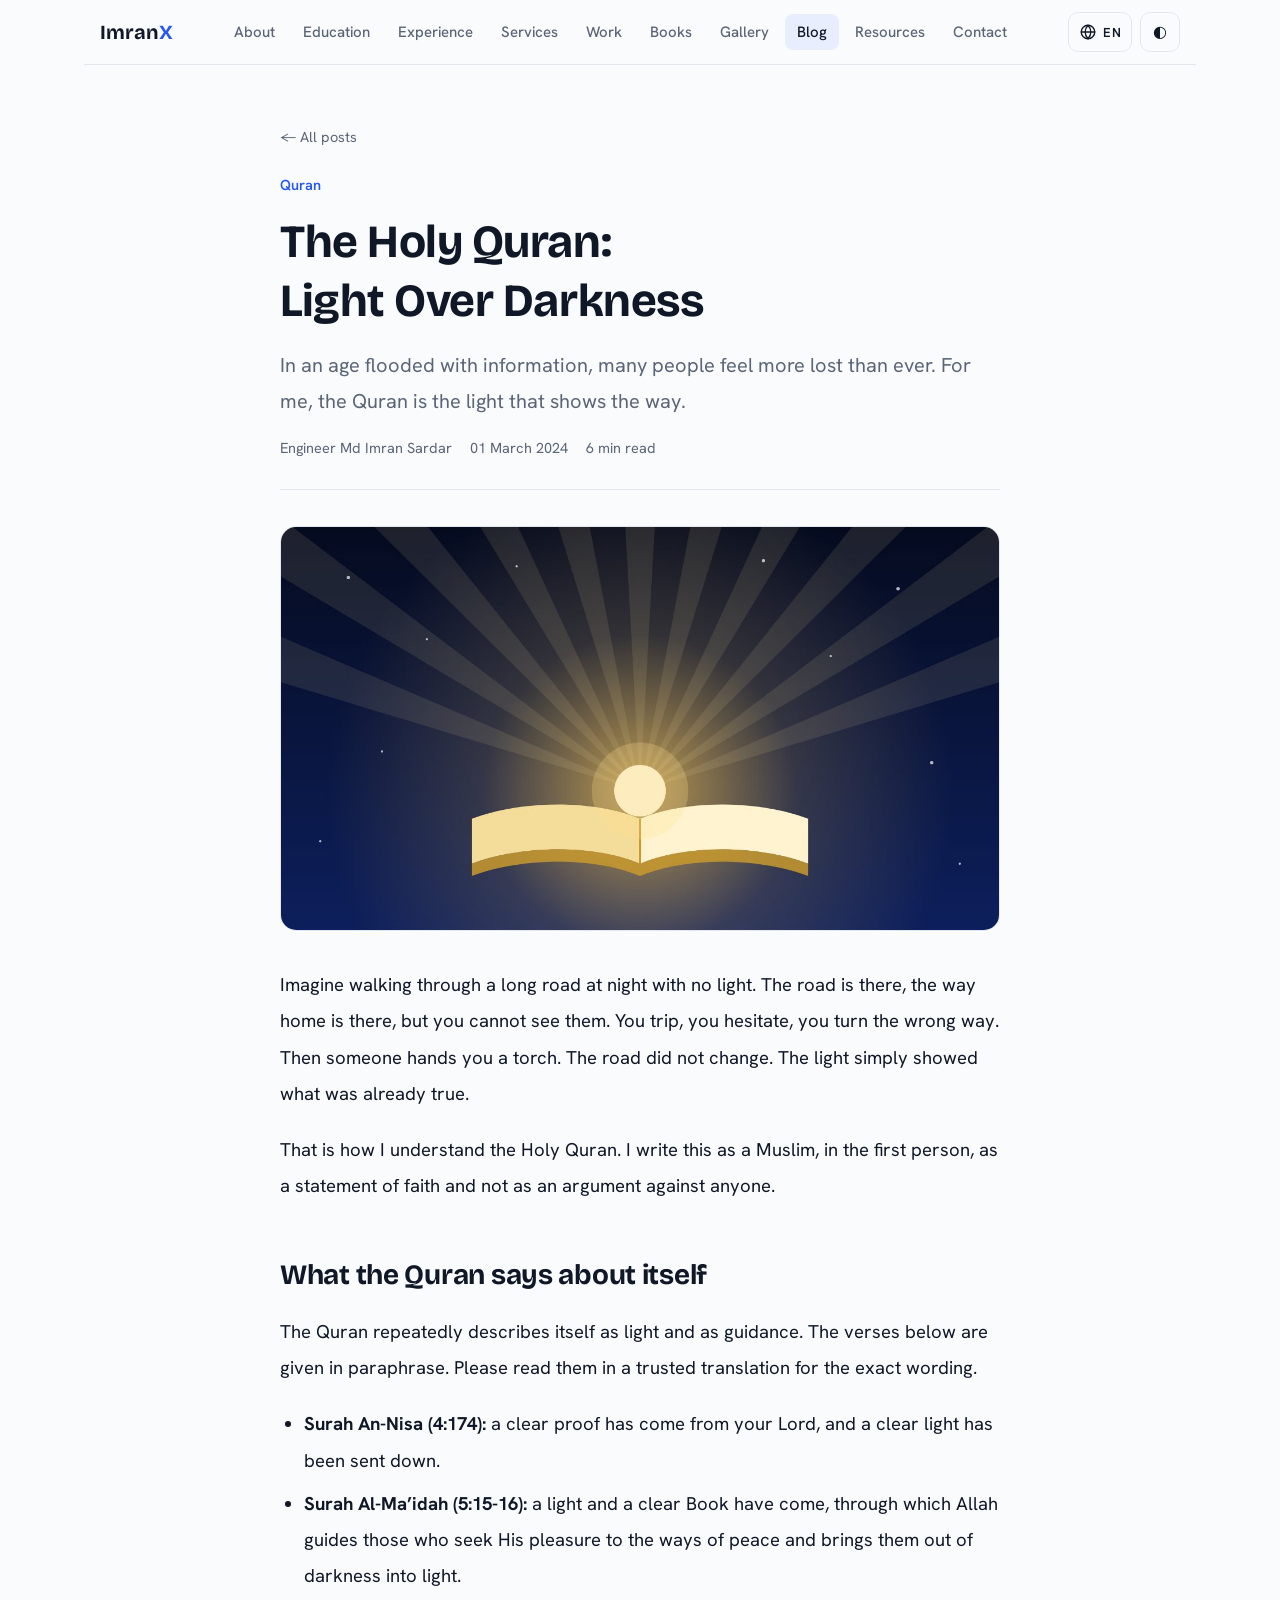
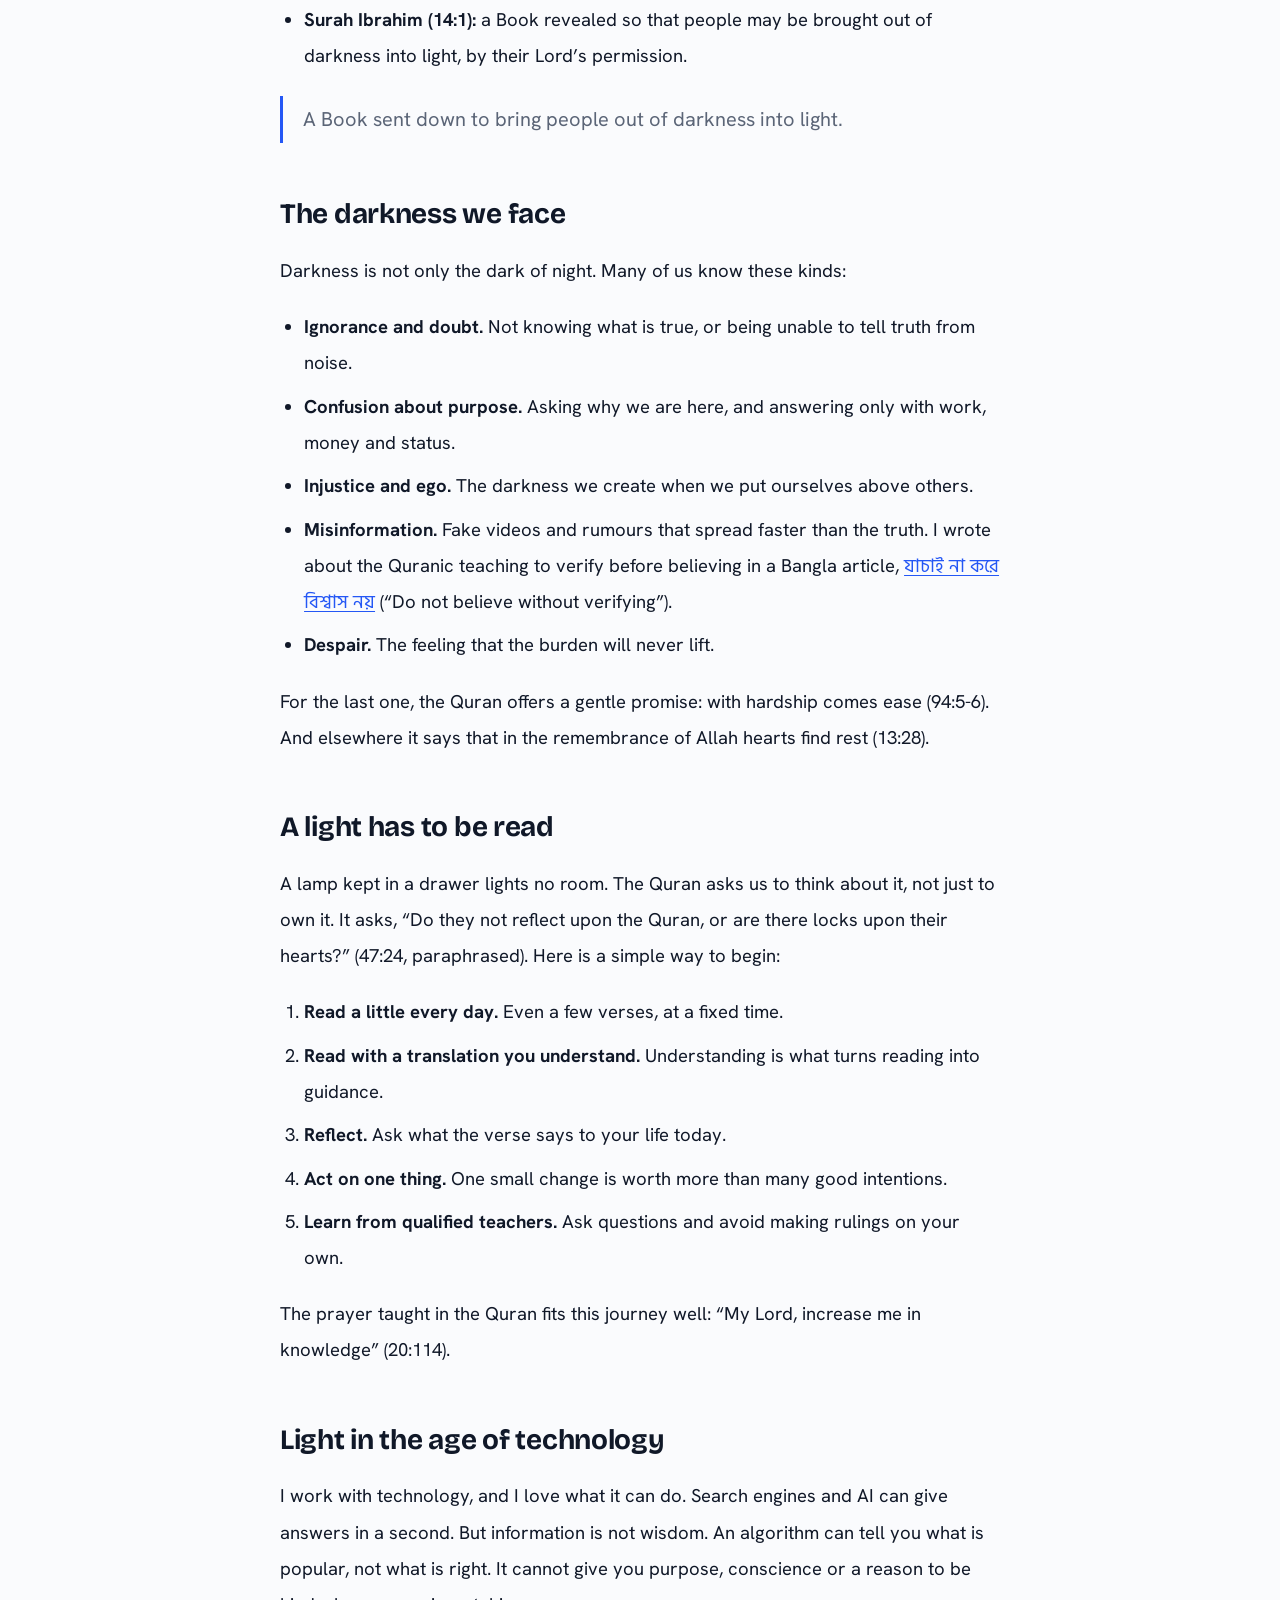
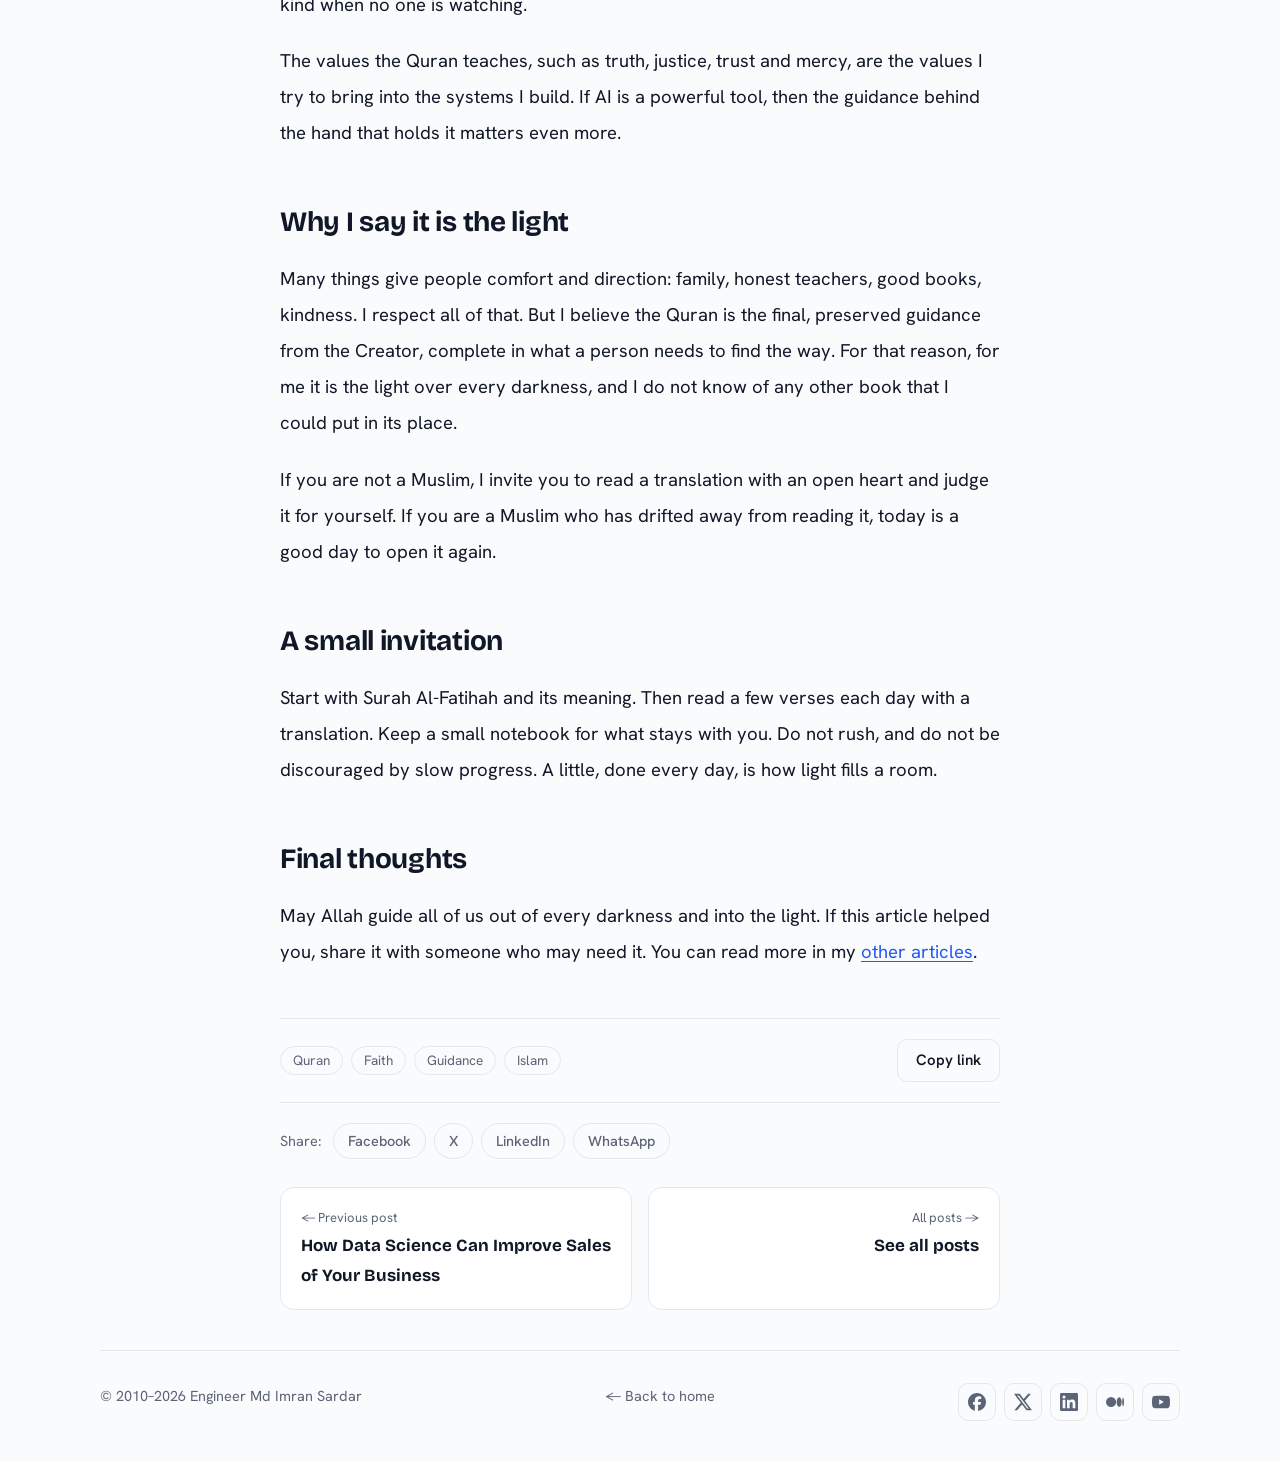
<file: holy-quran-light-over-darkness.html>
<!doctype html>
<html lang="en">
<head>
<meta charset="utf-8">
<meta name="viewport" content="width=device-width, initial-scale=1, viewport-fit=cover">
<meta name="claude:viewport-fit-sides" content="cover">
<title>The Holy Quran: Light Over Darkness | ImranX</title>
<meta name="description" content="Why I believe the Holy Quran is the light that brings people out of darkness, and how it speaks to doubt and information overload today.">
<!-- ===== POST SEO: for every new post, update title, description, canonical, og:url, og:title, og:description, og:image, article:published_time and the JSON-LD (headline, description, image, dates, url) ===== -->
<link rel="canonical" href="https://imranx.com/holy-quran-light-over-darkness">
<meta name="robots" content="index,follow,max-image-preview:large">
<meta property="og:type" content="article">
<meta property="og:site_name" content="ImranX">
<meta property="og:locale" content="en_US">
<meta property="og:title" content="The Holy Quran: Light Over Darkness">
<meta property="og:description" content="Why I believe the Holy Quran is the light that brings people out of darkness, and how it speaks to doubt and information overload today.">
<meta property="og:url" content="https://imranx.com/holy-quran-light-over-darkness">
<meta property="og:image" content="https://imranx.com/images/blog/holy-quran-light-over-darkness.jpg">
<meta property="article:published_time" content="2024-03-01">
<meta property="article:author" content="Md Imran Sardar">
<meta name="twitter:card" content="summary_large_image">
<link rel="icon" href="favicon.svg" type="image/svg+xml">
<link rel="icon" href="favicon.ico" sizes="48x48">
<link rel="icon" href="favicon-48.png" type="image/png" sizes="48x48">
<link rel="apple-touch-icon" href="apple-touch-icon.png">
<link rel="manifest" href="site.webmanifest">
<meta name="theme-color" content="#2457f5">
<script type="application/ld+json">
{
  "@context": "https://schema.org",
  "@type": "BlogPosting",
  "headline": "The Holy Quran: Light Over Darkness",
  "description": "Why I believe the Holy Quran is the light that brings people out of darkness, and how it speaks to doubt and information overload today.",
  "image": "https://imranx.com/images/blog/holy-quran-light-over-darkness.jpg",
  "datePublished": "2024-03-01",
  "dateModified": "2024-03-01",
  "inLanguage": "en",
  "keywords": "Quran, Faith, Guidance, Islam",
  "wordCount": 778,
  "author": {
    "@id": "https://imranx.com/#person"
  },
  "publisher": {
    "@id": "https://imranx.com/#person"
  },
  "mainEntityOfPage": {
    "@type": "WebPage",
    "@id": "https://imranx.com/holy-quran-light-over-darkness"
  }
}
</script>
<script type="application/ld+json">
{
  "@context": "https://schema.org",
  "@type": "BreadcrumbList",
  "itemListElement": [
    {
      "@type": "ListItem",
      "position": 1,
      "name": "Home",
      "item": "https://imranx.com/"
    },
    {
      "@type": "ListItem",
      "position": 2,
      "name": "Blog",
      "item": "https://imranx.com/blog"
    },
    {
      "@type": "ListItem",
      "position": 3,
      "name": "The Holy Quran: Light Over Darkness",
      "item": "https://imranx.com/holy-quran-light-over-darkness"
    }
  ]
}
</script>
<link rel="preconnect" href="https://fonts.googleapis.com">
<link rel="preconnect" href="https://fonts.gstatic.com" crossorigin>
<link rel="stylesheet" href="https://fonts.googleapis.com/css2?family=Bricolage+Grotesque:opsz,wght@12..96,500;12..96,700&family=Hanken+Grotesk:wght@400;500;600&family=Hind+Siliguri:wght@400;500;600;700&family=JetBrains+Mono:wght@400;500&display=swap">
<link rel="stylesheet" href="style.css">
</head>
<body>
<div class="progress" id="progress" aria-hidden="true"></div>
<div class="wrap">
<header class="top">
  <div class="bar">
    <a class="brand" href="index.html">Imran<span>X</span></a>
    <nav id="nav" aria-label="Primary">
      <ul>
        <li><a href="index.html#about">About</a></li>
        <li><a href="index.html#education">Education</a></li>
        <li><a href="index.html#experience">Experience</a></li>
        <li><a href="index.html#services">Services</a></li>
        <li><a href="index.html#work">Work</a></li>
        <li><a href="index.html#gallery">Gallery</a></li>
        <li><a href="blog.html" aria-current="page">Blog</a></li>
        <li><a href="index.html#contact">Contact</a></li>
      </ul>
    </nav>
    <div class="actions">
      <button class="icon-btn" id="themeBtn" type="button" aria-label="Toggle theme">◐</button>
      <button class="icon-btn" id="menuBtn" type="button" aria-label="Open menu" aria-expanded="false" aria-controls="nav">☰</button>
    </div>
  </div>
</header>

<main>
<article class="post">
  <a class="crumb" href="blog.html">← All posts</a>

  <!-- 1. POST HEADER: category, title, lead sentence, date, reading time -->
  <header class="post-head">
    <p class="post-meta"><span class="cat">Quran</span></p>
    <h1>The Holy Quran: Light Over Darkness</h1>
    <p class="lead">In an age flooded with information, many people feel more lost than ever. For me, the Quran is the light that shows the way.</p>
    <p class="post-meta" style="margin-top:16px">
      <span>Engineer Md Imran Sardar</span>
      <time datetime="2024-03-01">01 March 2024</time>
      <span>6 min read</span>
    </p>
  </header>

  <!-- FEATURE IMAGE: put your image in images/blog/ and change the file name below. Remove this line for a post without one. -->
  <img class="feature" src="images/blog/holy-quran-light-over-darkness.jpg" alt="The Holy Quran: Light Over Darkness" width="1280" height="720" onerror="this.remove()">

  <!-- 2. POST BODY: write your content inside .prose using the elements below -->
  <div class="prose">
    <p>Imagine walking through a long road at night with no light. The road is there, the way home is there, but you cannot see them. You trip, you hesitate, you turn the wrong way. Then someone hands you a torch. The road did not change. The light simply showed what was already true.</p>
    <p>That is how I understand the Holy Quran. I write this as a Muslim, in the first person, as a statement of faith and not as an argument against anyone.</p>

    <h2>What the Quran says about itself</h2>
    <p>The Quran repeatedly describes itself as light and as guidance. The verses below are given in paraphrase. Please read them in a trusted translation for the exact wording.</p>
    <ul>
      <li><strong>Surah An-Nisa (4:174):</strong> a clear proof has come from your Lord, and a clear light has been sent down.</li>
      <li><strong>Surah Al-Ma’idah (5:15-16):</strong> a light and a clear Book have come, through which Allah guides those who seek His pleasure to the ways of peace and brings them out of darkness into light.</li>
      <li><strong>Surah Ibrahim (14:1):</strong> a Book revealed so that people may be brought out of darkness into light, by their Lord’s permission.</li>
    </ul>
    <blockquote>A Book sent down to bring people out of darkness into light.</blockquote>

    <h2>The darkness we face</h2>
    <p>Darkness is not only the dark of night. Many of us know these kinds:</p>
    <ul>
      <li><strong>Ignorance and doubt.</strong> Not knowing what is true, or being unable to tell truth from noise.</li>
      <li><strong>Confusion about purpose.</strong> Asking why we are here, and answering only with work, money and status.</li>
      <li><strong>Injustice and ego.</strong> The darkness we create when we put ourselves above others.</li>
      <li><strong>Misinformation.</strong> Fake videos and rumours that spread faster than the truth. I wrote about the Quranic teaching to verify before believing in a Bangla article, <a href="quran-verify-news-deepfake.html" lang="bn">যাচাই না করে বিশ্বাস নয়</a> (“Do not believe without verifying”).</li>
      <li><strong>Despair.</strong> The feeling that the burden will never lift.</li>
    </ul>
    <p>For the last one, the Quran offers a gentle promise: with hardship comes ease (94:5-6). And elsewhere it says that in the remembrance of Allah hearts find rest (13:28).</p>

    <h2>A light has to be read</h2>
    <p>A lamp kept in a drawer lights no room. The Quran asks us to think about it, not just to own it. It asks, “Do they not reflect upon the Quran, or are there locks upon their hearts?” (47:24, paraphrased). Here is a simple way to begin:</p>
    <ol>
      <li><strong>Read a little every day.</strong> Even a few verses, at a fixed time.</li>
      <li><strong>Read with a translation you understand.</strong> Understanding is what turns reading into guidance.</li>
      <li><strong>Reflect.</strong> Ask what the verse says to your life today.</li>
      <li><strong>Act on one thing.</strong> One small change is worth more than many good intentions.</li>
      <li><strong>Learn from qualified teachers.</strong> Ask questions and avoid making rulings on your own.</li>
    </ol>
    <p>The prayer taught in the Quran fits this journey well: “My Lord, increase me in knowledge” (20:114).</p>

    <h2>Light in the age of technology</h2>
    <p>I work with technology, and I love what it can do. Search engines and AI can give answers in a second. But information is not wisdom. An algorithm can tell you what is popular, not what is right. It cannot give you purpose, conscience or a reason to be kind when no one is watching.</p>
    <p>The values the Quran teaches, such as truth, justice, trust and mercy, are the values I try to bring into the systems I build. If AI is a powerful tool, then the guidance behind the hand that holds it matters even more.</p>

    <h2>Why I say it is the light</h2>
    <p>Many things give people comfort and direction: family, honest teachers, good books, kindness. I respect all of that. But I believe the Quran is the final, preserved guidance from the Creator, complete in what a person needs to find the way. For that reason, for me it is the light over every darkness, and I do not know of any other book that I could put in its place.</p>
    <p>If you are not a Muslim, I invite you to read a translation with an open heart and judge it for yourself. If you are a Muslim who has drifted away from reading it, today is a good day to open it again.</p>

    <h2>A small invitation</h2>
    <p>Start with Surah Al-Fatihah and its meaning. Then read a few verses each day with a translation. Keep a small notebook for what stays with you. Do not rush, and do not be discouraged by slow progress. A little, done every day, is how light fills a room.</p>

    <h2>Final thoughts</h2>
    <p>May Allah guide all of us out of every darkness and into the light. If this article helped you, share it with someone who may need it. You can read more in my <a href="blog.html">other articles</a>.</p>
  </div>

  <!-- 3. POST FOOTER: tags and copy-link -->
  <div class="post-foot">
    <div class="tags"><span>Quran</span><span>Faith</span><span>Guidance</span><span>Islam</span></div>
    <button class="btn ghost" id="copyLink" type="button">Copy link</button>
  </div>
  <div class="share" id="share" style="margin-top:20px"><span class="lbl">Share:</span></div>

  <!-- COMMENTS: appear after you fill SITE.giscus in site.js -->
  <section id="comments" hidden><h2>Comments</h2></section>

  <!-- 4. PREVIOUS / NEXT -->
  <nav class="pn" aria-label="More posts">
    <a class="prev" href="data-science-improve-sales.html"><small>← Previous post</small><b>How Data Science Can Improve Sales of Your Business</b></a>
    <a class="next" href="blog.html"><small>All posts →</small><b>See all posts</b></a>
  </nav>
</article>
</main>

<footer>
  <span>© 2026 Engineer Md Imran Sardar</span>
  <div class="social" data-social></div>
  <span><a href="index.html">← Back to home</a></span>
</footer>
</div>
<script src="site.js"></script>
</body>
</html>
</file>
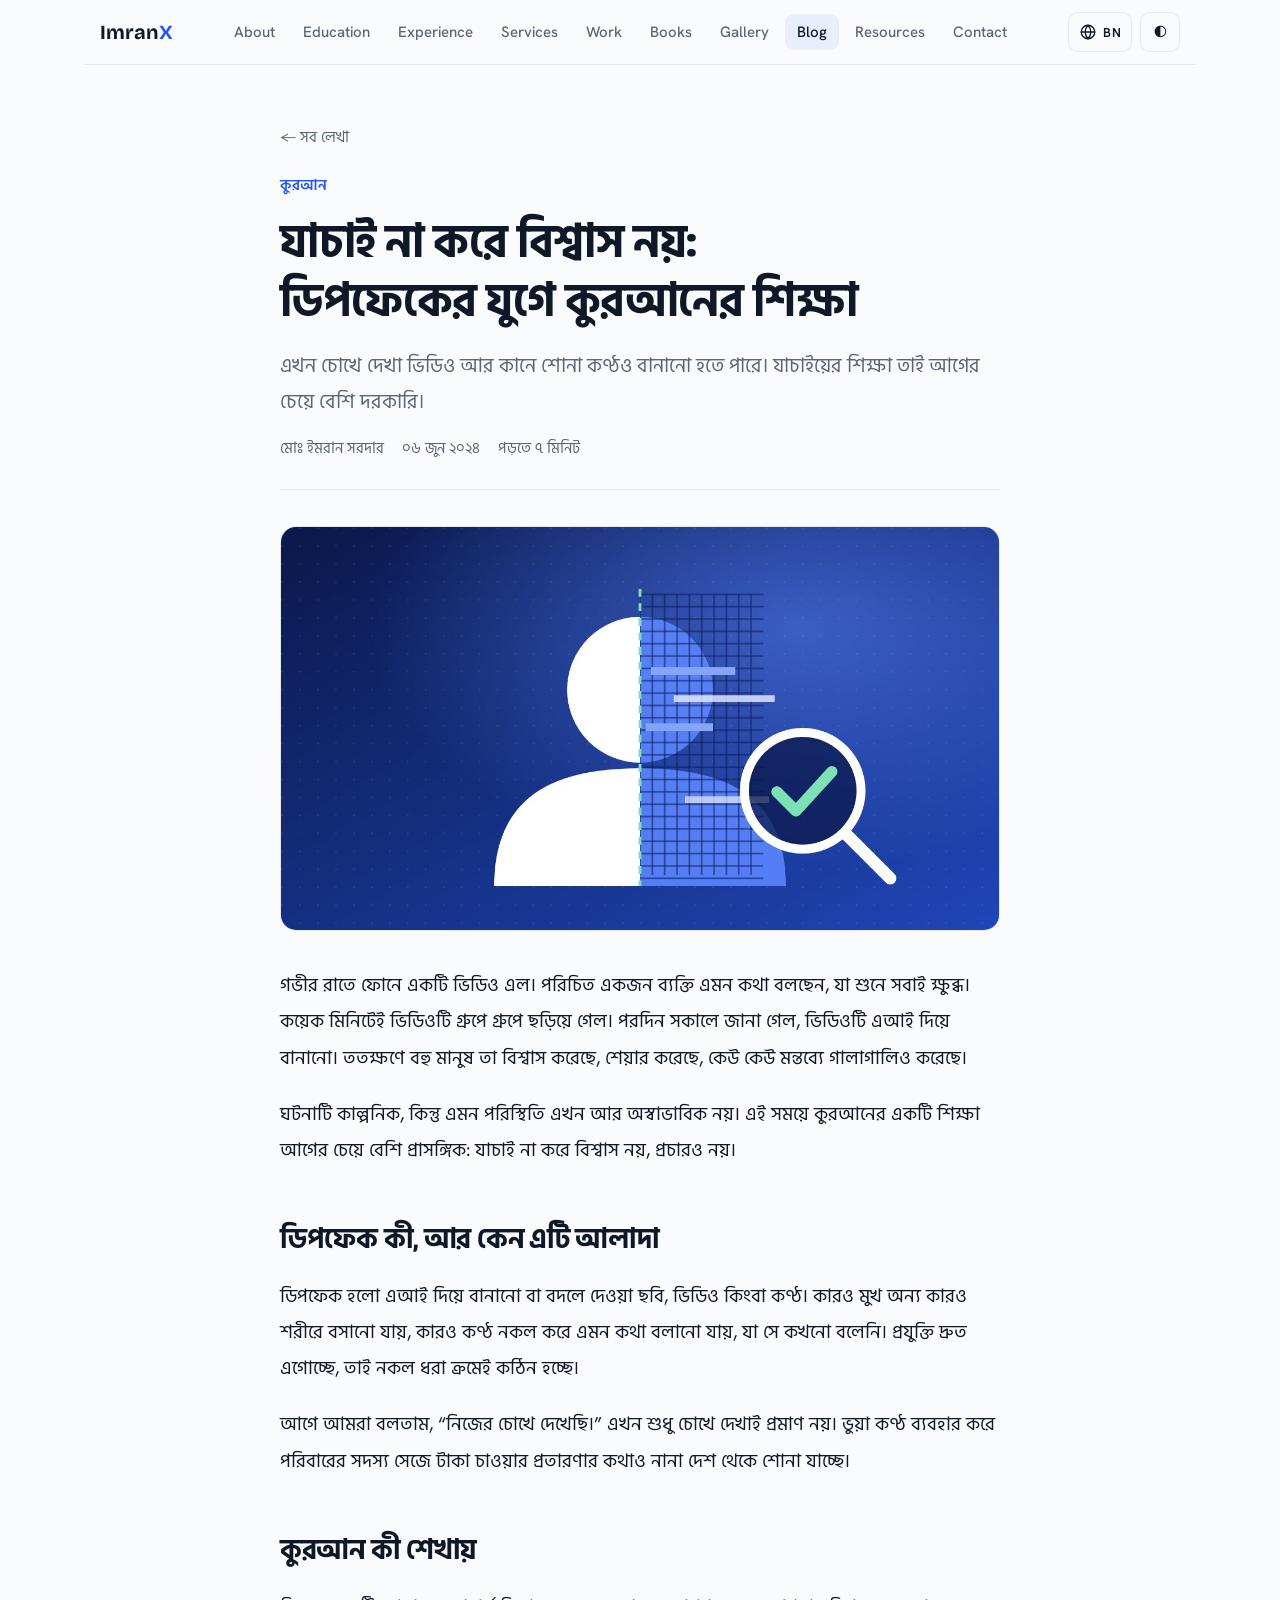
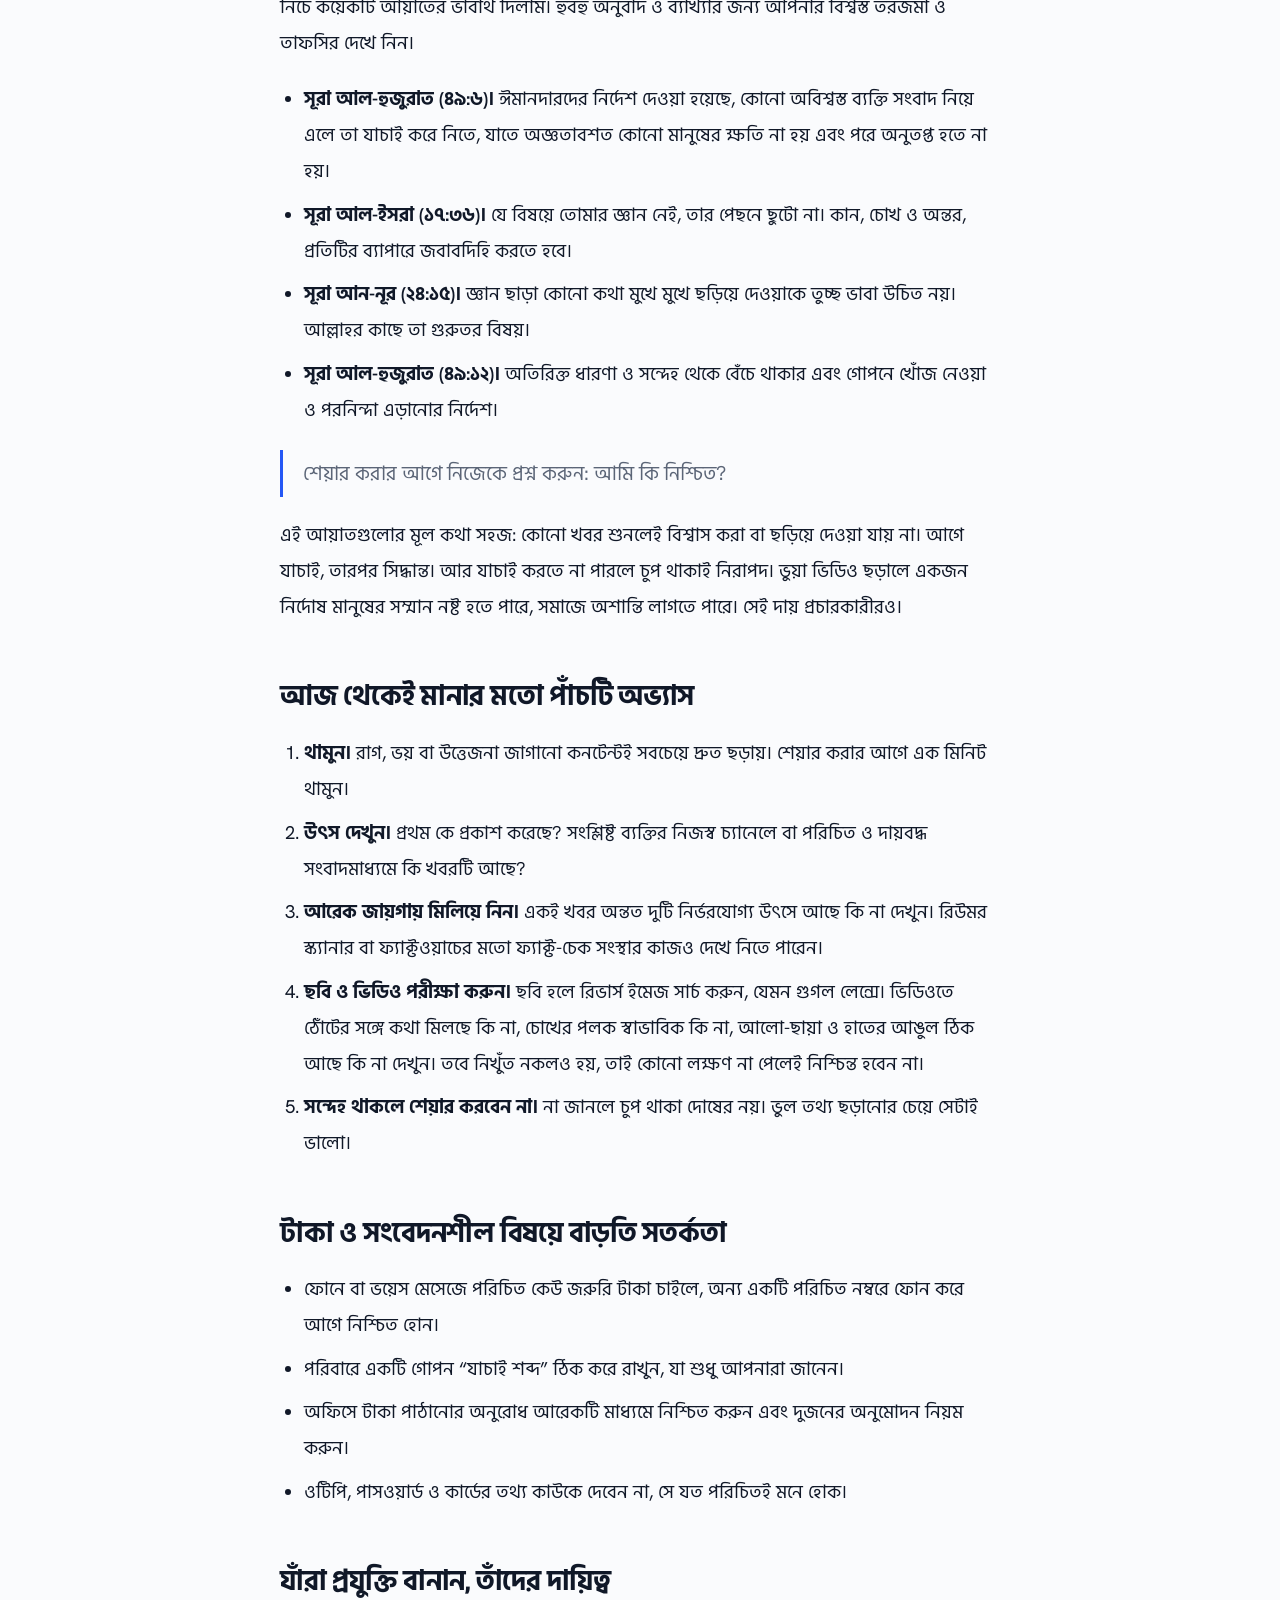
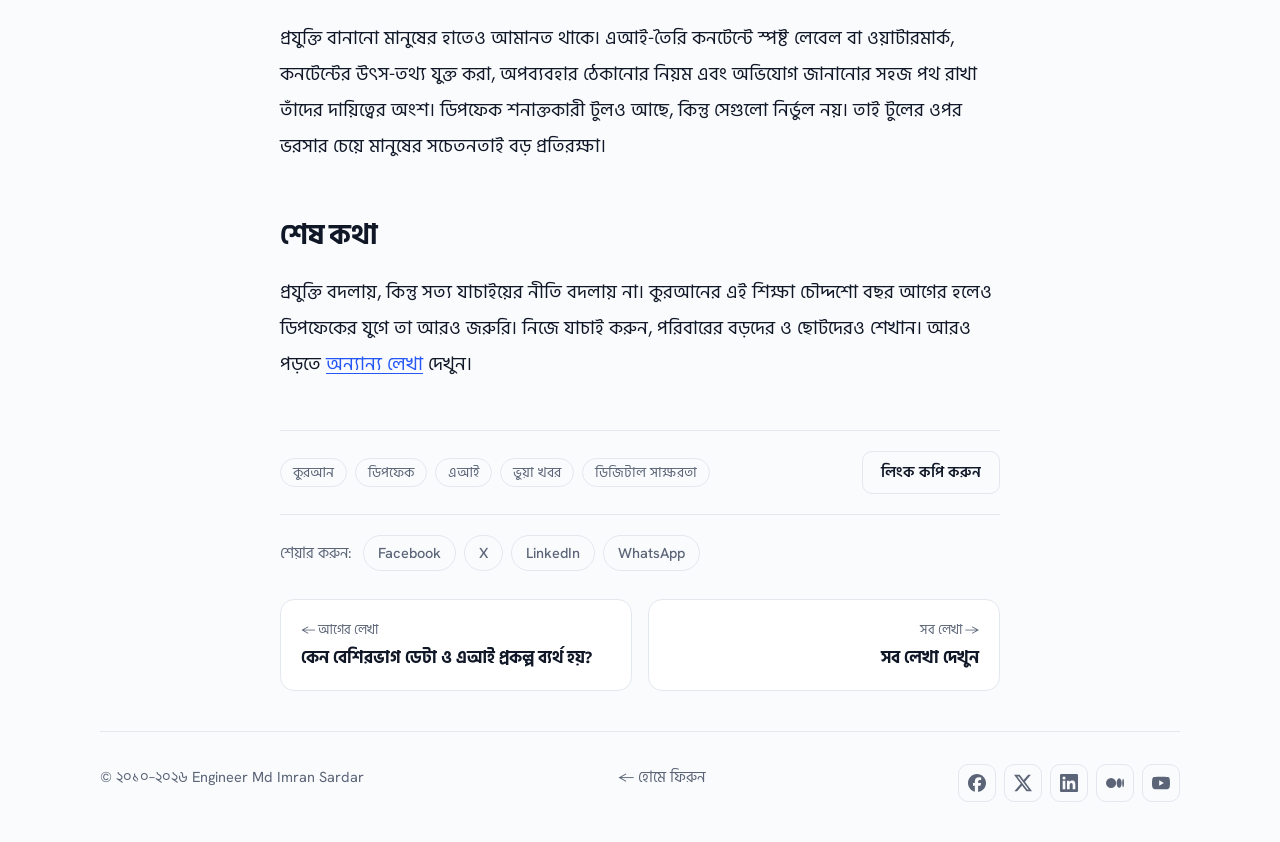
<file: quran-verify-news-deepfake.html>
<!doctype html>
<html lang="bn">
<head>
<meta charset="utf-8">
<meta name="viewport" content="width=device-width, initial-scale=1, viewport-fit=cover">
<meta name="claude:viewport-fit-sides" content="cover">
<title>যাচাই না করে বিশ্বাস নয়: ডিপফেকের যুগে কুরআনের শিক্ষা | ImranX</title>
<meta name="description" content="ডিপফেক ও ভুয়া খবরের যুগে সংবাদ যাচাই নিয়ে কুরআনের নির্দেশনা এবং আজ থেকেই মানার মতো পাঁচটি সহজ অভ্যাস।">
<!-- ===== POST SEO: for every new post, update title, description, canonical, og:url, og:title, og:description, og:image, article:published_time and the JSON-LD (headline, description, image, dates, url) ===== -->
<link rel="canonical" href="https://imranx.com/quran-verify-news-deepfake">
<meta name="robots" content="index,follow,max-image-preview:large">
<meta property="og:type" content="article">
<meta property="og:site_name" content="ImranX">
<meta property="og:locale" content="bn_BD">
<meta property="og:title" content="যাচাই না করে বিশ্বাস নয়: ডিপফেকের যুগে কুরআনের শিক্ষা">
<meta property="og:description" content="ডিপফেক ও ভুয়া খবরের যুগে সংবাদ যাচাই নিয়ে কুরআনের নির্দেশনা এবং আজ থেকেই মানার মতো পাঁচটি সহজ অভ্যাস।">
<meta property="og:url" content="https://imranx.com/quran-verify-news-deepfake">
<meta property="og:image" content="https://imranx.com/images/blog/quran-verify-news-deepfake.jpg">
<meta property="article:published_time" content="2024-06-06">
<meta property="article:author" content="Md Imran Sardar">
<meta name="twitter:card" content="summary_large_image">
<link rel="icon" href="favicon.svg" type="image/svg+xml">
<link rel="icon" href="favicon.ico" sizes="48x48">
<link rel="icon" href="favicon-48.png" type="image/png" sizes="48x48">
<link rel="apple-touch-icon" href="apple-touch-icon.png">
<link rel="manifest" href="site.webmanifest">
<meta name="theme-color" content="#2457f5">
<script type="application/ld+json">
{
  "@context": "https://schema.org",
  "@type": "BlogPosting",
  "headline": "যাচাই না করে বিশ্বাস নয়: ডিপফেকের যুগে কুরআনের শিক্ষা",
  "description": "ডিপফেক ও ভুয়া খবরের যুগে সংবাদ যাচাই নিয়ে কুরআনের নির্দেশনা এবং আজ থেকেই মানার মতো পাঁচটি সহজ অভ্যাস।",
  "image": "https://imranx.com/images/blog/quran-verify-news-deepfake.jpg",
  "datePublished": "2024-06-06",
  "dateModified": "2024-06-06",
  "inLanguage": "bn",
  "keywords": "কুরআন, ডিপফেক, এআই, ভুয়া খবর, ডিজিটাল সাক্ষরতা",
  "wordCount": 581,
  "author": {
    "@id": "https://imranx.com/#person"
  },
  "publisher": {
    "@id": "https://imranx.com/#person"
  },
  "mainEntityOfPage": {
    "@type": "WebPage",
    "@id": "https://imranx.com/quran-verify-news-deepfake"
  }
}
</script>
<script type="application/ld+json">
{
  "@context": "https://schema.org",
  "@type": "BreadcrumbList",
  "itemListElement": [
    {
      "@type": "ListItem",
      "position": 1,
      "name": "Home",
      "item": "https://imranx.com/"
    },
    {
      "@type": "ListItem",
      "position": 2,
      "name": "Blog",
      "item": "https://imranx.com/blog"
    },
    {
      "@type": "ListItem",
      "position": 3,
      "name": "যাচাই না করে বিশ্বাস নয়: ডিপফেকের যুগে কুরআনের শিক্ষা",
      "item": "https://imranx.com/quran-verify-news-deepfake"
    }
  ]
}
</script>
<link rel="preconnect" href="https://fonts.googleapis.com">
<link rel="preconnect" href="https://fonts.gstatic.com" crossorigin>
<link rel="stylesheet" href="https://fonts.googleapis.com/css2?family=Bricolage+Grotesque:opsz,wght@12..96,500;12..96,700&family=Hanken+Grotesk:wght@400;500;600&family=Hind+Siliguri:wght@400;500;600;700&family=JetBrains+Mono:wght@400;500&display=swap">
<link rel="stylesheet" href="style.css">
</head>
<body>
<div class="progress" id="progress" aria-hidden="true"></div>
<div class="wrap">
<header class="top">
  <div class="bar">
    <a class="brand" href="index.html">Imran<span>X</span></a>
    <nav id="nav" aria-label="Primary">
      <ul>
        <li><a href="index.html#about">About</a></li>
        <li><a href="index.html#education">Education</a></li>
        <li><a href="index.html#experience">Experience</a></li>
        <li><a href="index.html#services">Services</a></li>
        <li><a href="index.html#work">Work</a></li>
        <li><a href="index.html#gallery">Gallery</a></li>
        <li><a href="blog.html" aria-current="page">Blog</a></li>
        <li><a href="index.html#contact">Contact</a></li>
      </ul>
    </nav>
    <div class="actions">
      <button class="icon-btn" id="themeBtn" type="button" aria-label="থিম পরিবর্তন করুন">◐</button>
      <button class="icon-btn" id="menuBtn" type="button" aria-label="মেনু খুলুন" aria-expanded="false" aria-controls="nav">☰</button>
    </div>
  </div>
</header>

<main>
<article class="post">
  <a class="crumb" href="blog.html">← সব লেখা</a>

  <!-- 1. POST HEADER: category, title, lead sentence, date, reading time -->
  <header class="post-head">
    <p class="post-meta"><span class="cat">কুরআন</span></p>
    <h1>যাচাই না করে বিশ্বাস নয়: ডিপফেকের যুগে কুরআনের শিক্ষা</h1>
    <p class="lead">এখন চোখে দেখা ভিডিও আর কানে শোনা কণ্ঠও বানানো হতে পারে। যাচাইয়ের শিক্ষা তাই আগের চেয়ে বেশি দরকারি।</p>
    <p class="post-meta" style="margin-top:16px">
      <span>মোঃ ইমরান সরদার</span>
      <time datetime="2026-10-16">০৬ জুন ২০২৪</time>
      <span>পড়তে ৭ মিনিট</span>
    </p>
  </header>

  <!-- FEATURE IMAGE: put your image in images/blog/ and change the file name below. Remove this line for a post without one. -->
  <img class="feature" src="images/blog/quran-verify-news-deepfake.jpg" alt="যাচাই না করে বিশ্বাস নয়: ডিপফেকের যুগে কুরআনের শিক্ষা" width="1280" height="720" onerror="this.remove()">

  <!-- 2. POST BODY: write your content inside .prose using the elements below -->
  <div class="prose">
    <p>গভীর রাতে ফোনে একটি ভিডিও এল। পরিচিত একজন ব্যক্তি এমন কথা বলছেন, যা শুনে সবাই ক্ষুব্ধ। কয়েক মিনিটেই ভিডিওটি গ্রুপে গ্রুপে ছড়িয়ে গেল। পরদিন সকালে জানা গেল, ভিডিওটি এআই দিয়ে বানানো। ততক্ষণে বহু মানুষ তা বিশ্বাস করেছে, শেয়ার করেছে, কেউ কেউ মন্তব্যে গালাগালিও করেছে।</p>
    <p>ঘটনাটি কাল্পনিক, কিন্তু এমন পরিস্থিতি এখন আর অস্বাভাবিক নয়। এই সময়ে কুরআনের একটি শিক্ষা আগের চেয়ে বেশি প্রাসঙ্গিক: যাচাই না করে বিশ্বাস নয়, প্রচারও নয়।</p>

    <h2>ডিপফেক কী, আর কেন এটি আলাদা</h2>
    <p>ডিপফেক হলো এআই দিয়ে বানানো বা বদলে দেওয়া ছবি, ভিডিও কিংবা কণ্ঠ। কারও মুখ অন্য কারও শরীরে বসানো যায়, কারও কণ্ঠ নকল করে এমন কথা বলানো যায়, যা সে কখনো বলেনি। প্রযুক্তি দ্রুত এগোচ্ছে, তাই নকল ধরা ক্রমেই কঠিন হচ্ছে।</p>
    <p>আগে আমরা বলতাম, “নিজের চোখে দেখেছি।” এখন শুধু চোখে দেখাই প্রমাণ নয়। ভুয়া কণ্ঠ ব্যবহার করে পরিবারের সদস্য সেজে টাকা চাওয়ার প্রতারণার কথাও নানা দেশ থেকে শোনা যাচ্ছে।</p>

    <h2>কুরআন কী শেখায়</h2>
    <p>নিচে কয়েকটি আয়াতের ভাবার্থ দিলাম। হুবহু অনুবাদ ও ব্যাখ্যার জন্য আপনার বিশ্বস্ত তরজমা ও তাফসির দেখে নিন।</p>
    <ul>
      <li><strong>সূরা আল-হুজুরাত (৪৯:৬)।</strong> ঈমানদারদের নির্দেশ দেওয়া হয়েছে, কোনো অবিশ্বস্ত ব্যক্তি সংবাদ নিয়ে এলে তা যাচাই করে নিতে, যাতে অজ্ঞতাবশত কোনো মানুষের ক্ষতি না হয় এবং পরে অনুতপ্ত হতে না হয়।</li>
      <li><strong>সূরা আল-ইসরা (১৭:৩৬)।</strong> যে বিষয়ে তোমার জ্ঞান নেই, তার পেছনে ছুটো না। কান, চোখ ও অন্তর, প্রতিটির ব্যাপারে জবাবদিহি করতে হবে।</li>
      <li><strong>সূরা আন-নূর (২৪:১৫)।</strong> জ্ঞান ছাড়া কোনো কথা মুখে মুখে ছড়িয়ে দেওয়াকে তুচ্ছ ভাবা উচিত নয়। আল্লাহর কাছে তা গুরুতর বিষয়।</li>
      <li><strong>সূরা আল-হুজুরাত (৪৯:১২)।</strong> অতিরিক্ত ধারণা ও সন্দেহ থেকে বেঁচে থাকার এবং গোপনে খোঁজ নেওয়া ও পরনিন্দা এড়ানোর নির্দেশ।</li>
    </ul>

    <blockquote>শেয়ার করার আগে নিজেকে প্রশ্ন করুন: আমি কি নিশ্চিত?</blockquote>

    <p>এই আয়াতগুলোর মূল কথা সহজ: কোনো খবর শুনলেই বিশ্বাস করা বা ছড়িয়ে দেওয়া যায় না। আগে যাচাই, তারপর সিদ্ধান্ত। আর যাচাই করতে না পারলে চুপ থাকাই নিরাপদ। ভুয়া ভিডিও ছড়ালে একজন নির্দোষ মানুষের সম্মান নষ্ট হতে পারে, সমাজে অশান্তি লাগতে পারে। সেই দায় প্রচারকারীরও।</p>

    <h2>আজ থেকেই মানার মতো পাঁচটি অভ্যাস</h2>
    <ol>
      <li><strong>থামুন।</strong> রাগ, ভয় বা উত্তেজনা জাগানো কনটেন্টই সবচেয়ে দ্রুত ছড়ায়। শেয়ার করার আগে এক মিনিট থামুন।</li>
      <li><strong>উৎস দেখুন।</strong> প্রথম কে প্রকাশ করেছে? সংশ্লিষ্ট ব্যক্তির নিজস্ব চ্যানেলে বা পরিচিত ও দায়বদ্ধ সংবাদমাধ্যমে কি খবরটি আছে?</li>
      <li><strong>আরেক জায়গায় মিলিয়ে নিন।</strong> একই খবর অন্তত দুটি নির্ভরযোগ্য উৎসে আছে কি না দেখুন। রিউমর স্ক্যানার বা ফ্যাক্টওয়াচের মতো ফ্যাক্ট-চেক সংস্থার কাজও দেখে নিতে পারেন।</li>
      <li><strong>ছবি ও ভিডিও পরীক্ষা করুন।</strong> ছবি হলে রিভার্স ইমেজ সার্চ করুন, যেমন গুগল লেন্সে। ভিডিওতে ঠোঁটের সঙ্গে কথা মিলছে কি না, চোখের পলক স্বাভাবিক কি না, আলো-ছায়া ও হাতের আঙুল ঠিক আছে কি না দেখুন। তবে নিখুঁত নকলও হয়, তাই কোনো লক্ষণ না পেলেই নিশ্চিন্ত হবেন না।</li>
      <li><strong>সন্দেহ থাকলে শেয়ার করবেন না।</strong> না জানলে চুপ থাকা দোষের নয়। ভুল তথ্য ছড়ানোর চেয়ে সেটাই ভালো।</li>
    </ol>

    <h2>টাকা ও সংবেদনশীল বিষয়ে বাড়তি সতর্কতা</h2>
    <ul>
      <li>ফোনে বা ভয়েস মেসেজে পরিচিত কেউ জরুরি টাকা চাইলে, অন্য একটি পরিচিত নম্বরে ফোন করে আগে নিশ্চিত হোন।</li>
      <li>পরিবারে একটি গোপন “যাচাই শব্দ” ঠিক করে রাখুন, যা শুধু আপনারা জানেন।</li>
      <li>অফিসে টাকা পাঠানোর অনুরোধ আরেকটি মাধ্যমে নিশ্চিত করুন এবং দুজনের অনুমোদন নিয়ম করুন।</li>
      <li>ওটিপি, পাসওয়ার্ড ও কার্ডের তথ্য কাউকে দেবেন না, সে যত পরিচিতই মনে হোক।</li>
    </ul>

    <h2>যাঁরা প্রযুক্তি বানান, তাঁদের দায়িত্ব</h2>
    <p>প্রযুক্তি বানানো মানুষের হাতেও আমানত থাকে। এআই-তৈরি কনটেন্টে স্পষ্ট লেবেল বা ওয়াটারমার্ক, কনটেন্টের উৎস-তথ্য যুক্ত করা, অপব্যবহার ঠেকানোর নিয়ম এবং অভিযোগ জানানোর সহজ পথ রাখা তাঁদের দায়িত্বের অংশ। ডিপফেক শনাক্তকারী টুলও আছে, কিন্তু সেগুলো নির্ভুল নয়। তাই টুলের ওপর ভরসার চেয়ে মানুষের সচেতনতাই বড় প্রতিরক্ষা।</p>

    <h2>শেষ কথা</h2>
    <p>প্রযুক্তি বদলায়, কিন্তু সত্য যাচাইয়ের নীতি বদলায় না। কুরআনের এই শিক্ষা চৌদ্দশো বছর আগের হলেও ডিপফেকের যুগে তা আরও জরুরি। নিজে যাচাই করুন, পরিবারের বড়দের ও ছোটদেরও শেখান। আরও পড়তে <a href="blog.html">অন্যান্য লেখা</a> দেখুন।</p>
  </div>

  <!-- 3. POST FOOTER: tags and copy-link -->
  <div class="post-foot">
    <div class="tags"><span>কুরআন</span><span>ডিপফেক</span><span>এআই</span><span>ভুয়া খবর</span><span>ডিজিটাল সাক্ষরতা</span></div>
    <button class="btn ghost" id="copyLink" type="button">লিংক কপি করুন</button>
  </div>
  <div class="share" id="share" style="margin-top:20px"><span class="lbl">শেয়ার করুন:</span></div>

  <!-- COMMENTS: appear after you fill SITE.giscus in site.js -->
  <section id="comments" hidden><h2>মন্তব্য</h2></section>

  <!-- 4. PREVIOUS / NEXT -->
  <nav class="pn" aria-label="আরও লেখা">
    <a class="prev" href="why-data-ai-projects-fail.html"><small>← আগের লেখা</small><b>কেন বেশিরভাগ ডেটা ও এআই প্রকল্প ব্যর্থ হয়?</b></a>
    <a class="next" href="blog.html"><small>সব লেখা →</small><b>সব লেখা দেখুন</b></a>
  </nav>
</article>
</main>

<footer>
  <span>© ২০২৬ Engineer Md Imran Sardar</span>
  <div class="social" data-social></div>
  <span><a href="index.html">← হোমে ফিরুন</a></span>
</footer>
</div>
<script src="site.js"></script>
</body>
</html>
</file>
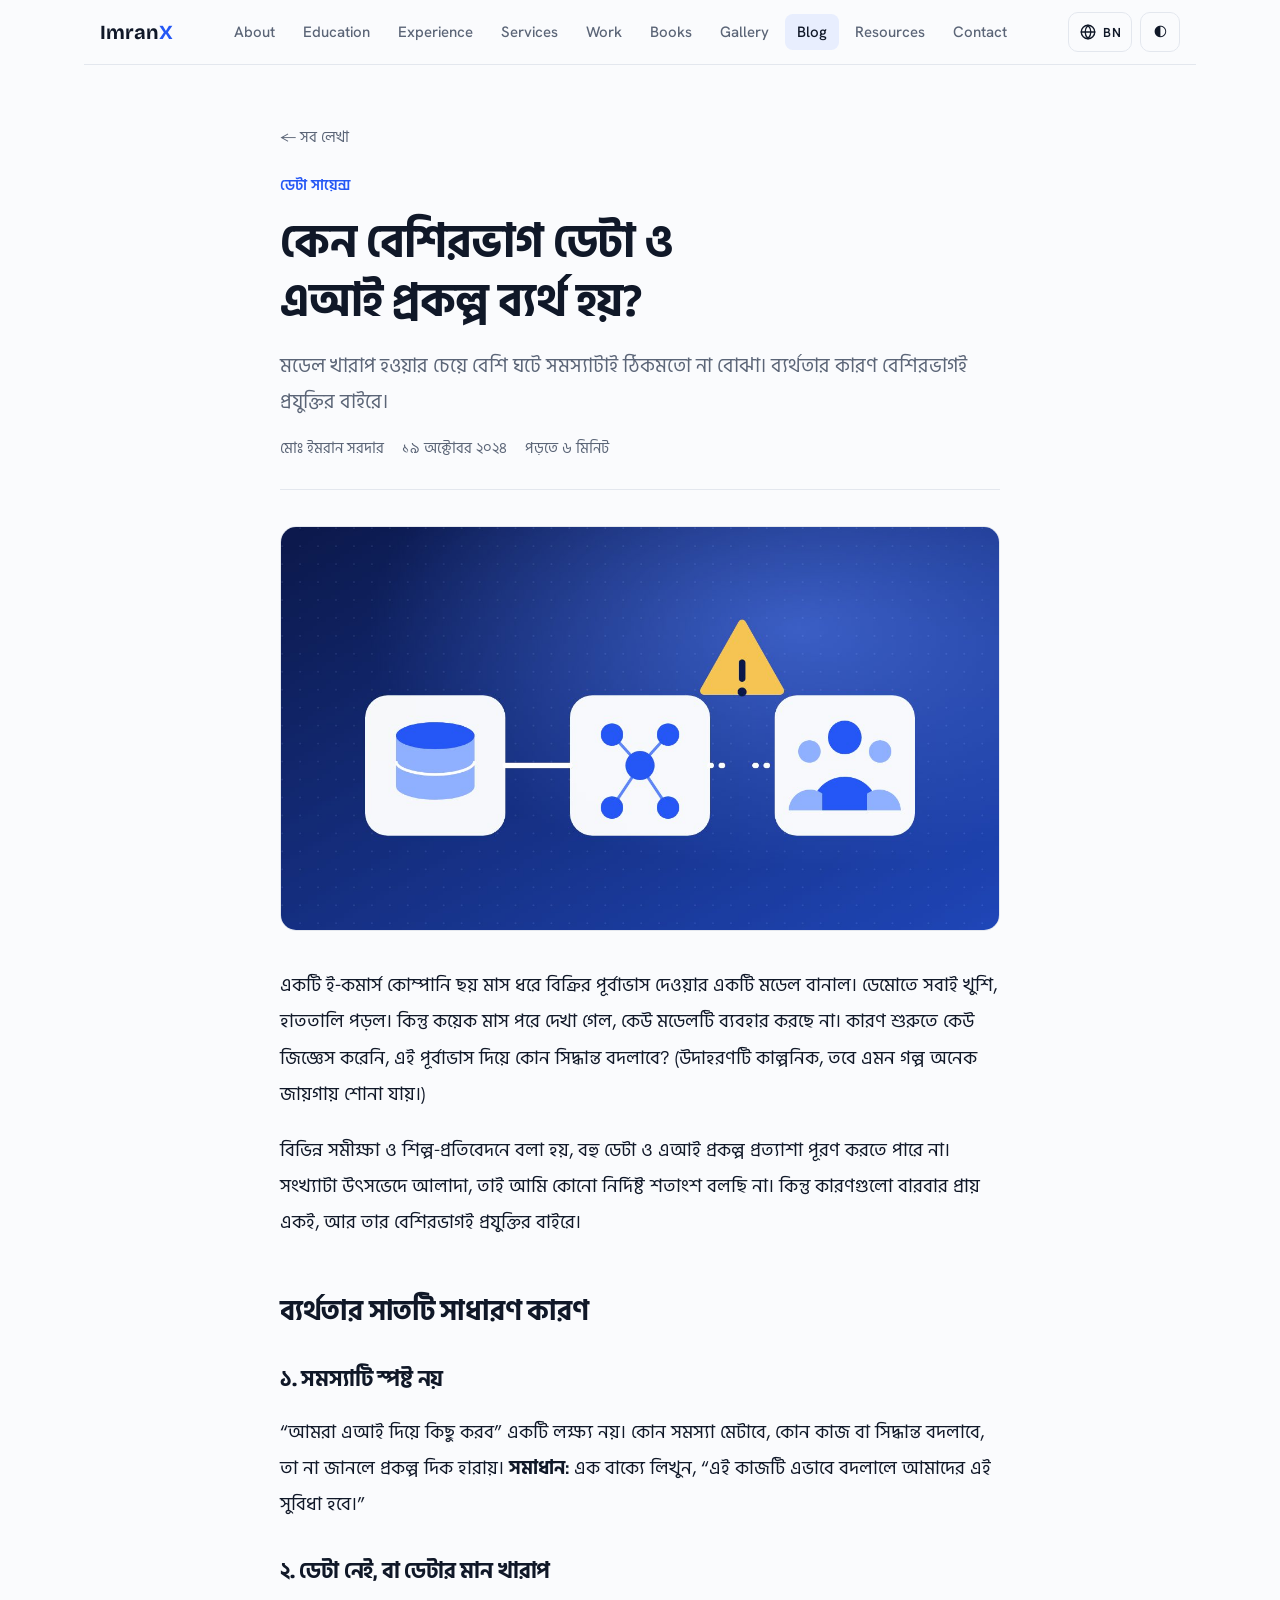
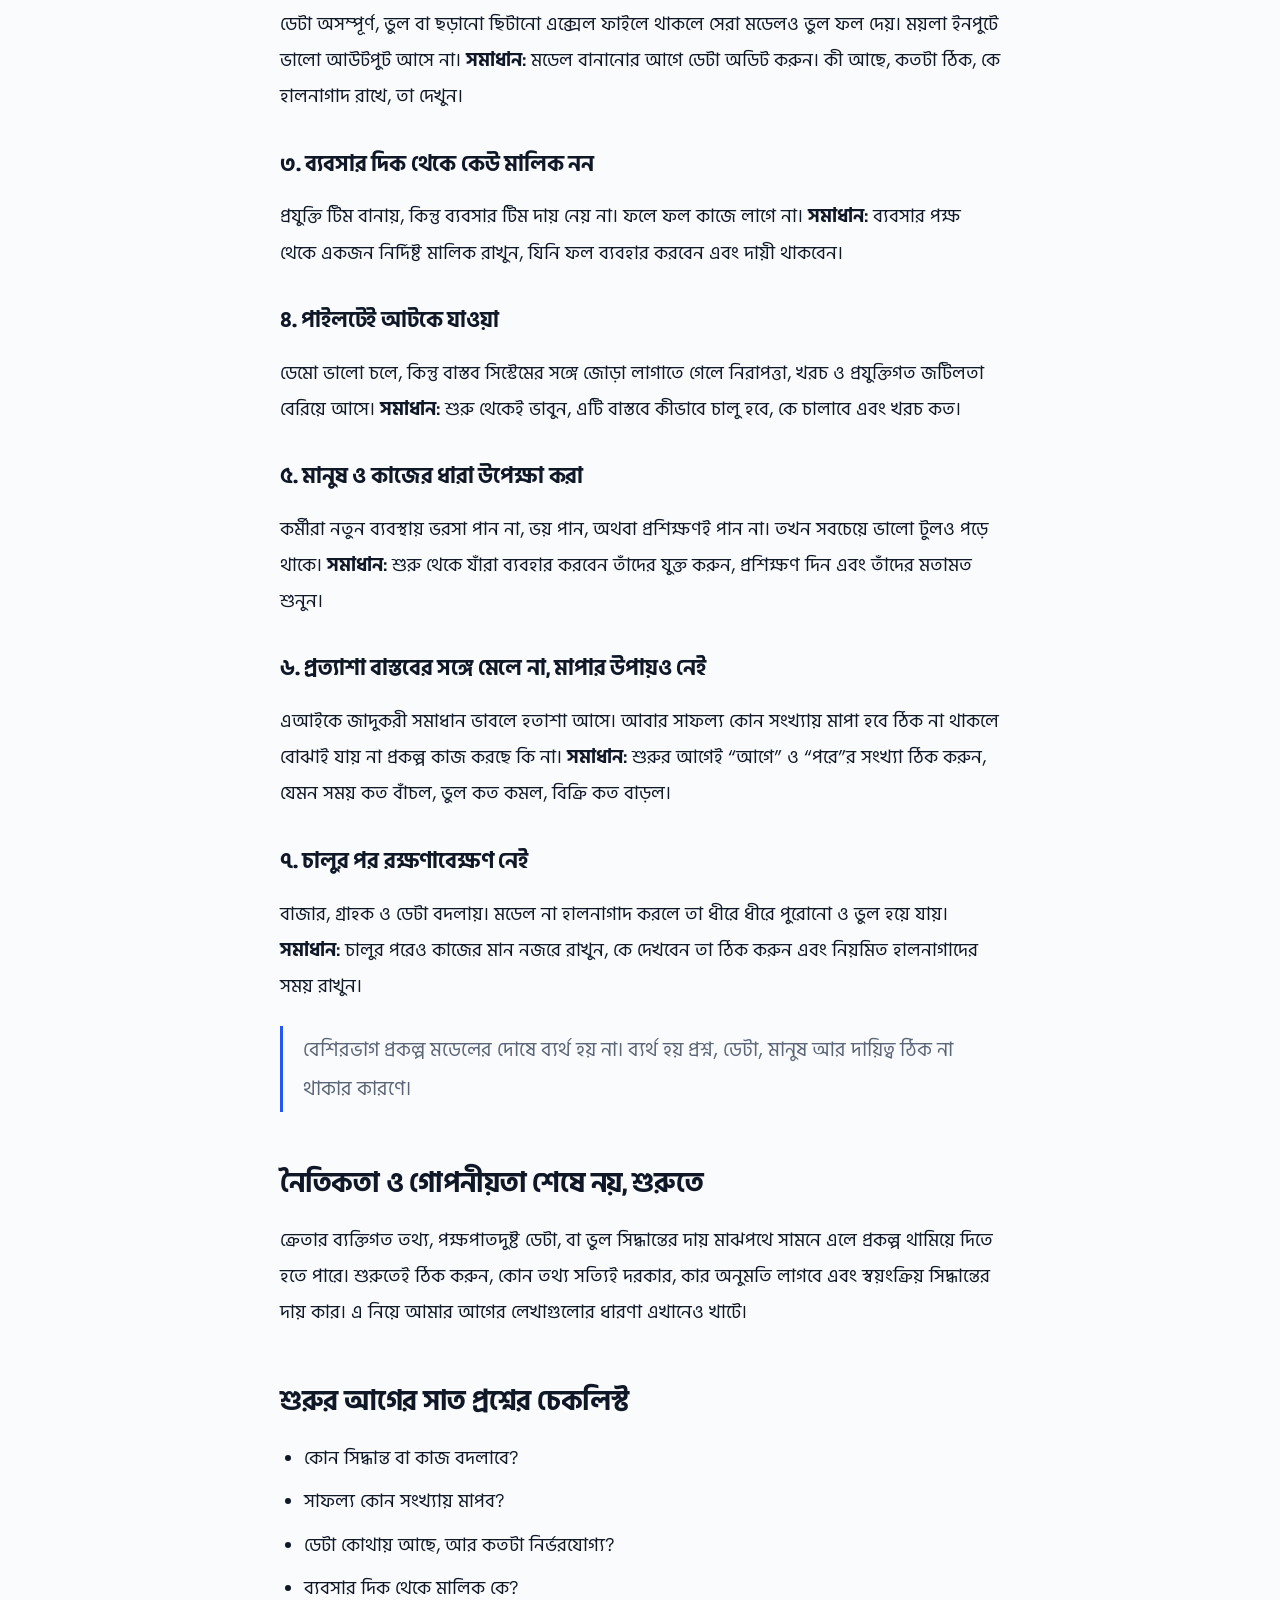
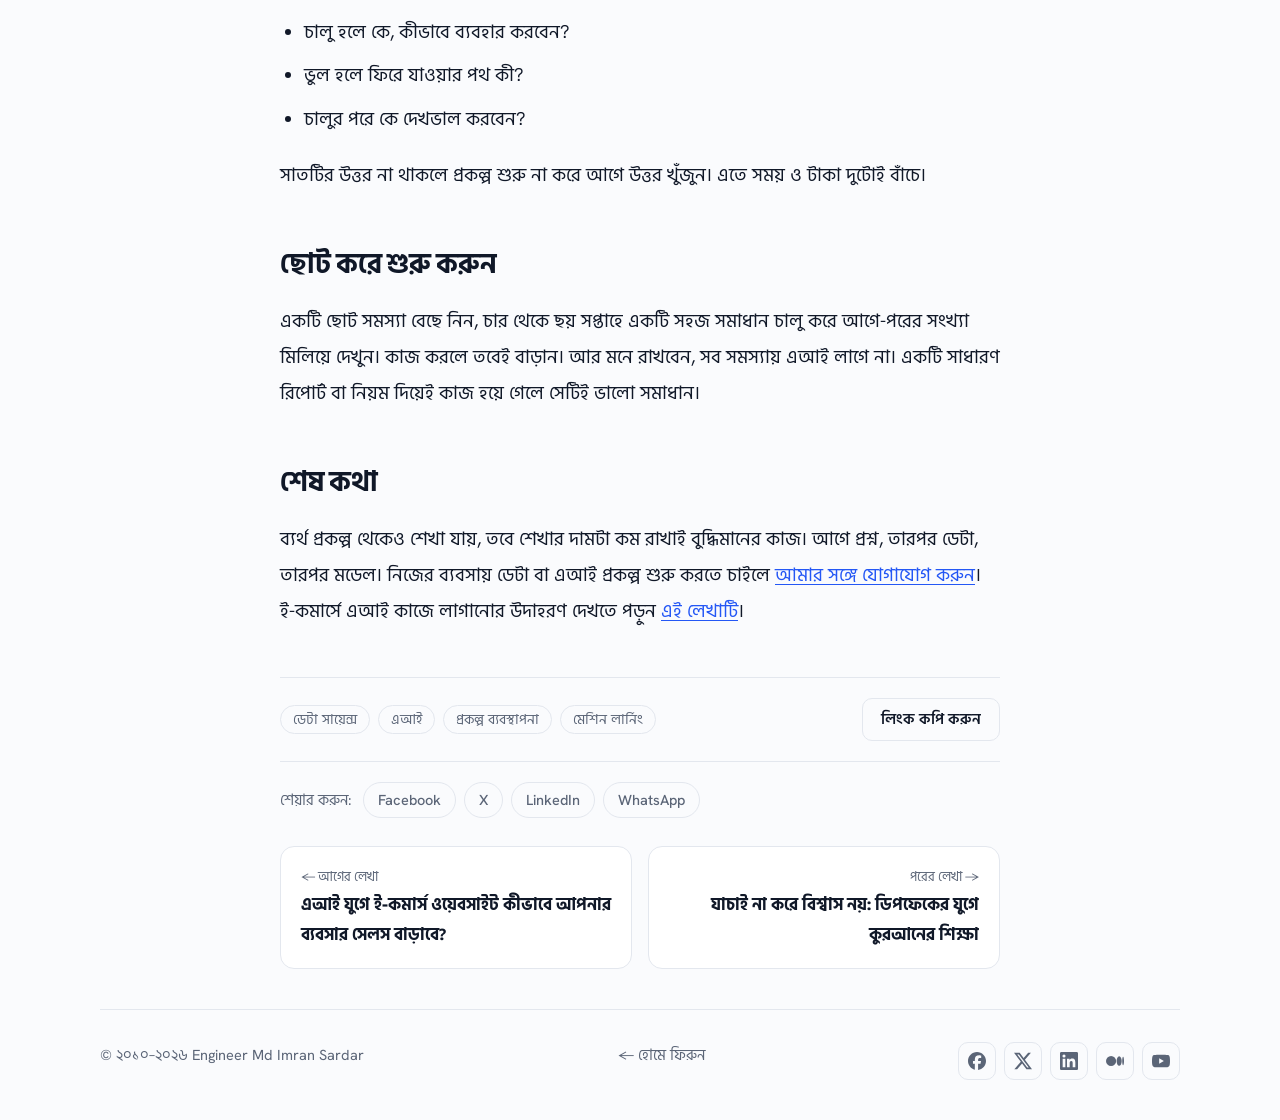
<file: why-data-ai-projects-fail.html>
<!doctype html>
<html lang="bn">
<head>
<meta charset="utf-8">
<meta name="viewport" content="width=device-width, initial-scale=1, viewport-fit=cover">
<meta name="claude:viewport-fit-sides" content="cover">
<title>কেন বেশিরভাগ ডেটা ও এআই প্রকল্প ব্যর্থ হয়? | ImranX</title>
<meta name="description" content="ডেটা ও এআই প্রকল্প ব্যর্থ হওয়ার সাতটি সাধারণ কারণ এবং ব্যর্থতা এড়ানোর সহজ একটি চেকলিস্ট।">
<!-- ===== POST SEO: for every new post, update title, description, canonical, og:url, og:title, og:description, og:image, article:published_time and the JSON-LD (headline, description, image, dates, url) ===== -->
<link rel="canonical" href="https://imranx.com/why-data-ai-projects-fail">
<meta name="robots" content="index,follow,max-image-preview:large">
<meta property="og:type" content="article">
<meta property="og:site_name" content="ImranX">
<meta property="og:locale" content="bn_BD">
<meta property="og:title" content="কেন বেশিরভাগ ডেটা ও এআই প্রকল্প ব্যর্থ হয়?">
<meta property="og:description" content="ডেটা ও এআই প্রকল্প ব্যর্থ হওয়ার সাতটি সাধারণ কারণ এবং ব্যর্থতা এড়ানোর সহজ একটি চেকলিস্ট।">
<meta property="og:url" content="https://imranx.com/why-data-ai-projects-fail">
<meta property="og:image" content="https://imranx.com/images/blog/why-data-ai-projects-fail.jpg">
<meta property="article:published_time" content="2026-10-16">
<meta property="article:author" content="Md Imran Sardar">
<meta name="twitter:card" content="summary_large_image">
<link rel="icon" href="favicon.svg" type="image/svg+xml">
<link rel="icon" href="favicon.ico" sizes="48x48">
<link rel="icon" href="favicon-48.png" type="image/png" sizes="48x48">
<link rel="apple-touch-icon" href="apple-touch-icon.png">
<link rel="manifest" href="site.webmanifest">
<meta name="theme-color" content="#2457f5">
<script type="application/ld+json">
{
  "@context": "https://schema.org",
  "@type": "BlogPosting",
  "headline": "কেন বেশিরভাগ ডেটা ও এআই প্রকল্প ব্যর্থ হয়?",
  "description": "ডেটা ও এআই প্রকল্প ব্যর্থ হওয়ার সাতটি সাধারণ কারণ এবং ব্যর্থতা এড়ানোর সহজ একটি চেকলিস্ট।",
  "image": "https://imranx.com/images/blog/why-data-ai-projects-fail.jpg",
  "datePublished": "2024-10-19",
  "dateModified": "2024-10-19",
  "inLanguage": "bn",
  "keywords": "ডেটা সায়েন্স, এআই, প্রকল্প ব্যবস্থাপনা, মেশিন লার্নিং",
  "wordCount": 583,
  "author": {
    "@id": "https://imranx.com/#person"
  },
  "publisher": {
    "@id": "https://imranx.com/#person"
  },
  "mainEntityOfPage": {
    "@type": "WebPage",
    "@id": "https://imranx.com/why-data-ai-projects-fail"
  }
}
</script>
<script type="application/ld+json">
{
  "@context": "https://schema.org",
  "@type": "BreadcrumbList",
  "itemListElement": [
    {
      "@type": "ListItem",
      "position": 1,
      "name": "Home",
      "item": "https://imranx.com/"
    },
    {
      "@type": "ListItem",
      "position": 2,
      "name": "Blog",
      "item": "https://imranx.com/blog"
    },
    {
      "@type": "ListItem",
      "position": 3,
      "name": "কেন বেশিরভাগ ডেটা ও এআই প্রকল্প ব্যর্থ হয়?",
      "item": "https://imranx.com/why-data-ai-projects-fail"
    }
  ]
}
</script>
<link rel="preconnect" href="https://fonts.googleapis.com">
<link rel="preconnect" href="https://fonts.gstatic.com" crossorigin>
<link rel="stylesheet" href="https://fonts.googleapis.com/css2?family=Bricolage+Grotesque:opsz,wght@12..96,500;12..96,700&family=Hanken+Grotesk:wght@400;500;600&family=Hind+Siliguri:wght@400;500;600;700&family=JetBrains+Mono:wght@400;500&display=swap">
<link rel="stylesheet" href="style.css">
</head>
<body>
<div class="progress" id="progress" aria-hidden="true"></div>
<div class="wrap">
<header class="top">
  <div class="bar">
    <a class="brand" href="index.html">Imran<span>X</span></a>
    <nav id="nav" aria-label="Primary">
      <ul>
        <li><a href="index.html#about">About</a></li>
        <li><a href="index.html#education">Education</a></li>
        <li><a href="index.html#experience">Experience</a></li>
        <li><a href="index.html#services">Services</a></li>
        <li><a href="index.html#work">Work</a></li>
        <li><a href="index.html#gallery">Gallery</a></li>
        <li><a href="blog.html" aria-current="page">Blog</a></li>
        <li><a href="index.html#contact">Contact</a></li>
      </ul>
    </nav>
    <div class="actions">
      <button class="icon-btn" id="themeBtn" type="button" aria-label="থিম পরিবর্তন করুন">◐</button>
      <button class="icon-btn" id="menuBtn" type="button" aria-label="মেনু খুলুন" aria-expanded="false" aria-controls="nav">☰</button>
    </div>
  </div>
</header>

<main>
<article class="post">
  <a class="crumb" href="blog.html">← সব লেখা</a>

  <!-- 1. POST HEADER: category, title, lead sentence, date, reading time -->
  <header class="post-head">
    <p class="post-meta"><span class="cat">ডেটা সায়েন্স</span></p>
    <h1>কেন বেশিরভাগ ডেটা ও এআই প্রকল্প ব্যর্থ হয়?</h1>
    <p class="lead">মডেল খারাপ হওয়ার চেয়ে বেশি ঘটে সমস্যাটাই ঠিকমতো না বোঝা। ব্যর্থতার কারণ বেশিরভাগই প্রযুক্তির বাইরে।</p>
    <p class="post-meta" style="margin-top:16px">
      <span>মোঃ ইমরান সরদার</span>
      <time datetime="2024-10-19">১৯ অক্টোবর ২০২৪</time>
      <span>পড়তে ৬ মিনিট</span>
    </p>
  </header>

  <!-- FEATURE IMAGE: put your image in images/blog/ and change the file name below. Remove this line for a post without one. -->
  <img class="feature" src="images/blog/why-data-ai-projects-fail.jpg" alt="কেন বেশিরভাগ ডেটা ও এআই প্রকল্প ব্যর্থ হয়?" width="1280" height="720" onerror="this.remove()">

  <!-- 2. POST BODY: write your content inside .prose using the elements below -->
  <div class="prose">
    <p>একটি ই-কমার্স কোম্পানি ছয় মাস ধরে বিক্রির পূর্বাভাস দেওয়ার একটি মডেল বানাল। ডেমোতে সবাই খুশি, হাততালি পড়ল। কিন্তু কয়েক মাস পরে দেখা গেল, কেউ মডেলটি ব্যবহার করছে না। কারণ শুরুতে কেউ জিজ্ঞেস করেনি, এই পূর্বাভাস দিয়ে কোন সিদ্ধান্ত বদলাবে? (উদাহরণটি কাল্পনিক, তবে এমন গল্প অনেক জায়গায় শোনা যায়।)</p>
    <p>বিভিন্ন সমীক্ষা ও শিল্প-প্রতিবেদনে বলা হয়, বহু ডেটা ও এআই প্রকল্প প্রত্যাশা পূরণ করতে পারে না। সংখ্যাটা উৎসভেদে আলাদা, তাই আমি কোনো নির্দিষ্ট শতাংশ বলছি না। কিন্তু কারণগুলো বারবার প্রায় একই, আর তার বেশিরভাগই প্রযুক্তির বাইরে।</p>

    <h2>ব্যর্থতার সাতটি সাধারণ কারণ</h2>

    <h3>১. সমস্যাটি স্পষ্ট নয়</h3>
    <p>“আমরা এআই দিয়ে কিছু করব” একটি লক্ষ্য নয়। কোন সমস্যা মেটাবে, কোন কাজ বা সিদ্ধান্ত বদলাবে, তা না জানলে প্রকল্প দিক হারায়। <strong>সমাধান:</strong> এক বাক্যে লিখুন, “এই কাজটি এভাবে বদলালে আমাদের এই সুবিধা হবে।”</p>

    <h3>২. ডেটা নেই, বা ডেটার মান খারাপ</h3>
    <p>ডেটা অসম্পূর্ণ, ভুল বা ছড়ানো ছিটানো এক্সেল ফাইলে থাকলে সেরা মডেলও ভুল ফল দেয়। ময়লা ইনপুটে ভালো আউটপুট আসে না। <strong>সমাধান:</strong> মডেল বানানোর আগে ডেটা অডিট করুন। কী আছে, কতটা ঠিক, কে হালনাগাদ রাখে, তা দেখুন।</p>

    <h3>৩. ব্যবসার দিক থেকে কেউ মালিক নন</h3>
    <p>প্রযুক্তি টিম বানায়, কিন্তু ব্যবসার টিম দায় নেয় না। ফলে ফল কাজে লাগে না। <strong>সমাধান:</strong> ব্যবসার পক্ষ থেকে একজন নির্দিষ্ট মালিক রাখুন, যিনি ফল ব্যবহার করবেন এবং দায়ী থাকবেন।</p>

    <h3>৪. পাইলটেই আটকে যাওয়া</h3>
    <p>ডেমো ভালো চলে, কিন্তু বাস্তব সিস্টেমের সঙ্গে জোড়া লাগাতে গেলে নিরাপত্তা, খরচ ও প্রযুক্তিগত জটিলতা বেরিয়ে আসে। <strong>সমাধান:</strong> শুরু থেকেই ভাবুন, এটি বাস্তবে কীভাবে চালু হবে, কে চালাবে এবং খরচ কত।</p>

    <h3>৫. মানুষ ও কাজের ধারা উপেক্ষা করা</h3>
    <p>কর্মীরা নতুন ব্যবস্থায় ভরসা পান না, ভয় পান, অথবা প্রশিক্ষণই পান না। তখন সবচেয়ে ভালো টুলও পড়ে থাকে। <strong>সমাধান:</strong> শুরু থেকে যাঁরা ব্যবহার করবেন তাঁদের যুক্ত করুন, প্রশিক্ষণ দিন এবং তাঁদের মতামত শুনুন।</p>

    <h3>৬. প্রত্যাশা বাস্তবের সঙ্গে মেলে না, মাপার উপায়ও নেই</h3>
    <p>এআইকে জাদুকরী সমাধান ভাবলে হতাশা আসে। আবার সাফল্য কোন সংখ্যায় মাপা হবে ঠিক না থাকলে বোঝাই যায় না প্রকল্প কাজ করছে কি না। <strong>সমাধান:</strong> শুরুর আগেই “আগে” ও “পরে”র সংখ্যা ঠিক করুন, যেমন সময় কত বাঁচল, ভুল কত কমল, বিক্রি কত বাড়ল।</p>

    <h3>৭. চালুর পর রক্ষণাবেক্ষণ নেই</h3>
    <p>বাজার, গ্রাহক ও ডেটা বদলায়। মডেল না হালনাগাদ করলে তা ধীরে ধীরে পুরোনো ও ভুল হয়ে যায়। <strong>সমাধান:</strong> চালুর পরেও কাজের মান নজরে রাখুন, কে দেখবেন তা ঠিক করুন এবং নিয়মিত হালনাগাদের সময় রাখুন।</p>

    <blockquote>বেশিরভাগ প্রকল্প মডেলের দোষে ব্যর্থ হয় না। ব্যর্থ হয় প্রশ্ন, ডেটা, মানুষ আর দায়িত্ব ঠিক না থাকার কারণে।</blockquote>

    <h2>নৈতিকতা ও গোপনীয়তা শেষে নয়, শুরুতে</h2>
    <p>ক্রেতার ব্যক্তিগত তথ্য, পক্ষপাতদুষ্ট ডেটা, বা ভুল সিদ্ধান্তের দায় মাঝপথে সামনে এলে প্রকল্প থামিয়ে দিতে হতে পারে। শুরুতেই ঠিক করুন, কোন তথ্য সত্যিই দরকার, কার অনুমতি লাগবে এবং স্বয়ংক্রিয় সিদ্ধান্তের দায় কার। এ নিয়ে আমার আগের লেখাগুলোর ধারণা এখানেও খাটে।</p>

    <h2>শুরুর আগের সাত প্রশ্নের চেকলিস্ট</h2>
    <ul>
      <li>কোন সিদ্ধান্ত বা কাজ বদলাবে?</li>
      <li>সাফল্য কোন সংখ্যায় মাপব?</li>
      <li>ডেটা কোথায় আছে, আর কতটা নির্ভরযোগ্য?</li>
      <li>ব্যবসার দিক থেকে মালিক কে?</li>
      <li>চালু হলে কে, কীভাবে ব্যবহার করবেন?</li>
      <li>ভুল হলে ফিরে যাওয়ার পথ কী?</li>
      <li>চালুর পরে কে দেখভাল করবেন?</li>
    </ul>
    <p>সাতটির উত্তর না থাকলে প্রকল্প শুরু না করে আগে উত্তর খুঁজুন। এতে সময় ও টাকা দুটোই বাঁচে।</p>

    <h2>ছোট করে শুরু করুন</h2>
    <p>একটি ছোট সমস্যা বেছে নিন, চার থেকে ছয় সপ্তাহে একটি সহজ সমাধান চালু করে আগে-পরের সংখ্যা মিলিয়ে দেখুন। কাজ করলে তবেই বাড়ান। আর মনে রাখবেন, সব সমস্যায় এআই লাগে না। একটি সাধারণ রিপোর্ট বা নিয়ম দিয়েই কাজ হয়ে গেলে সেটিই ভালো সমাধান।</p>

    <h2>শেষ কথা</h2>
    <p>ব্যর্থ প্রকল্প থেকেও শেখা যায়, তবে শেখার দামটা কম রাখাই বুদ্ধিমানের কাজ। আগে প্রশ্ন, তারপর ডেটা, তারপর মডেল। নিজের ব্যবসায় ডেটা বা এআই প্রকল্প শুরু করতে চাইলে <a href="index.html#contact">আমার সঙ্গে যোগাযোগ করুন</a>। ই-কমার্সে এআই কাজে লাগানোর উদাহরণ দেখতে পড়ুন <a href="ai-ecommerce-website-sales.html">এই লেখাটি</a>।</p>
  </div>

  <!-- 3. POST FOOTER: tags and copy-link -->
  <div class="post-foot">
    <div class="tags"><span>ডেটা সায়েন্স</span><span>এআই</span><span>প্রকল্প ব্যবস্থাপনা</span><span>মেশিন লার্নিং</span></div>
    <button class="btn ghost" id="copyLink" type="button">লিংক কপি করুন</button>
  </div>
  <div class="share" id="share" style="margin-top:20px"><span class="lbl">শেয়ার করুন:</span></div>

  <!-- COMMENTS: appear after you fill SITE.giscus in site.js -->
  <section id="comments" hidden><h2>মন্তব্য</h2></section>

  <!-- 4. PREVIOUS / NEXT -->
  <nav class="pn" aria-label="আরও লেখা">
    <a class="prev" href="ai-ecommerce-website-sales.html"><small>← আগের লেখা</small><b>এআই যুগে ই-কমার্স ওয়েবসাইট কীভাবে আপনার ব্যবসার সেলস বাড়াবে?</b></a>
    <a class="next" href="quran-verify-news-deepfake.html"><small>পরের লেখা →</small><b>যাচাই না করে বিশ্বাস নয়: ডিপফেকের যুগে কুরআনের শিক্ষা</b></a>
  </nav>
</article>
</main>

<footer>
  <span>© ২০২৬ Engineer Md Imran Sardar</span>
  <div class="social" data-social></div>
  <span><a href="index.html">← হোমে ফিরুন</a></span>
</footer>
</div>
<script src="site.js"></script>
</body>
</html>
</file>
<file: style.css>
/* Shared styles for blog.html and post.html. Same tokens as the homepage. */
:root {
  --bg: #fafbfd; --surface: #ffffff; --ink: #101828; --muted: #5b6577;
  --line: #e3e7ee; --accent: #2457f5; --accent-ink: #ffffff; --accent-soft: #e8eefe;
  --font-display: "Bricolage Grotesque", "Hind Siliguri", "Segoe UI", system-ui, sans-serif;
  --font-body: "Hanken Grotesk", "Hind Siliguri", "Noto Sans Bengali", "Segoe UI", system-ui, sans-serif;
  --font-mono: "JetBrains Mono", ui-monospace, Menlo, monospace;
}
@media (prefers-color-scheme: dark) {
  :root:not([data-theme="light"]) {
    --bg: #0b0f17; --surface: #121826; --ink: #eef1f7; --muted: #98a2b5;
    --line: #232b3b; --accent: #6b93ff; --accent-ink: #0b0f17; --accent-soft: #17213d;
    color-scheme: dark;
  }
}
:root[data-theme="dark"] {
  --bg: #0b0f17; --surface: #121826; --ink: #eef1f7; --muted: #98a2b5;
  --line: #232b3b; --accent: #6b93ff; --accent-ink: #0b0f17; --accent-soft: #17213d;
  color-scheme: dark;
}
* { box-sizing: border-box; }
html { scroll-behavior: smooth; scroll-padding-top: 76px; }
body {
  margin: 0; background: var(--bg); color: var(--ink);
  font-family: var(--font-body); font-size: 17px; line-height: 1.8;
  padding-left: max(16px, env(safe-area-inset-left, 0px));
  padding-right: max(16px, env(safe-area-inset-right, 0px));
}
a { color: inherit; }
:focus-visible { outline: 2px solid var(--accent); outline-offset: 3px; border-radius: 4px; }
h1, h2, h3 { font-family: var(--font-display); line-height: 1.3; letter-spacing: -0.01em; margin: 0; text-wrap: balance; }
p { margin: 0; }
.wrap { max-width: 1080px; margin: 0 auto; }
.eyebrow { font-family: var(--font-mono); font-size: 12px; letter-spacing: 0.14em; text-transform: uppercase; color: var(--accent); }

/* header */
header.top { position: sticky; top: env(safe-area-inset-top, 0px); z-index: 20; background: color-mix(in srgb, var(--bg) 88%, transparent); backdrop-filter: blur(10px); border-bottom: 1px solid var(--line); margin-inline: calc(-1 * max(16px, env(safe-area-inset-left, 0px))); padding-inline: max(16px, env(safe-area-inset-left, 0px)); }
.bar { display: flex; align-items: center; justify-content: space-between; height: 64px; gap: 16px; }
.brand { font-family: var(--font-display); font-weight: 700; font-size: 20px; text-decoration: none; }
.brand span { color: var(--accent); }
#nav ul { display: flex; gap: 4px; list-style: none; margin: 0; padding: 0; }
#nav a { display: block; padding: 6px 12px; border-radius: 8px; text-decoration: none; font-size: 15px; font-weight: 500; color: var(--muted); line-height: 1.6; }
#nav a:hover, #nav a.on, #nav a[aria-current="page"] { color: var(--ink); background: var(--accent-soft); }
.actions { display: flex; align-items: center; gap: 8px; }
.btn { display: inline-flex; align-items: center; justify-content: center; gap: 8px; padding: 9px 18px; border-radius: 10px; font: 600 15px var(--font-body); text-decoration: none; border: 1px solid transparent; cursor: pointer; background: var(--accent); color: var(--accent-ink); line-height: 1.5; }
.btn:hover { opacity: .92; }
.btn.ghost { background: transparent; color: var(--ink); border-color: var(--line); }
.btn.ghost:hover { background: var(--accent-soft); }
.icon-btn { width: 40px; height: 40px; padding: 0; border-radius: 10px; border: 1px solid var(--line); background: transparent; color: var(--ink); cursor: pointer; display: inline-grid; place-items: center; font-size: 16px; line-height: 1; }
.icon-btn:hover { background: var(--accent-soft); }
#menuBtn { display: none; }
@media (max-width: 1000px) {
  #menuBtn { display: inline-grid; }
  .hide-sm { display: none; }
  #nav { position: absolute; left: 0; right: 0; top: 64px; background: var(--bg); border-bottom: 1px solid var(--line); padding: 8px max(16px, env(safe-area-inset-left, 0px)) 16px; display: none; }
  #nav.open { display: block; }
  #nav ul { flex-direction: column; }
}

/* blog index */
.blog-head { padding-block: 64px 32px; }
.blog-head h1 { font-size: clamp(34px, 5.5vw, 56px); margin-top: 12px; }
.blog-head p { color: var(--muted); max-width: 52ch; margin-top: 12px; }
.tools { display: flex; flex-wrap: wrap; gap: 16px; align-items: center; justify-content: space-between; padding-block: 16px 28px; border-bottom: 1px solid var(--line); }
.chips { display: flex; flex-wrap: wrap; gap: 8px; }
.chip { font: 500 14.5px var(--font-body); padding: 5px 14px; border-radius: 99px; border: 1px solid var(--line); background: transparent; color: var(--muted); cursor: pointer; line-height: 1.7; }
.chip:hover { color: var(--ink); }
.chip[aria-pressed="true"] { background: var(--accent); border-color: var(--accent); color: var(--accent-ink); }
.search { font: 400 16px var(--font-body); color: var(--ink); background: var(--surface); border: 1px solid var(--line); border-radius: 10px; padding: 9px 14px; width: min(100%, 280px); }
.search:focus { outline: 2px solid var(--accent); outline-offset: 1px; border-color: var(--accent); }
.list { display: grid; gap: 0; padding-bottom: 72px; }
.row { display: grid; grid-template-columns: 150px 1fr auto; gap: 8px 32px; align-items: start; padding-block: 28px; border-bottom: 1px solid var(--line); text-decoration: none; }
.row > * { min-width: 0; }
.row .date { font-family: var(--font-mono); font-size: 13px; color: var(--muted); padding-top: 6px; }
.row h2 { font-size: 24px; }
.row:hover h2 { color: var(--accent); }
.row p { color: var(--muted); font-size: 16px; margin-top: 8px; max-width: 62ch; }
.row .cat { font-size: 13px; padding: 2px 12px; border-radius: 99px; background: var(--accent-soft); color: var(--accent); align-self: start; margin-top: 4px; }
.empty { color: var(--muted); padding-block: 40px; }
@media (max-width: 700px) {
  .row { grid-template-columns: 1fr; gap: 6px; padding-block: 22px; }
  .row .date { padding-top: 0; }
  .row .cat { justify-self: start; order: -1; }
}

/* post */
.progress { position: fixed; top: env(safe-area-inset-top, 0px); left: 0; height: 3px; width: 0; background: var(--accent); z-index: 30; }
article.post { max-width: 720px; margin: 0 auto; padding-block: 56px 40px; }
.crumb { font-size: 14.5px; color: var(--muted); text-decoration: none; }
.crumb:hover { color: var(--accent); }
.post-head { margin-block: 20px 36px; padding-bottom: 28px; border-bottom: 1px solid var(--line); }
.post-head h1 { font-size: clamp(30px, 5vw, 46px); margin-block: 14px 16px; }
.post-meta { display: flex; flex-wrap: wrap; gap: 6px 18px; font-size: 14.5px; color: var(--muted); }
.post-meta .cat { color: var(--accent); font-weight: 600; }
.lead { font-size: 20px; color: var(--muted); margin-top: 6px; }
.prose { font-size: 18.5px; line-height: 1.95; }
.prose > * + * { margin-top: 1.1em; }
.prose h2 { font-size: 28px; margin-top: 1.9em; }
.prose h3 { font-size: 22px; margin-top: 1.6em; }
.prose a { color: var(--accent); text-underline-offset: 3px; }
.prose ul, .prose ol { padding-left: 1.3em; }
.prose li + li { margin-top: .4em; }
.prose blockquote { margin-inline: 0; padding: 4px 0 4px 20px; border-left: 3px solid var(--accent); color: var(--muted); font-size: 20px; }
.prose figure { margin-inline: 0; }
.prose figure .ph { aspect-ratio: 16 / 9; max-width: 100%; border-radius: 14px; background: var(--accent-soft); border: 1px solid var(--line); display: grid; place-items: center; color: var(--accent); font-family: var(--font-mono); font-size: 12px; letter-spacing: .12em; }
.prose img { border-radius: 14px; display: block; }
.prose figcaption { font-size: 14.5px; color: var(--muted); margin-top: 8px; text-align: center; }
.prose code { font-family: var(--font-mono); font-size: .88em; background: var(--accent-soft); padding: 2px 6px; border-radius: 6px; }
.prose pre { overflow-x: auto; background: var(--surface); border: 1px solid var(--line); border-radius: 12px; padding: 16px; line-height: 1.6; }
.prose pre code { background: none; padding: 0; }
.post-foot { display: flex; flex-wrap: wrap; justify-content: space-between; align-items: center; gap: 12px; margin-top: 48px; padding-block: 20px; border-block: 1px solid var(--line); }
.tags { display: flex; flex-wrap: wrap; gap: 8px; }
.tags span { font-size: 13.5px; padding: 1px 12px; border-radius: 99px; border: 1px solid var(--line); color: var(--muted); }
.pn { display: grid; grid-template-columns: 1fr 1fr; gap: 16px; margin-top: 28px; }
.pn a { display: block; padding: 18px 20px; border: 1px solid var(--line); border-radius: 14px; background: var(--surface); text-decoration: none; min-width: 0; }
.pn a:hover { border-color: var(--accent); }
.pn small { display: block; font-size: 13px; color: var(--muted); }
.pn b { font-family: var(--font-display); font-size: 17px; line-height: 1.5; }
.pn a.next { text-align: right; }
@media (max-width: 560px) { .pn { grid-template-columns: 1fr; } .pn a.next { text-align: left; } .prose { font-size: 17.5px; } }

footer { border-top: 1px solid var(--line); padding-block: 32px 40px; display: flex; flex-wrap: wrap; justify-content: space-between; gap: 12px 24px; color: var(--muted); font-size: 14.5px; }
footer a { text-decoration: none; }
footer a:hover { color: var(--accent); }
@media (prefers-reduced-motion: reduce) { html { scroll-behavior: auto; } }

/* social icons, share, comments, language chips */
.social { display: flex; flex-wrap: wrap; gap: 8px; }
.soc { width: 38px; height: 38px; border-radius: 10px; border: 1px solid var(--line); display: inline-grid; place-items: center; color: var(--muted); text-decoration: none; background: transparent; }
.soc:hover { color: var(--accent); border-color: var(--accent); background: var(--accent-soft); }
.share { display: flex; flex-wrap: wrap; align-items: center; gap: 8px; }
.share .lbl { font-size: 14.5px; color: var(--muted); margin-right: 4px; }
.share a.chip { text-decoration: none; display: inline-block; }
#comments { margin-top: 40px; }
#comments h2 { font-size: 24px; margin-bottom: 16px; }
.chips.lang { margin-left: 0; }
footer .social { order: 2; }

/* feature images */
.feature { display: block; width: 100%; height: auto; aspect-ratio: 16 / 9; object-fit: cover; border-radius: 16px; border: 1px solid var(--line); margin-bottom: 36px; background: var(--accent-soft); }
.row .fi { display: block; width: 100%; height: auto; max-width: 420px; aspect-ratio: 16 / 9; object-fit: cover; border-radius: 12px; border: 1px solid var(--line); margin-bottom: 14px; background: var(--accent-soft); }
.post .thumb img { width: 100%; height: 100%; object-fit: cover; display: block; }
.post .thumb { overflow: hidden; }

/* hidden attribute must win over component display rules */
[hidden] { display: none !important; }
.post .thumb { position: relative; }
.post .thumb img { position: absolute; inset: 0; }

/* blog list: thumbnail beside the text on desktop, full width above it on phones */
.row > div:has(> .fi) { display: grid; grid-template-columns: 240px minmax(0, 1fr); column-gap: 24px; align-items: start; }
.row > div:has(> .fi) .fi { grid-row: 1 / span 2; max-width: none; margin-bottom: 0; }
.row > div:has(> .fi) h2, .row > div:has(> .fi) p { grid-column: 2; }
.row > div:has(> .fi) p { margin-top: 8px; }
@media (max-width: 700px) {
  .row > div:has(> .fi) { display: block; }
  .row > div:has(> .fi) .fi { margin-bottom: 14px; }
}
</file>
